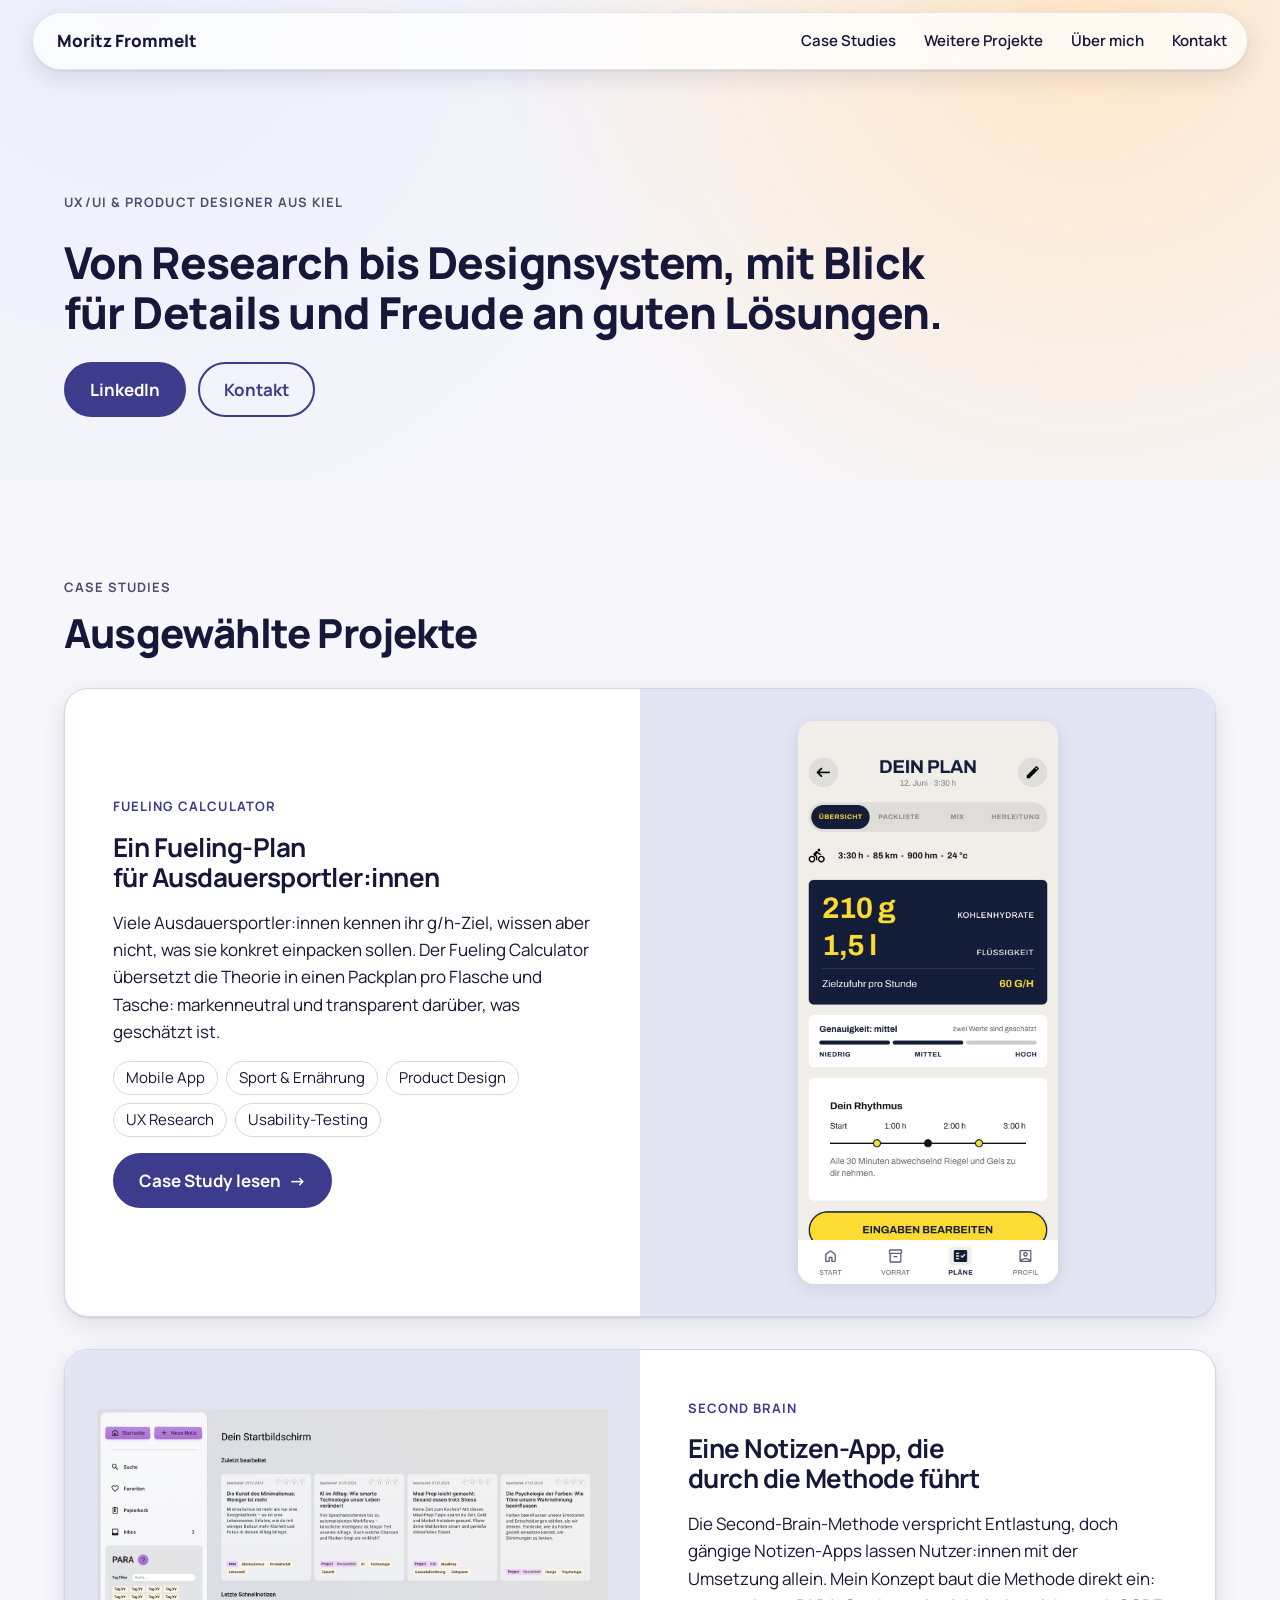
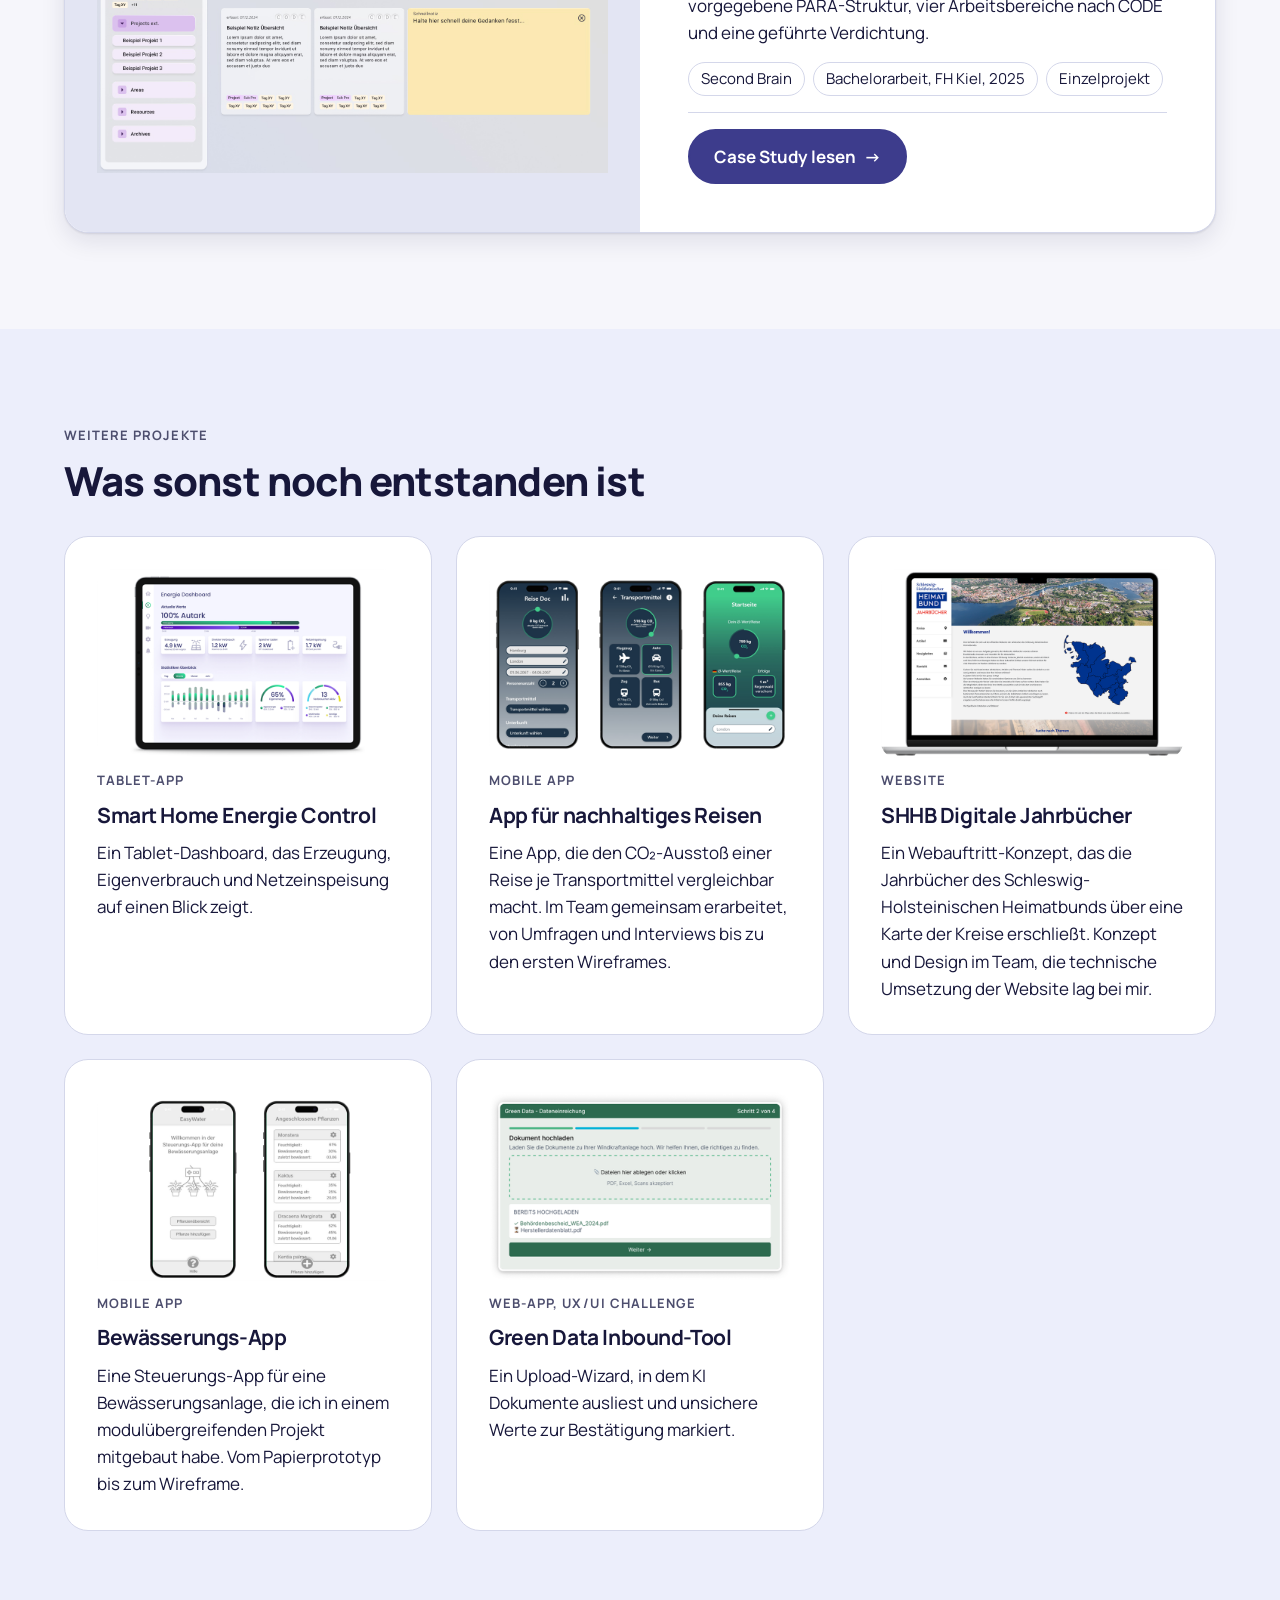
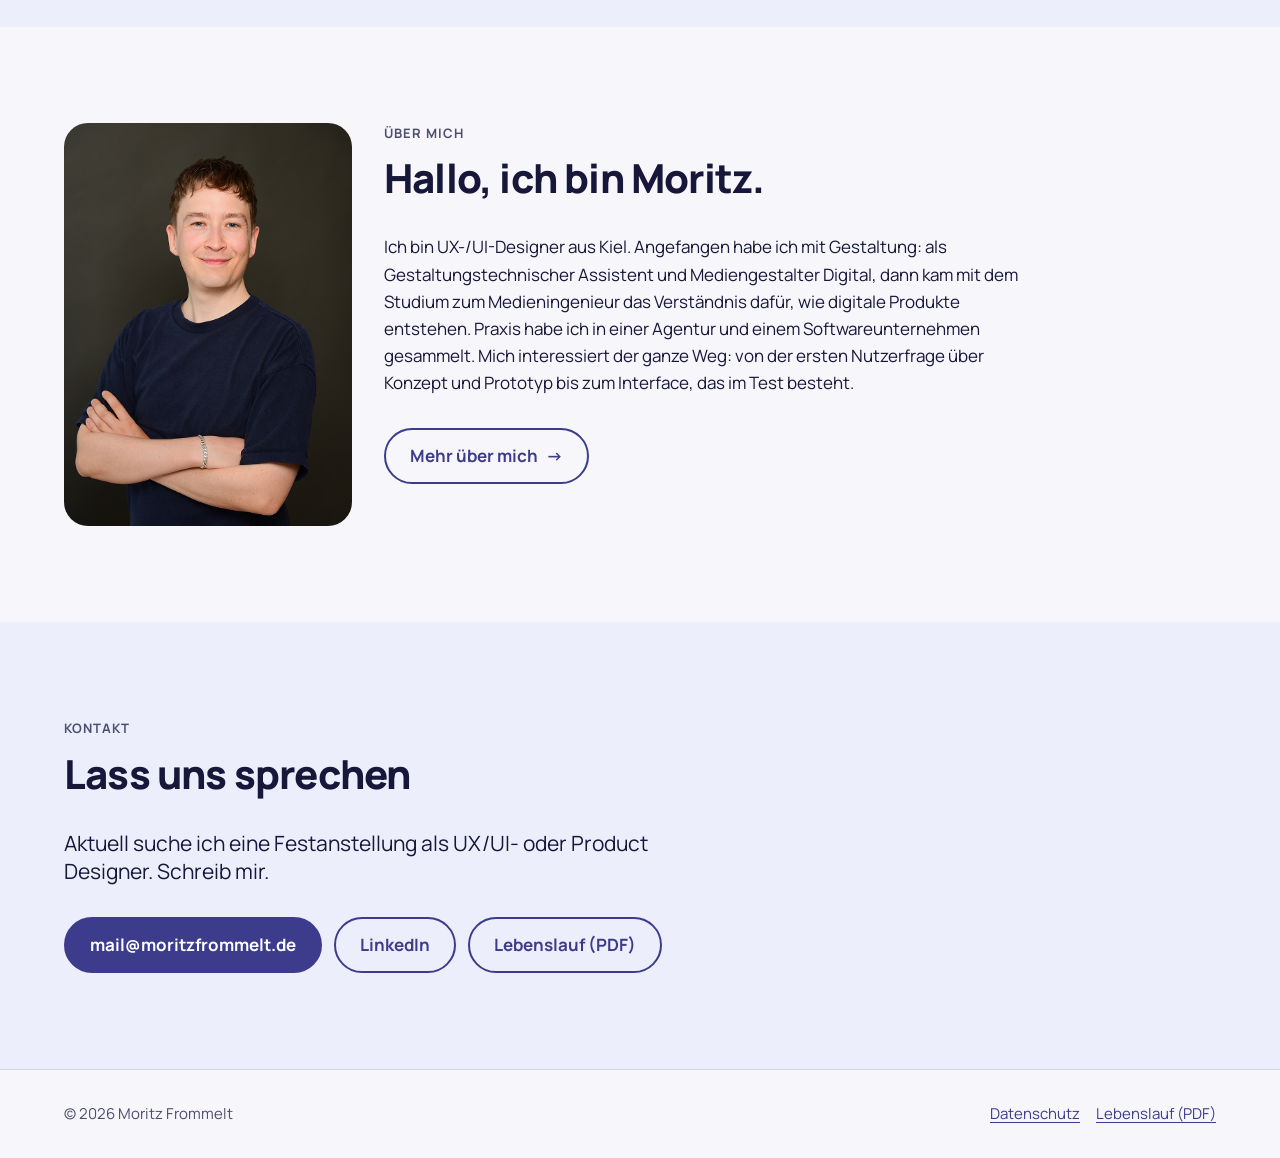
<file: index.html>
<!doctype html>
<html lang="de">
<head>
  <meta charset="utf-8">
  <meta name="viewport" content="width=device-width, initial-scale=1">
  <meta name="robots" content="noindex, nofollow">
  <title>UX/UI & Product Designer aus Kiel</title>
  <meta name="description" content="Portfolio von Moritz Frommelt, UX/UI- und Product Designer aus Kiel: Case Study Fueling Calculator, Bachelorarbeit Second Brain und weitere Arbeiten.">
  <link rel="stylesheet" href="style.css">
</head>
<body>
  <a class="skip-link" href="#inhalt">Zum Inhalt springen</a>

  <!-- S1 · Kopfzeile -->
  <div class="hero-zone">
  <header class="site-header">
    <div class="site-header__bar">
      <a class="site-header__name" href="index.html">Moritz Frommelt</a>
      <nav class="site-nav" aria-label="Hauptnavigation">
        <ul>
          <li><a href="#cases">Case Studies</a></li>
          <li><a href="#weitere-projekte">Weitere Projekte</a></li>
          <li><a href="ueber-mich.html">Über mich</a></li>
          <li><a href="#kontakt">Kontakt</a></li>
        </ul>
      </nav>
    </div>
  </header>

    <!-- S2 · Einstieg -->
    <section class="hero" aria-labelledby="hero-titel">
      <div class="container hero__inner">
        <span class="eyebrow">UX/UI &amp; Product Designer aus Kiel</span>
        <h1 id="hero-titel">Von Research bis Designsystem, mit Blick für Details und Freude an guten Lösungen.</h1>
        <div class="hero__actions">
          <a class="button button--primary" href="https://www.linkedin.com/in/moritzfrommelt" target="_blank" rel="noopener">LinkedIn</a>
          <a class="button button--secondary" href="#kontakt">Kontakt</a>
        </div>
      </div>
    </section>
  </div>

  <main id="inhalt">

    <!-- S3 · Case Studies -->
    <section class="section" id="cases" aria-labelledby="cases-titel">
      <div class="container">
        <div class="section__head">
          <span class="eyebrow">Case Studies</span>
          <h2 id="cases-titel">Ausgewählte Projekte</h2>
        </div>

        <div class="stack-lg">
          <article class="case-card">
            <div class="case-card__content">
              <span class="eyebrow eyebrow--accent">Fueling Calculator</span>
              <h3><a href="case-fueling-calculator.html">Ein Fueling-Plan für Ausdauersportler:innen</a></h3>
              <p>Viele Ausdauersportler:innen kennen ihr g/h-Ziel, wissen aber nicht, was
sie konkret einpacken sollen. Der Fueling Calculator übersetzt die Theorie
in einen Packplan pro Flasche und Tasche: markenneutral und transparent
darüber, was geschätzt ist.</p>
              <ul class="inline-list" aria-label="Merkmale">
                <li>Mobile App</li>
                <li>Sport &amp; Ernährung</li>
                <li>Product Design</li>
                <li>UX Research</li>
                <li>Usability-Testing</li>      
                
              </ul>
              <p><a class="button button--primary" href="case-fueling-calculator.html">Case Study lesen <span aria-hidden="true">→</span></a></p>
            </div>
            <div class="case-card__media">
              <img class="screen" src="media/aktuelle%20Screens/MF2%20–%20Plan%20–%20Übersicht.jpg" width="390" height="844" loading="lazy" decoding="async"
                   alt="Plan-Übersicht der App: 210 g Kohlenhydrate und 1,5 l Flüssigkeit für eine Tour von 3:30 Stunden und 85 km, Genauigkeit mittel">
            </div>
          </article>

          <article class="case-card case-card--reverse">
            <div class="case-card__content">
              <span class="eyebrow eyebrow--accent">Second Brain</span>
              <h3><a href="case-second-brain.html">Eine Notizen-App, die durch die Methode führt</a></h3>
              <p>Die Second-Brain-Methode verspricht Entlastung, doch gängige Notizen-Apps lassen Nutzer:innen mit der Umsetzung allein. Mein Konzept baut die Methode direkt ein: vorgegebene PARA-Struktur, vier Arbeitsbereiche nach CODE und eine geführte Verdichtung.</p>
              <ul class="inline-list" aria-label="Merkmale">
                <li>Second Brain</li>
                <li>Bachelorarbeit, FH Kiel, 2025</li>
                <li>Einzelprojekt</li>
              </ul>
              <hr class="case-card__divider">
              <p><a class="button button--primary" href="case-second-brain.html">Case Study lesen <span aria-hidden="true">→</span></a></p>
            </div>
            <div class="case-card__media">
              <img src="media/second-brain/startseite.jpg" width="1440" height="1024" loading="lazy" decoding="async"
                   alt="Startbildschirm der Notizen-App mit PARA-Seitenleiste, zuletzt bearbeiteten Notizen und einem Feld für Schnellnotizen">
            </div>
          </article>
        </div>
      </div>
    </section>

    <!-- S4 · Weitere Projekte -->
    <section class="section section--tint" id="weitere-projekte" aria-labelledby="arbeiten-titel">
      <div class="container">
        <div class="section__head">
          <span class="eyebrow">Weitere Projekte</span>
          <h2 id="arbeiten-titel">Was sonst noch entstanden ist</h2>
        </div>

        <div class="grid grid--3">
          <article class="card work-tile">
            <img src="media/tile-smart-home-energie.png" width="800" height="500" loading="lazy" decoding="async"
                 alt="Tablet-Dashboard „Energie Dashboard“: 100 % autark, mit Kacheln zu Erzeugung, Verbrauch, Speicher und Netzeinspeisung sowie einer Wochenstatistik">
            <span class="eyebrow">Tablet-App</span>
            <h3>Smart Home Energie Control</h3>
            <p>Ein Tablet-Dashboard, das Erzeugung, Eigenverbrauch und Netzeinspeisung auf einen Blick zeigt.</p>
          </article>

          <article class="card work-tile">
            <img src="media/tile-reise-app.png" width="800" height="500" loading="lazy" decoding="async"
                 alt="Drei Screens der Reise-App: CO₂-Rechner „Reise Doc“, Auswahl des Transportmittels und Startseite mit Reiseübersicht">
            <span class="eyebrow">Mobile App</span>
            <h3>App für nachhaltiges Reisen</h3>
            <p>Eine App, die den CO₂-Ausstoß einer Reise je Transportmittel vergleichbar macht. Im Team gemeinsam erarbeitet, von Umfragen und Interviews bis zu den ersten Wireframes.</p>
          </article>

          <article class="card work-tile">
            <img src="media/tile-shhb-jahrbuecher.png" width="800" height="500" loading="lazy" decoding="async"
                 alt="Startseite der SHHB-Jahrbücher-Website mit Luftbildbanner und einer klickbaren Karte der Kreise Schleswig-Holsteins">
            <span class="eyebrow">Website</span>
            <h3>SHHB Digitale Jahrbücher</h3>
            <p>Ein Webauftritt-Konzept, das die Jahrbücher des Schleswig-Holsteinischen Heimatbunds über eine Karte der Kreise erschließt. Konzept und Design im Team, die technische Umsetzung der Website lag bei mir.</p>
          </article>

          <article class="card work-tile">
            <img src="media/tile-bewaesserung-app.png" width="800" height="500" loading="lazy" decoding="async"
                 alt="Zwei Wireframe-Screens der App EasyWater: Startseite der Steuerungs-App und Liste der angeschlossenen Pflanzen mit Feuchtigkeitswerten">
            <span class="eyebrow">Mobile App</span>
            <h3>Bewässerungs-App</h3>
            <p>Eine Steuerungs-App für eine Bewässerungsanlage, die ich in einem modulübergreifenden Projekt mitgebaut habe. Vom Papierprototyp bis zum Wireframe.</p>
          </article>

          <article class="card work-tile">
            <img src="media/tile-green-data.png" width="800" height="500" loading="lazy" decoding="async"
                 alt="Upload-Wizard von Green Data, Schritt 2 von 4: Dokumente zur Windkraftanlage hochladen, zwei Dateien sind bereits hinterlegt">
            <span class="eyebrow">Web-App, UX/UI Challenge</span>
            <h3>Green Data Inbound-Tool</h3>
            <p>Ein Upload-Wizard, in dem KI Dokumente ausliest und unsichere Werte zur Bestätigung markiert.</p>
          </article>
        </div>
      </div>
    </section>

    <!-- S5 · Über mich -->
    <section class="section" id="ueber-mich" aria-labelledby="ueber-titel">
      <div class="container about">
        <img class="about__portrait" src="media/profil/pb_komprimiert_v3.jpg" width="412" height="577" loading="lazy" decoding="async"
             alt="Moritz Frommelt, lächelnd, mit verschränkten Armen vor dunklem Hintergrund">
        <div class="stack-lg">
          <div class="section__head">
            <span class="eyebrow">Über mich</span>
            <h2 id="ueber-titel">Hallo, ich bin Moritz.</h2>
          </div>
          <p>Ich bin UX-/UI-Designer aus Kiel. Angefangen habe ich mit Gestaltung: als Gestaltungstechnischer Assistent und Mediengestalter Digital, dann kam mit dem Studium zum Medieningenieur das Verständnis dafür, wie digitale Produkte entstehen. Praxis habe ich in einer Agentur und einem Softwareunternehmen gesammelt. Mich interessiert der ganze Weg: von der ersten Nutzerfrage über Konzept und Prototyp bis zum Interface, das im Test besteht.</p>
          <p><a class="button button--secondary" href="ueber-mich.html">Mehr über mich <span aria-hidden="true">→</span></a></p>
        </div>
      </div>
    </section>

    <!-- S7 · Kontakt -->
    <section class="section section--tint" id="kontakt" aria-labelledby="kontakt-titel">
      <div class="container contact stack-lg">
        <div class="section__head">
          <span class="eyebrow">Kontakt</span>
          <h2 id="kontakt-titel">Lass uns sprechen</h2>
        </div>
        <p class="lead">Aktuell suche ich eine Festanstellung als UX/UI- oder Product Designer. Schreib mir.</p>
        <div class="contact__links">
          <a class="button button--primary" href="mailto:mail@moritzfrommelt.de">mail@moritzfrommelt.de</a>
          <a class="button button--secondary" href="https://www.linkedin.com/in/moritzfrommelt" target="_blank" rel="noopener">LinkedIn</a>
          <a class="button button--secondary" href="unterlagen/Lebenslauf_Moritz-Frommelt_final.pdf">Lebenslauf (PDF)</a>
        </div>
      </div>
    </section>
  </main>

  <!-- S8 · Fußzeile -->
  <footer class="site-footer">
    <div class="container site-footer__inner">
      <p>© 2026 Moritz Frommelt</p>
      <ul>
        <!-- <li><a href="impressum.html">Impressum</a></li> -->
        <li><a href="datenschutz.html">Datenschutz</a></li>
        <li><a href="unterlagen/Lebenslauf_Moritz-Frommelt_final.pdf">Lebenslauf (PDF)</a></li>
      </ul>
    </div>
  </footer>

</body>
</html>
</file>
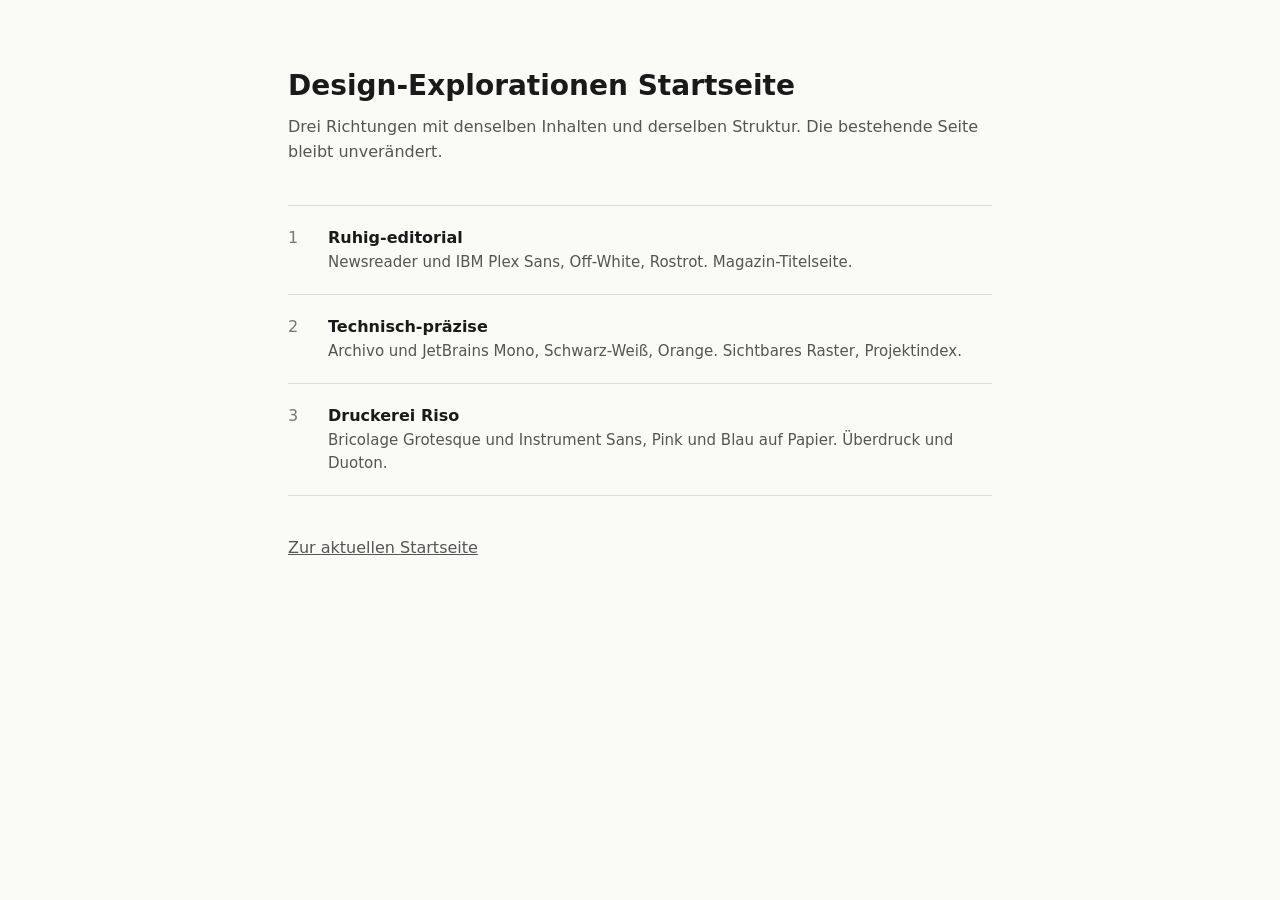
<file: design-explorations/index.html>
<!doctype html>
<html lang="de">
<head>
  <meta charset="utf-8">
  <meta name="viewport" content="width=device-width, initial-scale=1">
  <meta name="robots" content="noindex, nofollow">
  <title>Design-Explorationen</title>
  <style>
    body { margin: 0; background: #FAFAF7; color: #1A1A1A; font: 400 1rem/1.55 system-ui, sans-serif; }
    main { max-width: 44rem; margin: 0 auto; padding: 4rem 1rem; }
    h1 { font-size: 1.75rem; margin: 0 0 .5rem; }
    p { color: #555; margin: 0 0 2.5rem; }
    ol { list-style: none; margin: 0; padding: 0; border-top: 1px solid #DDD; }
    li a { display: grid; grid-template-columns: 2.5rem 1fr; padding: 1.25rem 0; border-bottom: 1px solid #DDD; text-decoration: none; color: inherit; }
    li a:hover strong { text-decoration: underline; }
    li span { color: #777; font-variant-numeric: tabular-nums; }
    li small { grid-column: 2; color: #555; font-size: .9375rem; }
    a:focus-visible { outline: 2px solid #1A1A1A; outline-offset: 4px; }
  </style>
</head>
<body>
  <main>
    <h1>Design-Explorationen Startseite</h1>
    <p>Drei Richtungen mit denselben Inhalten und derselben Struktur. Die bestehende Seite bleibt unverändert.</p>
    <ol>
      <li><a href="style-1-editorial.html"><span>1</span><strong>Ruhig-editorial</strong><small>Newsreader und IBM Plex Sans, Off-White, Rostrot. Magazin-Titelseite.</small></a></li>
      <li><a href="style-2-technisch.html"><span>2</span><strong>Technisch-präzise</strong><small>Archivo und JetBrains Mono, Schwarz-Weiß, Orange. Sichtbares Raster, Projektindex.</small></a></li>
      <li><a href="style-3-riso.html"><span>3</span><strong>Druckerei Riso</strong><small>Bricolage Grotesque und Instrument Sans, Pink und Blau auf Papier. Überdruck und Duoton.</small></a></li>
    </ol>
    <p style="margin-top:2.5rem"><a href="../index.html" style="color:inherit">Zur aktuellen Startseite</a></p>
  </main>
</body>
</html>
</file>
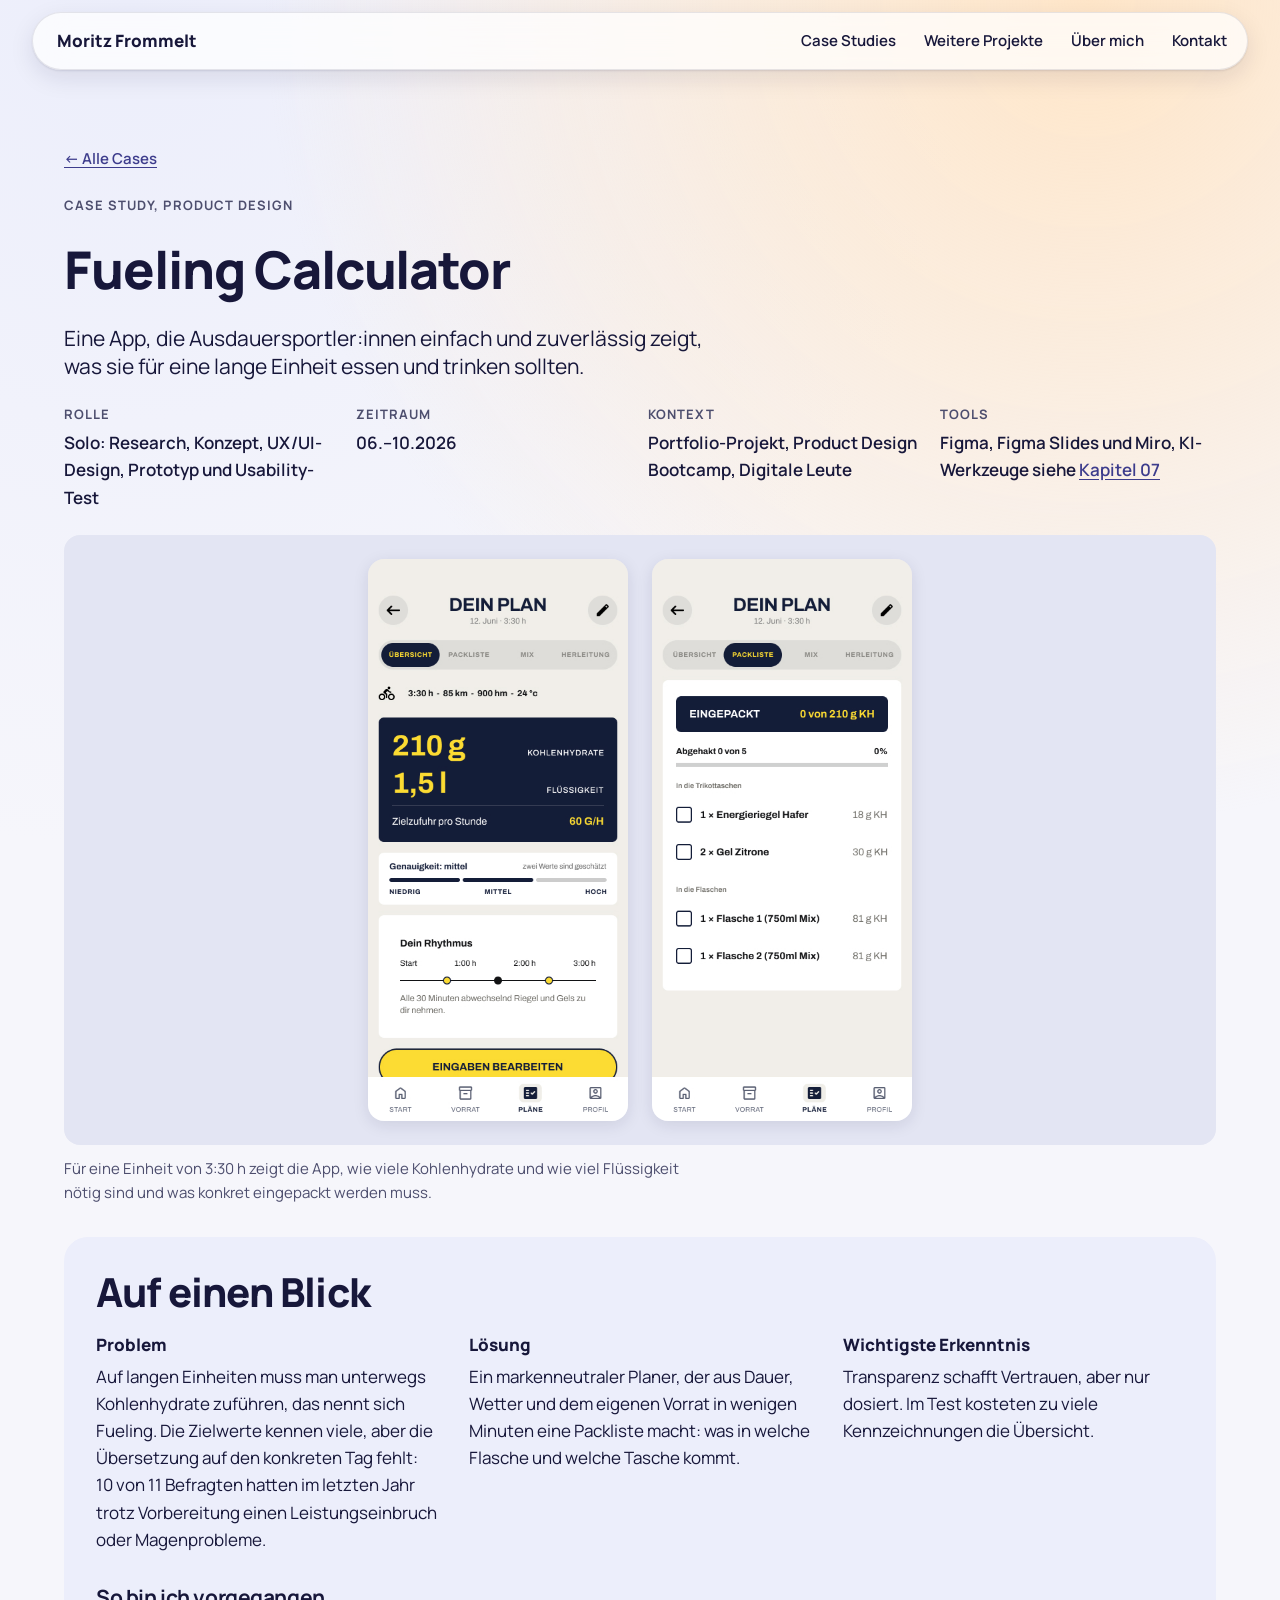
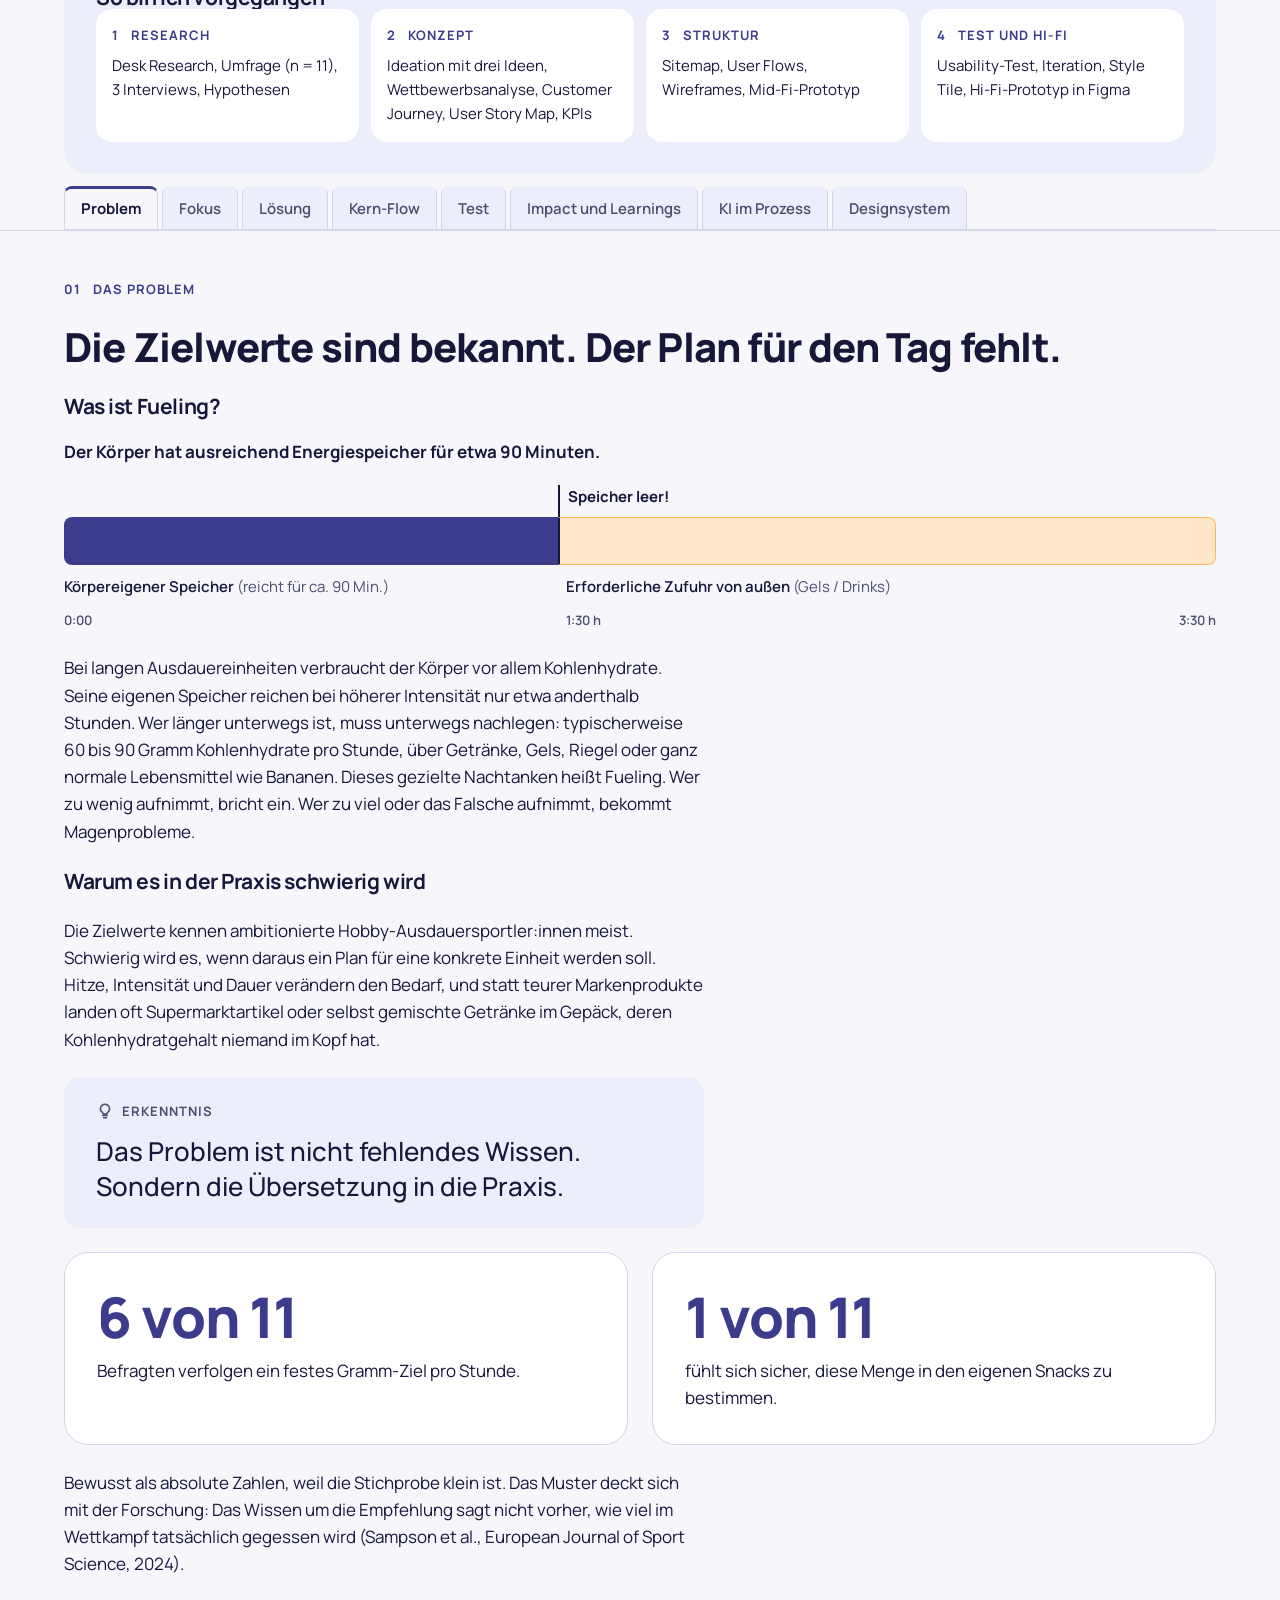
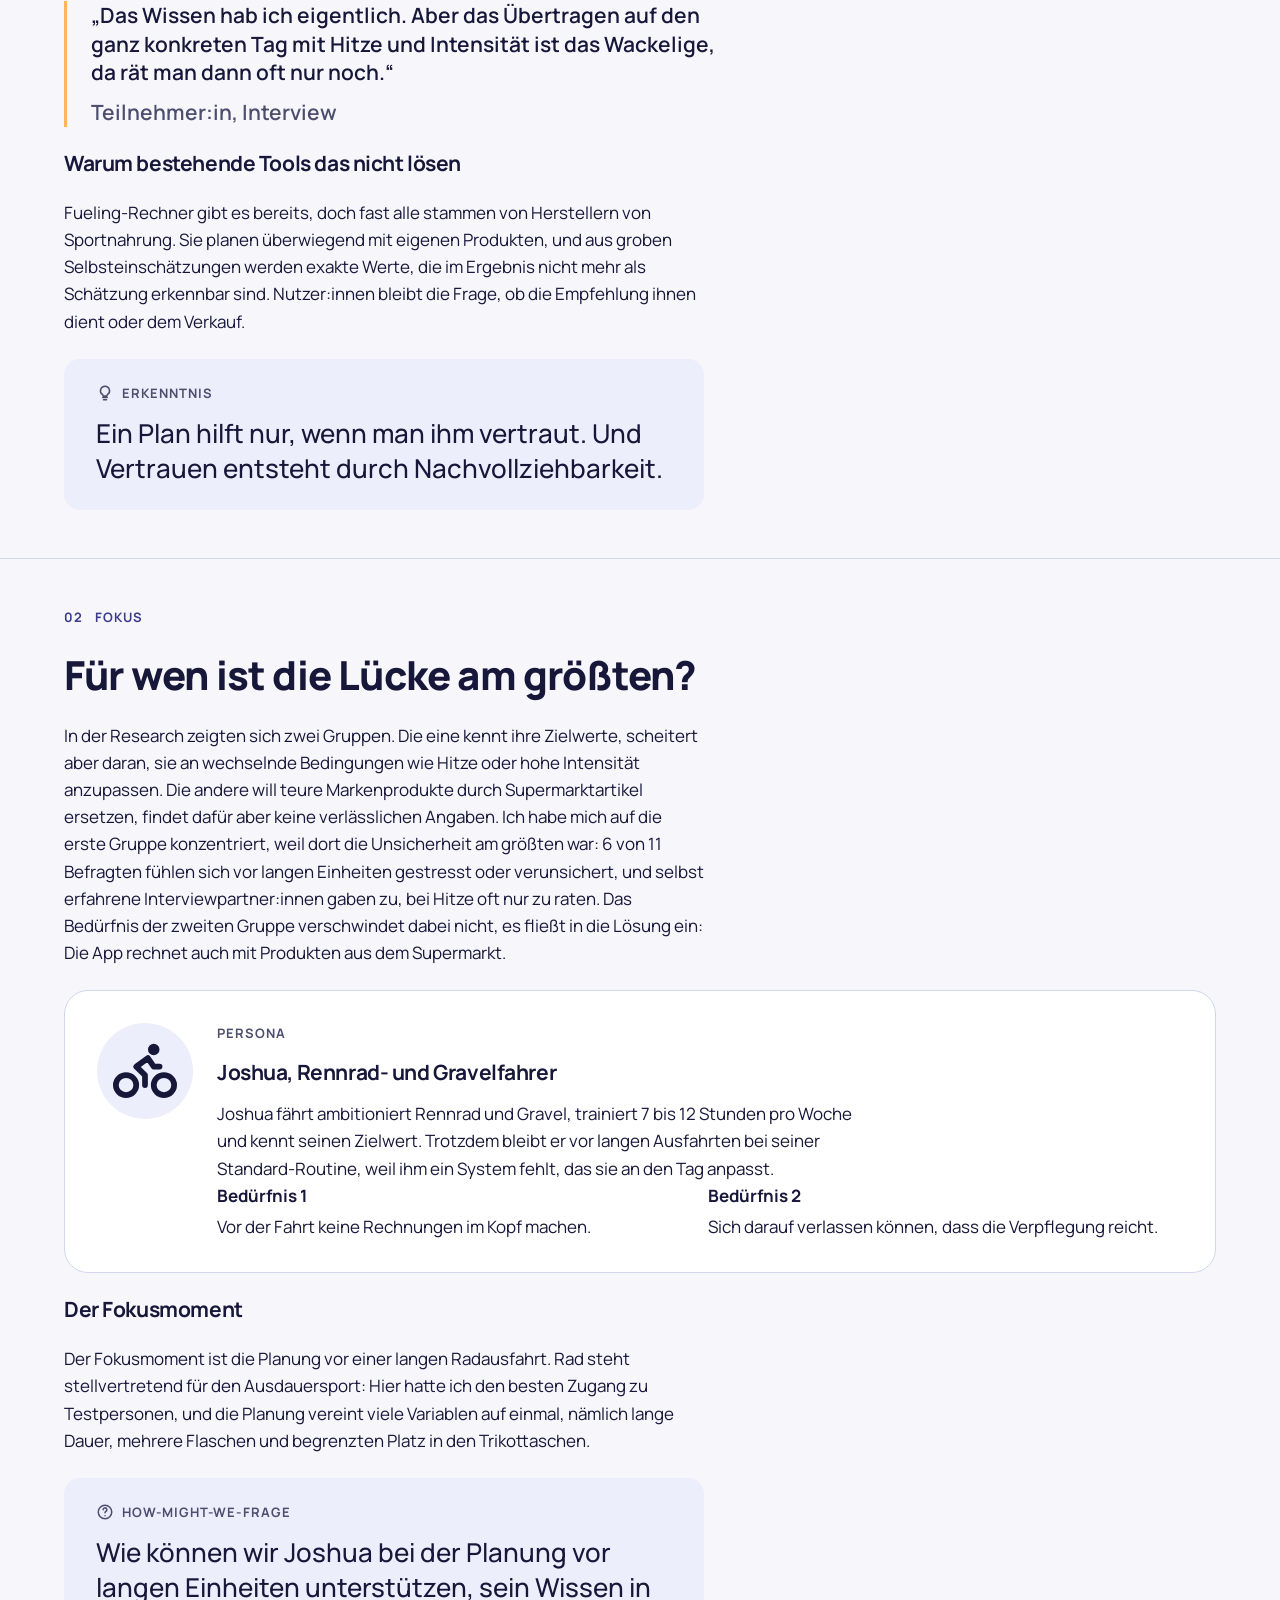
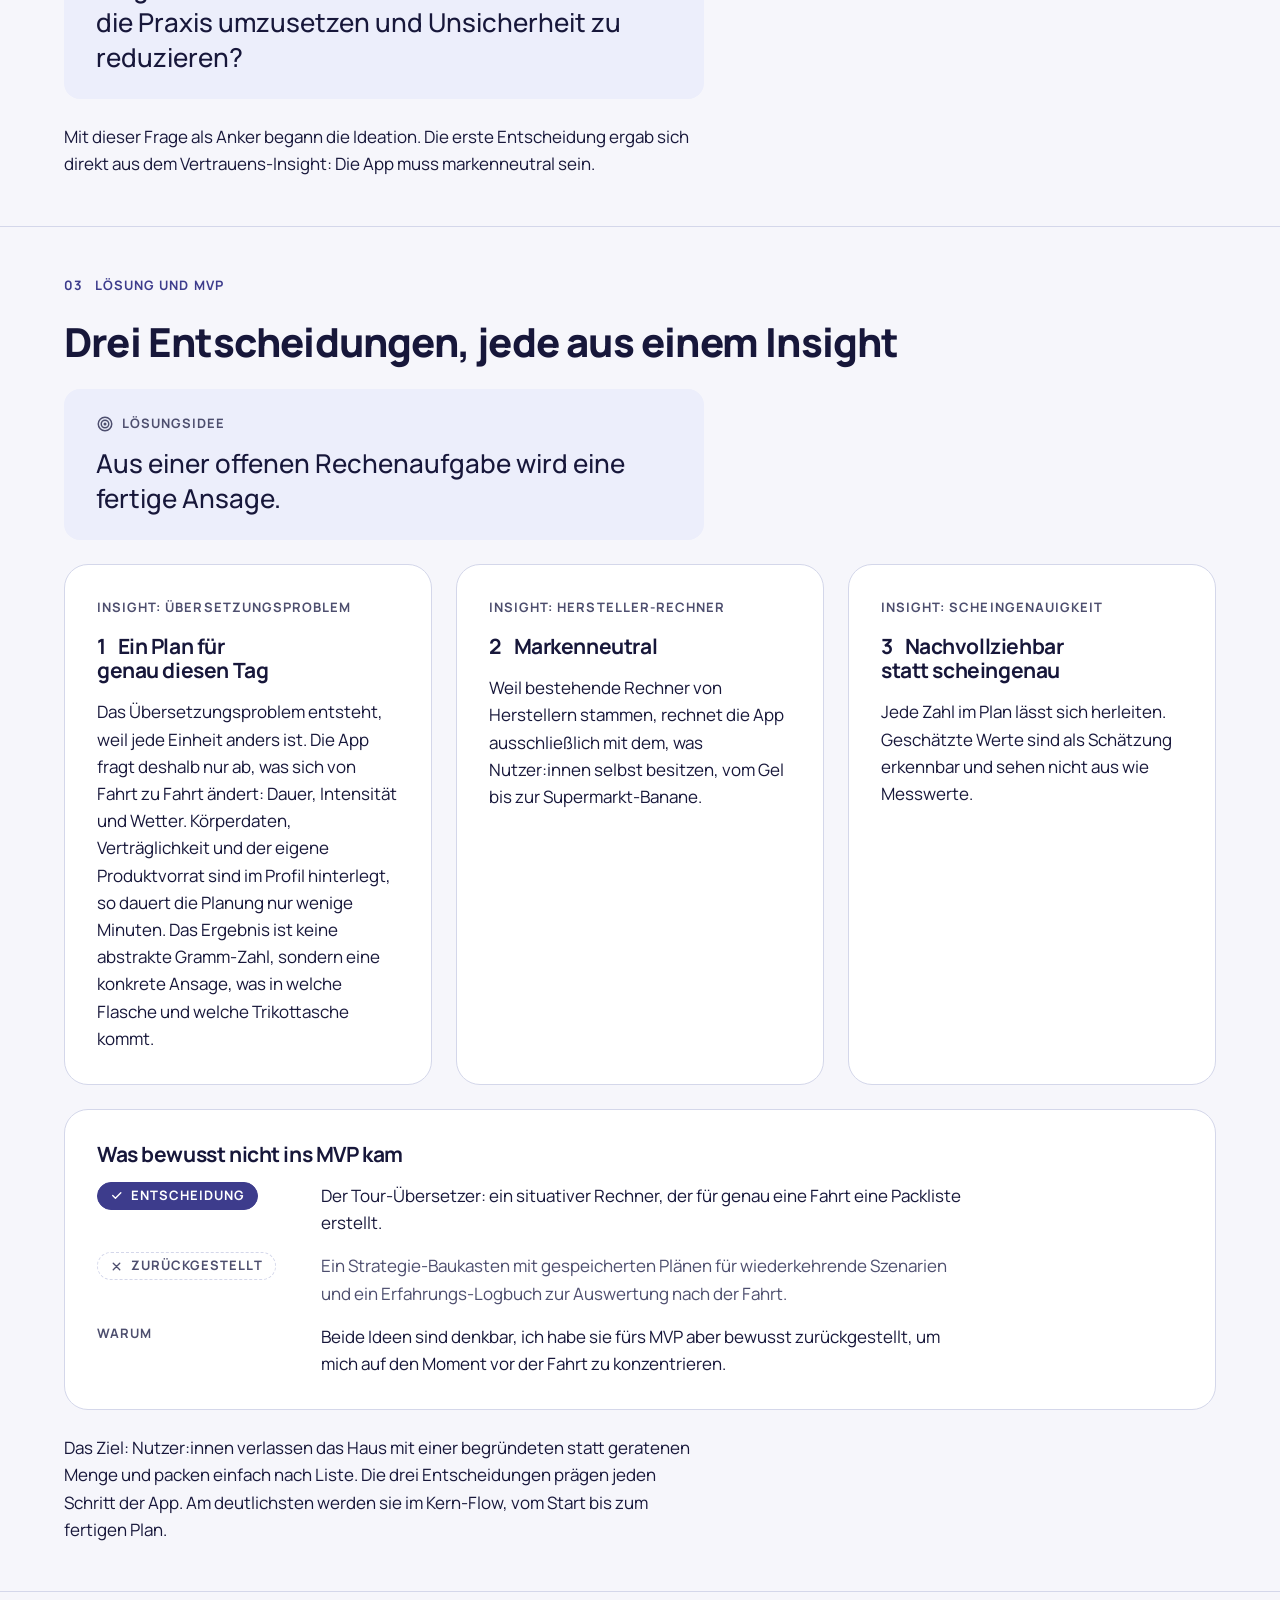
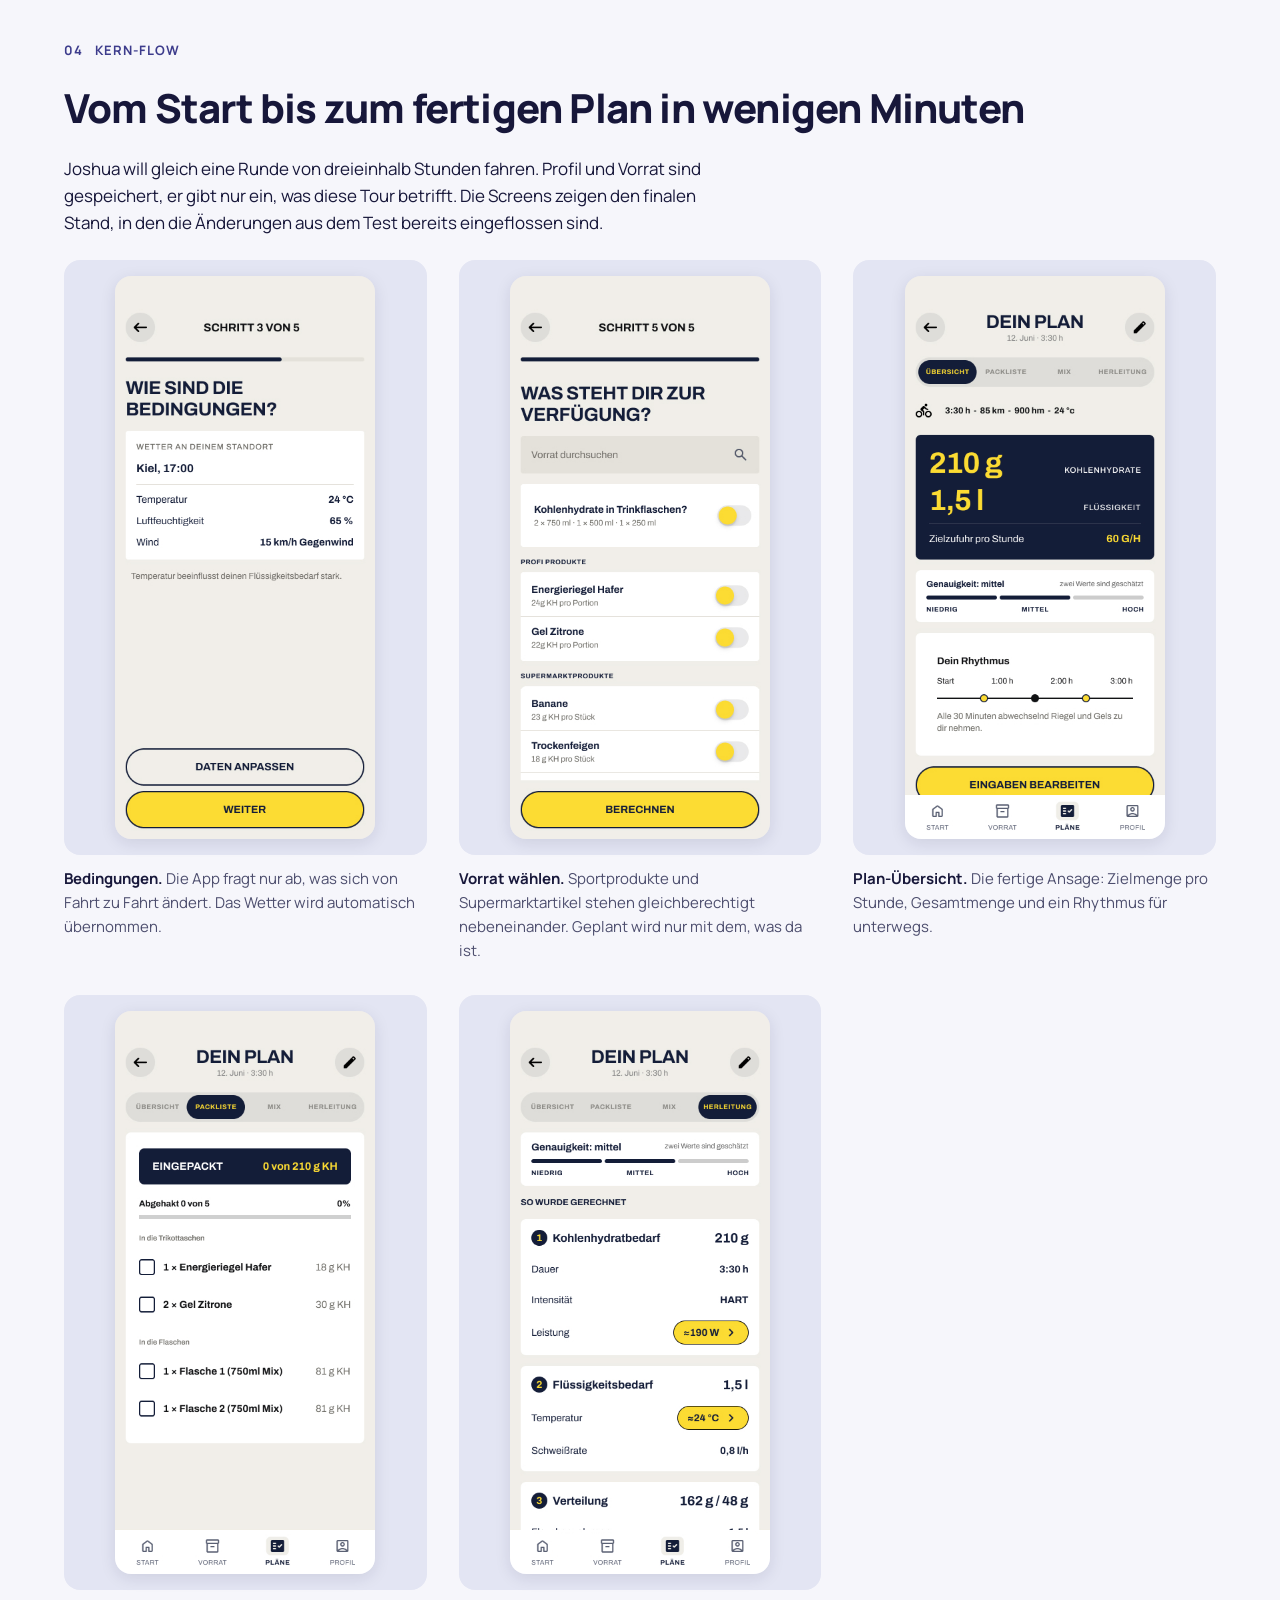
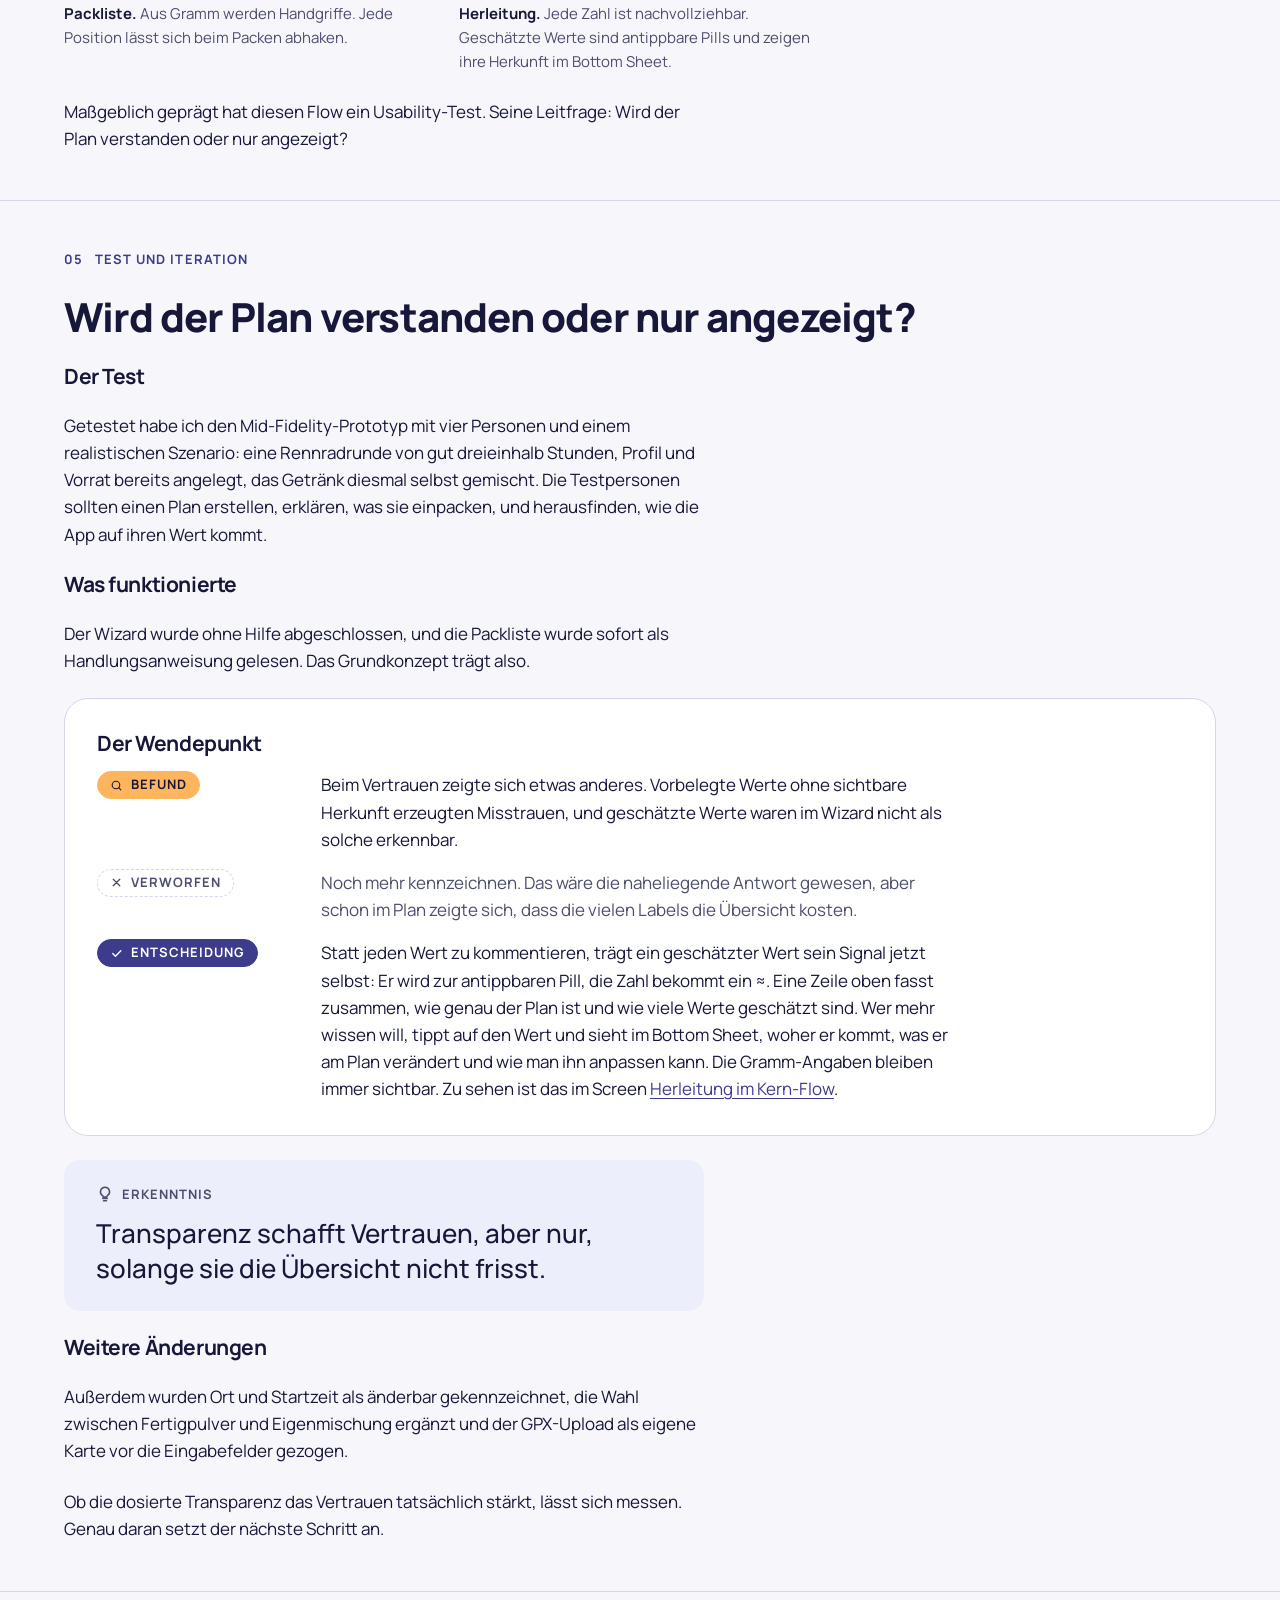
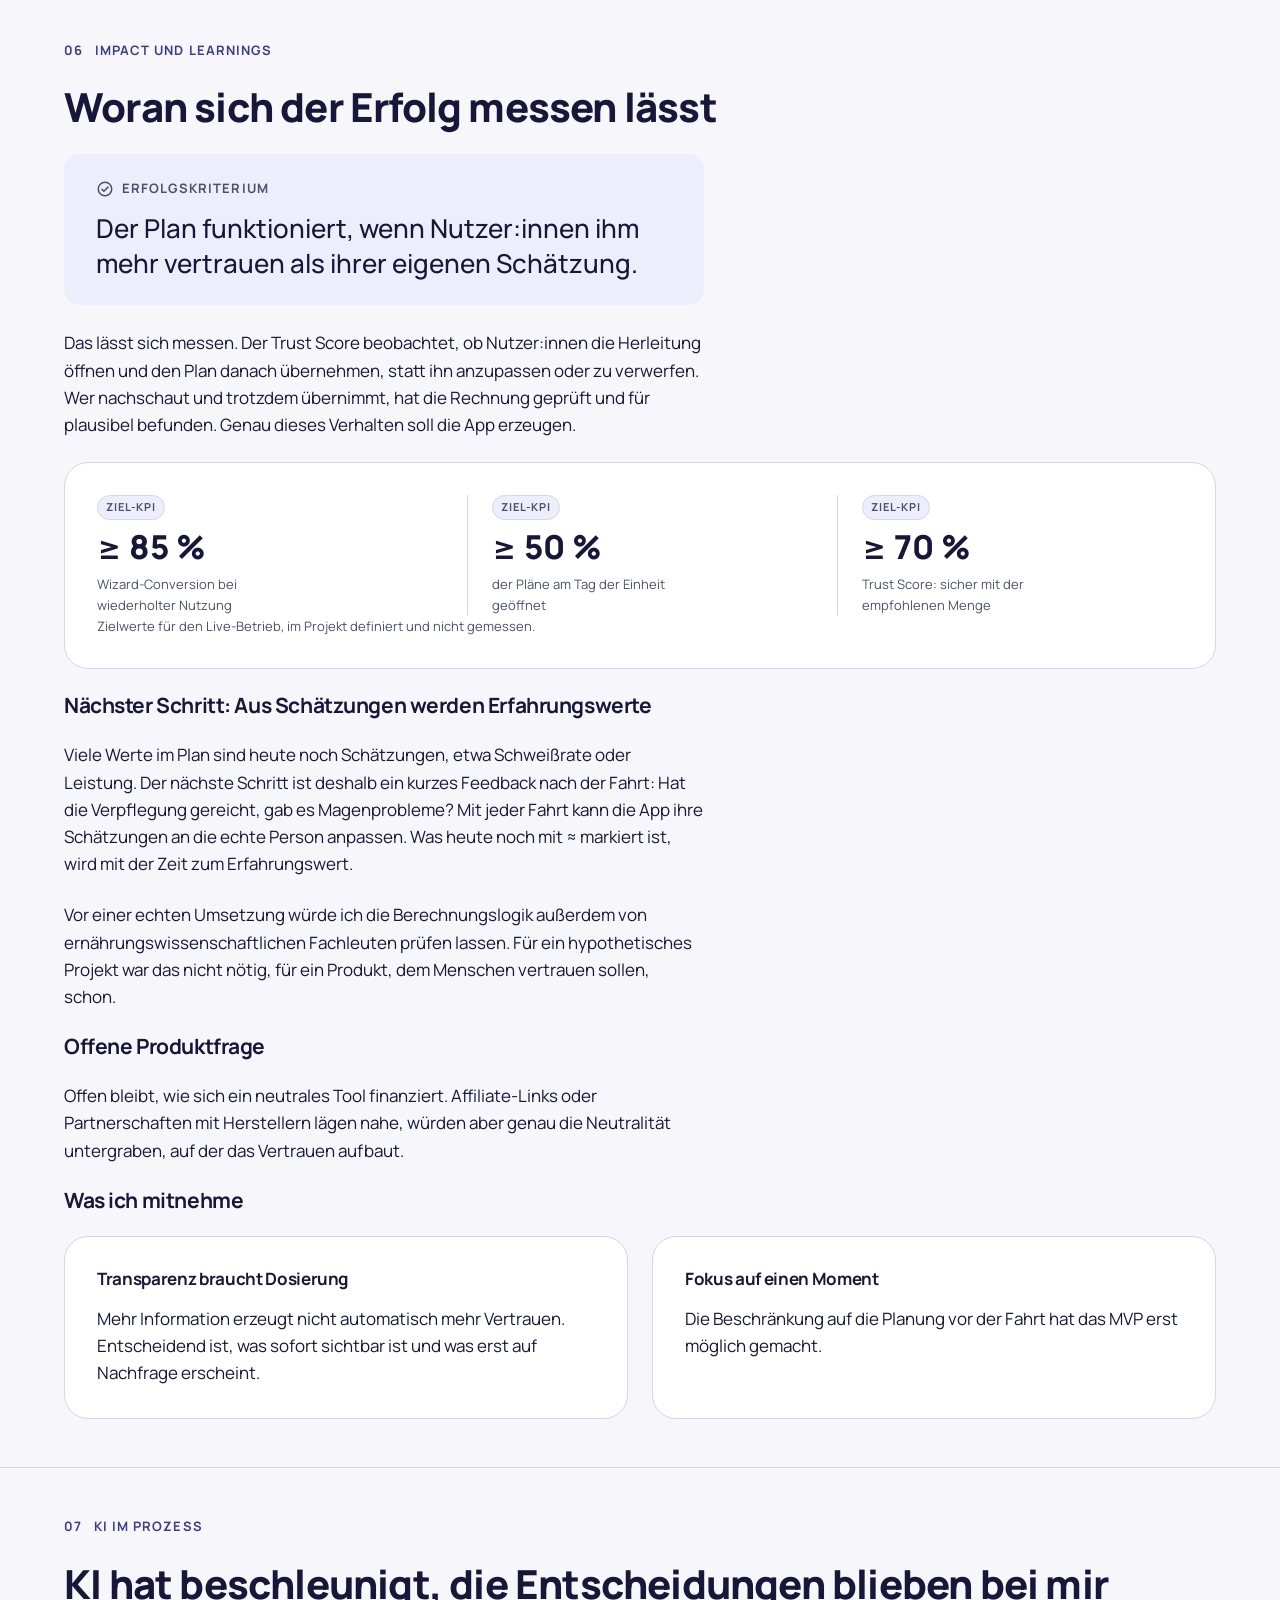
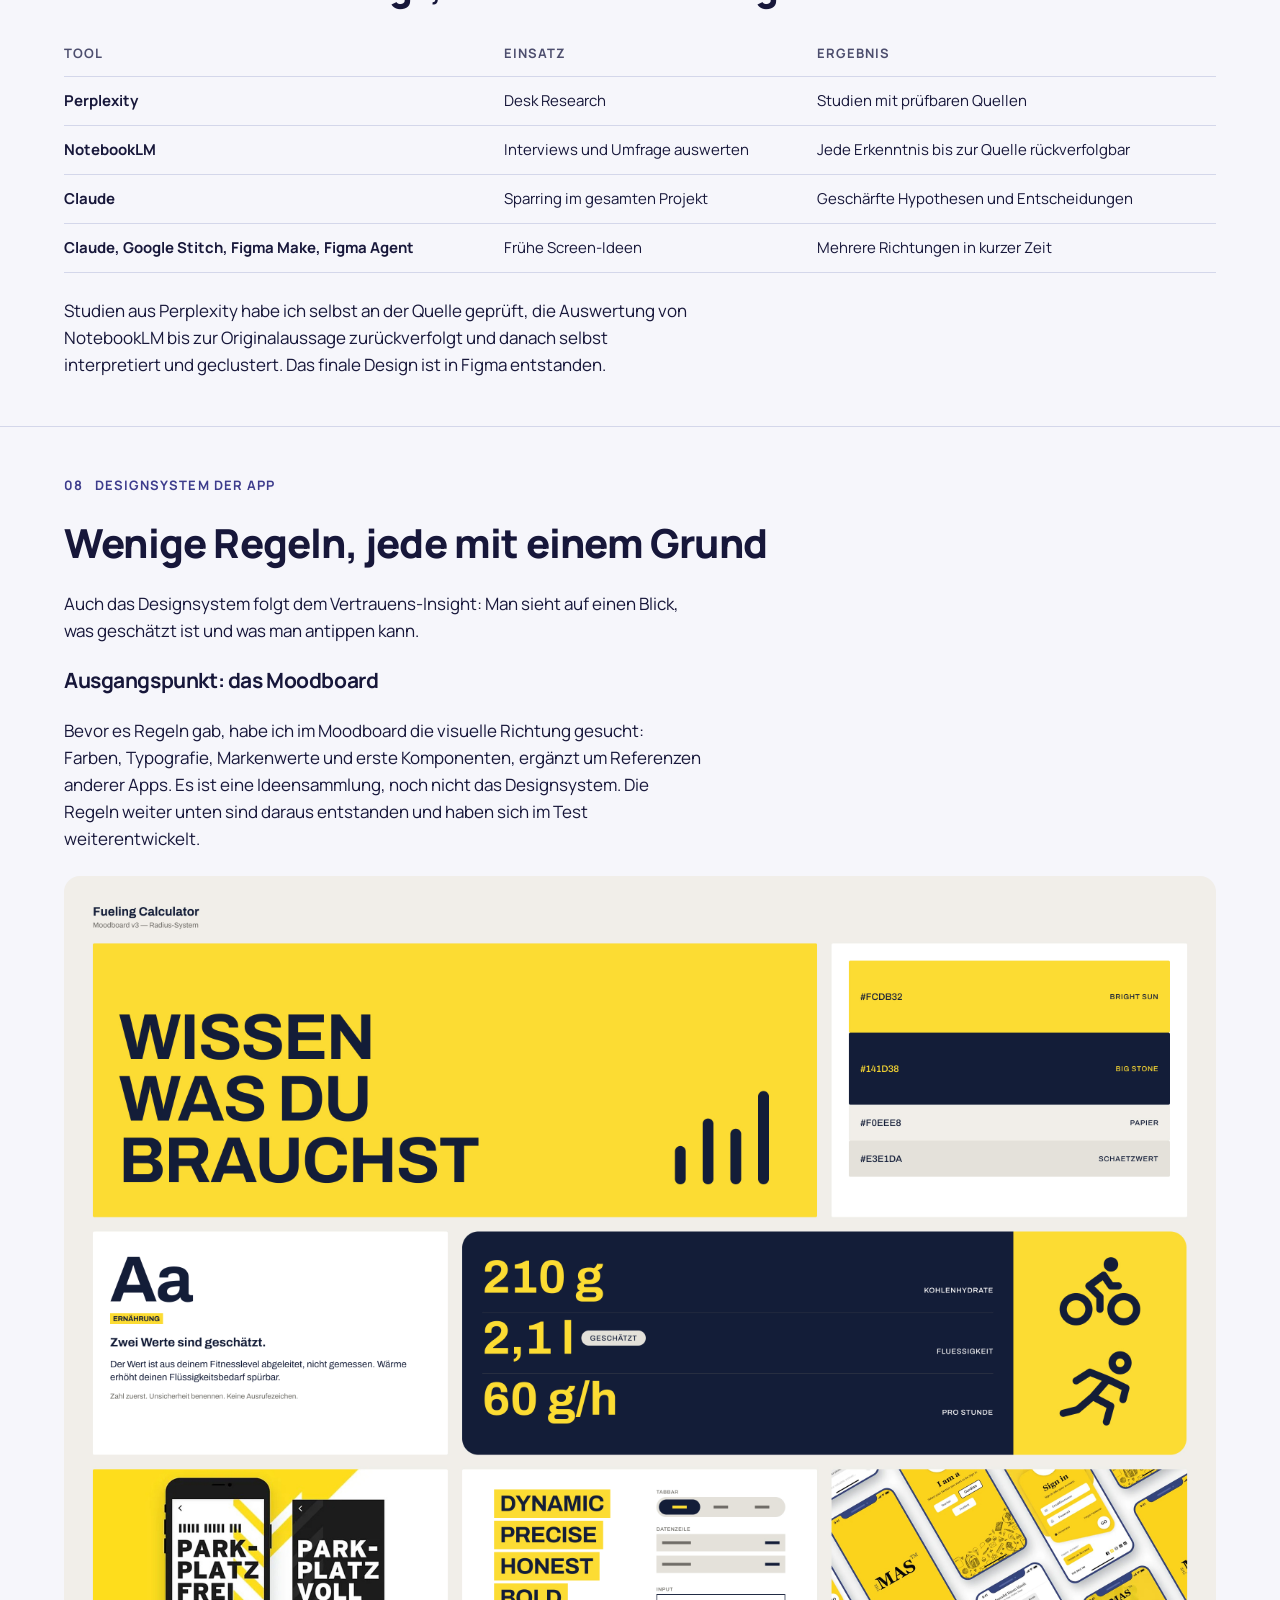
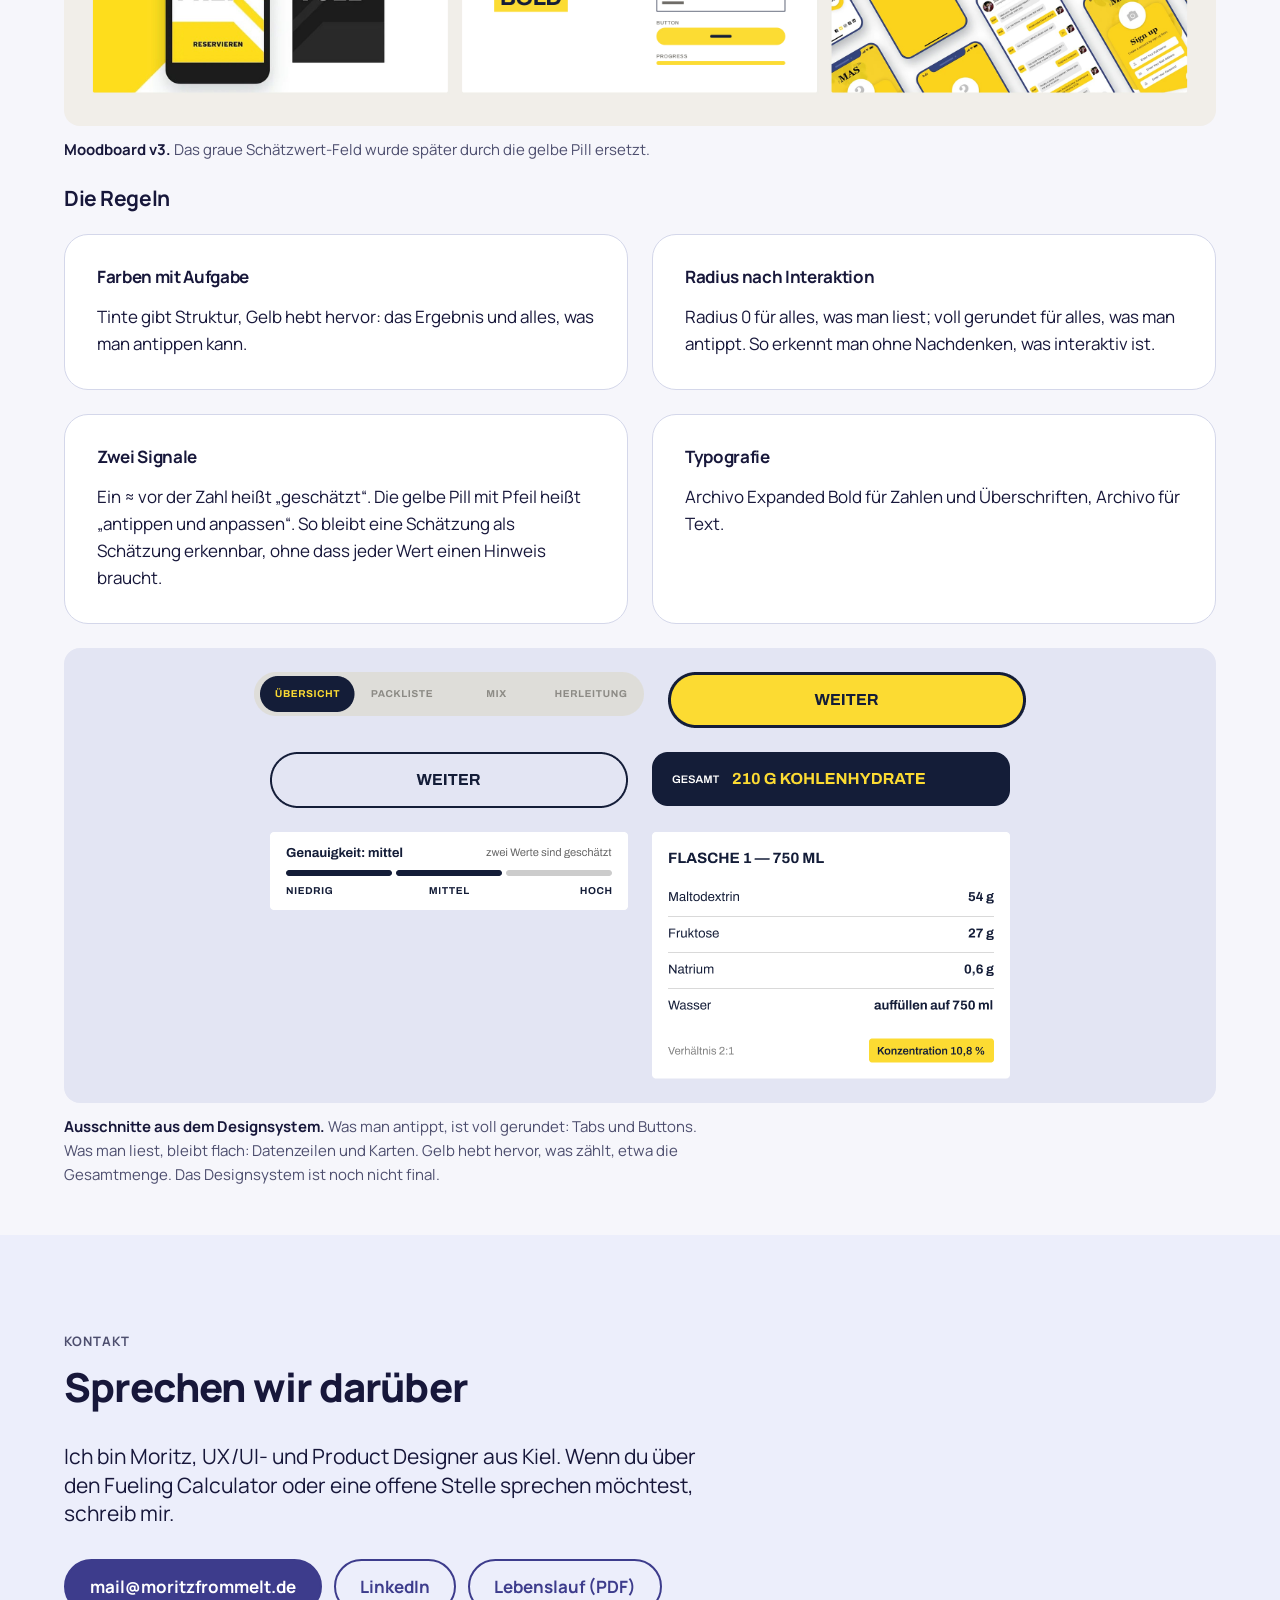
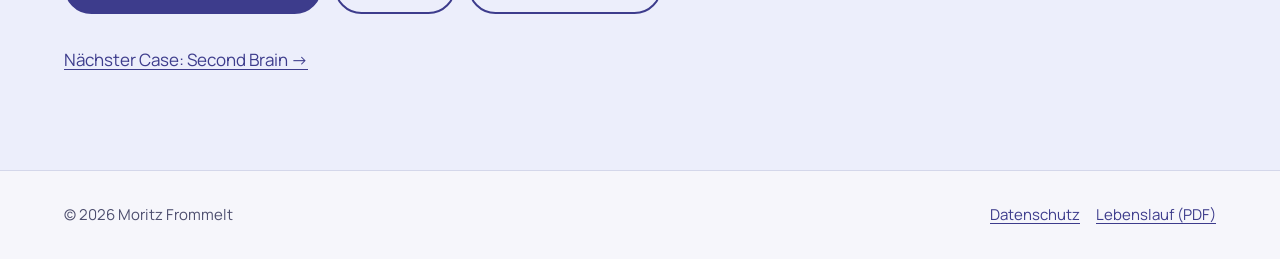
<file: case-fueling-calculator.html>
<!doctype html>
<html lang="de">
<head>
  <meta charset="utf-8">
  <meta name="viewport" content="width=device-width, initial-scale=1">
  <meta name="robots" content="noindex, nofollow">
  <title>Fueling Calculator: Case Study von Moritz Frommelt</title>
  <meta name="description" content="Case Study: eine markenneutrale App, die für lange Ausdauereinheiten plant, was in welche Flasche und Tasche kommt. Research, Konzept, UI und Test.">
  <link rel="stylesheet" href="style.css">
</head>
<body>
  <a class="skip-link" href="#inhalt">Zum Inhalt springen</a>

  <div class="hero-zone">
  <header class="site-header">
    <div class="site-header__bar">
      <a class="site-header__name" href="index.html">Moritz Frommelt</a>
      <nav class="site-nav" aria-label="Hauptnavigation">
        <ul>
          <li><a href="index.html#cases">Case Studies</a></li>
          <li><a href="index.html#weitere-projekte">Weitere Projekte</a></li>
          <li><a href="ueber-mich.html">Über mich</a></li>
          <li><a href="#kontakt">Kontakt</a></li>
        </ul>
      </nav>
    </div>
  </header>

    <!-- C1 · Hero -->
    <section class="case-hero hero" aria-labelledby="case-titel">
      <div class="container case-hero__inner">
        <a class="breadcrumb" href="index.html#cases"><span aria-hidden="true">←</span> Alle Cases</a>
        <span class="eyebrow">Case Study, Product Design</span>
        <h1 id="case-titel">Fueling Calculator</h1>
        <p class="lead">Eine App, die Ausdauersportler:innen einfach und zuverlässig zeigt, was sie für eine lange Einheit essen und trinken sollten.</p>
        <dl class="meta">
          <div><dt>Rolle</dt><dd>Solo: Research, Konzept, UX/UI-Design, Prototyp und Usability-Test</dd></div>
          <div><dt>Zeitraum</dt><dd>06.–10.2026</dd></div>
          <div><dt>Kontext</dt><dd>Portfolio-Projekt, Product Design Bootcamp, Digitale Leute</dd></div>
          <div><dt>Tools</dt><dd>Figma, Figma Slides und Miro, KI-Werkzeuge siehe <a href="#ki">Kapitel 07</a></dd></div>
        </dl>
        <figure class="figure">
          <div class="stage">
            <img class="screen" src="media/aktuelle%20Screens/MF2%20–%20Plan%20–%20Übersicht.jpg" width="390" height="844"
                 alt="Plan-Übersicht für 3:30 h, 85 km und 24 °C: 210 g Kohlenhydrate, 1,5 l Flüssigkeit, 60 g pro Stunde, Genauigkeit mittel, darunter der Rhythmus der Einnahme">
            <img class="screen" src="media/aktuelle%20Screens/MF2%20–%20Plan%20–%20Packliste.jpg" width="390" height="844"
                 alt="Packliste: ein Energieriegel und zwei Gels für die Trikottaschen, zwei Flaschen mit Mix, oben der Stand 0 von 210 g Kohlenhydraten eingepackt">
          </div>
          <figcaption class="figure__caption">Für eine Einheit von 3:30&nbsp;h zeigt die App, wie viele Kohlenhydrate und wie viel Flüssigkeit nötig sind und was konkret eingepackt werden muss.</figcaption>
        </figure>
      </div>
    </section>
  </div>

  <main id="inhalt">

    <!-- C1b · Auf einen Blick -->
    <section class="container stack-lg" aria-labelledby="blick-titel">
      <div class="glance stack-lg">
        <div>
          <h2 id="blick-titel">Auf einen Blick</h2>
          <dl>
            <div>
              <dt>Problem</dt>
              <dd>Auf langen Einheiten muss man unterwegs Kohlenhydrate zuführen, das nennt sich Fueling. Die Zielwerte kennen viele, aber die Übersetzung auf den konkreten Tag fehlt: 10 von 11 Befragten hatten im letzten Jahr trotz Vorbereitung einen Leistungseinbruch oder Magenprobleme.</dd>
            </div>
            <div>
              <dt>Lösung</dt>
              <dd>Ein markenneutraler Planer, der aus Dauer, Wetter und dem eigenen Vorrat in wenigen Minuten eine Packliste macht: was in welche Flasche und welche Tasche kommt.</dd>
            </div>
            <div>
              <dt>Wichtigste Erkenntnis</dt>
              <dd>Transparenz schafft Vertrauen, aber nur dosiert. Im Test kosteten zu viele Kennzeichnungen die Übersicht.</dd>
            </div>
          </dl>
        </div>

        <div class="stack">
          <h3>So bin ich vorgegangen</h3>
          <ol class="steps">
            <li class="steps__item">
              <span class="eyebrow eyebrow--accent"><span class="label-num">1</span>Research</span>
              <p>Desk Research, Umfrage (n = 11), 3 Interviews, Hypothesen</p>
            </li>
            <li class="steps__item">
              <span class="eyebrow eyebrow--accent"><span class="label-num">2</span>Konzept</span>
              <p>Ideation mit drei Ideen, Wettbewerbsanalyse, Customer Journey, User Story Map, KPIs</p>
            </li>
            <li class="steps__item">
              <span class="eyebrow eyebrow--accent"><span class="label-num">3</span>Struktur</span>
              <p>Sitemap, User Flows, Wireframes, Mid-Fi-Prototyp</p>
            </li>
            <li class="steps__item">
              <span class="eyebrow eyebrow--accent"><span class="label-num">4</span>Test und Hi-Fi</span>
              <p>Usability-Test, Iteration, Style Tile, Hi-Fi-Prototyp in Figma</p>
            </li>
          </ol>
        </div>
      </div>

    </section>

    <!-- Kapitel-Tabs: kleben unter der Kopfzeile, aktiver Tab per Skript am Seitenende -->
    <nav class="chapter-tabs" aria-label="Kapitel">
      <div class="container">
        <ol class="chapter-tabs__list">
          <li><a href="#problem">Problem</a></li>
          <li><a href="#fokus">Fokus</a></li>
          <li><a href="#loesung">Lösung</a></li>
          <li><a href="#kern-flow">Kern-Flow</a></li>
          <li><a href="#test">Test</a></li>
          <li><a href="#impact">Impact und Learnings</a></li>
          <li><a href="#ki">KI im Prozess</a></li>
          <li><a href="#designsystem">Designsystem</a></li>
        </ol>
      </div>
    </nav>

    <!-- C2 · Das Problem -->
    <section class="chapter" id="problem" aria-labelledby="problem-titel">
      <div class="container">
        <span class="eyebrow chapter__number"><span class="label-num">01</span>Das Problem</span>
        <h2 id="problem-titel">Die Zielwerte sind bekannt. Der Plan für den Tag fehlt.</h2>

        <h3>Was ist Fueling?</h3>
        <!-- Speicher-Grafik nach Moritz' Vorgabe (14.11.2026): Zeitstrahl 0–3:30 h, Zäsur bei 90 Min, Erklärung steht im Fließtext darunter. Spalten 3fr/4fr = 90/120 Minuten -->
        <figure class="figure">
          <div class="fuel">
            <p class="fuel__title">Der Körper hat ausreichend Energiespeicher für etwa 90&nbsp;Minuten.</p>
            <div class="fuel__timeline">
              <span class="fuel__cut">Speicher leer!</span>
              <div class="fuel__seg fuel__seg--store" aria-hidden="true"></div>
              <div class="fuel__seg fuel__seg--intake" aria-hidden="true"></div>
              <p class="fuel__seg-label">Körpereigener Speicher <span class="muted">(reicht für ca. 90&nbsp;Min.)</span></p>
              <p class="fuel__seg-label fuel__seg-label--intake">Erforderliche Zufuhr von außen <span class="muted">(Gels / Drinks)</span></p>
              <span class="fuel__time">0:00</span>
              <span class="fuel__time fuel__time--cut">1:30&nbsp;h</span>
              <span class="fuel__time fuel__time--end">3:30&nbsp;h</span>
            </div>
          </div>
        </figure>
        <p>Bei langen Ausdauereinheiten verbraucht der Körper vor allem Kohlenhydrate. Seine eigenen Speicher reichen bei höherer Intensität nur etwa anderthalb Stunden. Wer länger unterwegs ist, muss unterwegs nachlegen: typischerweise 60 bis 90 Gramm Kohlenhydrate pro Stunde, über Getränke, Gels, Riegel oder ganz normale Lebensmittel wie Bananen. Dieses gezielte Nachtanken heißt Fueling. Wer zu wenig aufnimmt, bricht ein. Wer zu viel oder das Falsche aufnimmt, bekommt Magenprobleme.</p>

        <h3>Warum es in der Praxis schwierig wird</h3>
        <p>Die Zielwerte kennen ambitionierte Hobby-Ausdauersportler:innen meist. Schwierig wird es, wenn daraus ein Plan für eine konkrete Einheit werden soll. Hitze, Intensität und Dauer verändern den Bedarf, und statt teurer Markenprodukte landen oft Supermarktartikel oder selbst gemischte Getränke im Gepäck, deren Kohlenhydratgehalt niemand im Kopf hat.</p>

        <div class="statement">
          <span class="statement__label"><svg viewBox="0 0 24 24" fill="none" stroke="currentColor" stroke-width="2" stroke-linecap="round" stroke-linejoin="round" aria-hidden="true"><path d="M9 18h6M10 21h4M12 3a6 6 0 0 0-3.5 10.9c.6.5 1 1.3 1 2.1h5c0-.8.4-1.6 1-2.1A6 6 0 0 0 12 3z"/></svg>Erkenntnis</span>
          <p>Das Problem ist nicht fehlendes Wissen. Sondern die Übersetzung in die Praxis.</p>
        </div>

        <div class="grid grid--2">
          <div class="card">
            <span class="stat__value">6 von 11</span>
            <span class="stat__label">Befragten verfolgen ein festes Gramm-Ziel pro Stunde.</span>
          </div>
          <div class="card">
            <span class="stat__value">1 von 11</span>
            <span class="stat__label">fühlt sich sicher, diese Menge in den eigenen Snacks zu bestimmen.</span>
          </div>
        </div>
        <p>Bewusst als absolute Zahlen, weil die Stichprobe klein ist. Das Muster deckt sich mit der Forschung: Das Wissen um die Empfehlung sagt nicht vorher, wie viel im Wettkampf tatsächlich gegessen wird (Sampson et al., European Journal of Sport Science, 2024).</p>
        <blockquote class="quote">
          <p>„Das Wissen hab ich eigentlich. Aber das Übertragen auf den ganz konkreten Tag mit Hitze und Intensität ist das Wackelige, da rät man dann oft nur noch.“</p>
          <footer class="muted">Teilnehmer:in, Interview</footer>
        </blockquote>

        <h3>Warum bestehende Tools das nicht lösen</h3>
        <p>Fueling-Rechner gibt es bereits, doch fast alle stammen von Herstellern von Sportnahrung. Sie planen überwiegend mit eigenen Produkten, und aus groben Selbsteinschätzungen werden exakte Werte, die im Ergebnis nicht mehr als Schätzung erkennbar sind. Nutzer:innen bleibt die Frage, ob die Empfehlung ihnen dient oder dem Verkauf.</p>

        <div class="statement">
          <span class="statement__label"><svg viewBox="0 0 24 24" fill="none" stroke="currentColor" stroke-width="2" stroke-linecap="round" stroke-linejoin="round" aria-hidden="true"><path d="M9 18h6M10 21h4M12 3a6 6 0 0 0-3.5 10.9c.6.5 1 1.3 1 2.1h5c0-.8.4-1.6 1-2.1A6 6 0 0 0 12 3z"/></svg>Erkenntnis</span>
          <p>Ein Plan hilft nur, wenn man ihm vertraut. Und Vertrauen entsteht durch Nachvollziehbarkeit.</p>
        </div>
      </div>
    </section>

    <!-- C3 · Fokus -->
    <section class="chapter" id="fokus" aria-labelledby="fokus-titel">
      <div class="container">
        <span class="eyebrow chapter__number"><span class="label-num">02</span>Fokus</span>
        <h2 id="fokus-titel">Für wen ist die Lücke am größten?</h2>
        <p>In der Research zeigten sich zwei Gruppen. Die eine kennt ihre Zielwerte, scheitert aber daran, sie an wechselnde Bedingungen wie Hitze oder hohe Intensität anzupassen. Die andere will teure Markenprodukte durch Supermarktartikel ersetzen, findet dafür aber keine verlässlichen Angaben. Ich habe mich auf die erste Gruppe konzentriert, weil dort die Unsicherheit am größten war: 6 von 11 Befragten fühlen sich vor langen Einheiten gestresst oder verunsichert, und selbst erfahrene Interviewpartner:innen gaben zu, bei Hitze oft nur zu raten. Das Bedürfnis der zweiten Gruppe verschwindet dabei nicht, es fließt in die Lösung ein: Die App rechnet auch mit Produkten aus dem Supermarkt.</p>

        <!-- Persona: bewusst Illustration statt Foto (keine Bildrechte) -->
        <article class="card persona">
          <div class="persona__avatar">
            <svg viewBox="0 0 224 190" fill="none" aria-hidden="true"><path d="M112 144.376V109.538L81.4 79.6765L122.2 49.8151L142.6 79.6765H163M214 144.376C214 163.617 198.017 179.214 178.3 179.214C158.583 179.214 142.6 163.617 142.6 144.376C142.6 125.135 158.583 109.538 178.3 109.538C198.017 109.538 214 125.135 214 144.376ZM81.4 144.376C81.4 163.617 65.4166 179.214 45.7 179.214C25.9834 179.214 10 163.617 10 144.376C10 125.135 25.9834 109.538 45.7 109.538C65.4166 109.538 81.4 125.135 81.4 144.376ZM152.8 19.9538C152.8 25.4511 148.233 29.9076 142.6 29.9076C136.967 29.9076 132.4 25.4511 132.4 19.9538C132.4 14.4565 136.967 10 142.6 10C148.233 10 152.8 14.4565 152.8 19.9538Z" stroke="currentColor" stroke-width="20" stroke-linecap="round" stroke-linejoin="round"/></svg>
          </div>
          <div class="stack">
            <span class="eyebrow">Persona</span>
            <h3>Joshua, Rennrad- und Gravelfahrer</h3>
            <p>Joshua fährt ambitioniert Rennrad und Gravel, trainiert 7 bis 12 Stunden pro Woche und kennt seinen Zielwert. Trotzdem bleibt er vor langen Ausfahrten bei seiner Standard-Routine, weil ihm ein System fehlt, das sie an den Tag anpasst.</p>
            <dl>
              <div><dt>Bedürfnis 1</dt><dd>Vor der Fahrt keine Rechnungen im Kopf machen.</dd></div>
              <div><dt>Bedürfnis 2</dt><dd>Sich darauf verlassen können, dass die Verpflegung reicht.</dd></div>
            </dl>
          </div>
        </article>

        <h3>Der Fokusmoment</h3>
        <p>Der Fokusmoment ist die Planung vor einer langen Radausfahrt. Rad steht stellvertretend für den Ausdauersport: Hier hatte ich den besten Zugang zu Testpersonen, und die Planung vereint viele Variablen auf einmal, nämlich lange Dauer, mehrere Flaschen und begrenzten Platz in den Trikottaschen.</p>

        <div class="statement">
          <span class="statement__label"><svg viewBox="0 0 24 24" fill="none" stroke="currentColor" stroke-width="2" stroke-linecap="round" stroke-linejoin="round" aria-hidden="true"><circle cx="12" cy="12" r="9"/><path d="M9.5 9a2.5 2.5 0 1 1 3.5 2.3c-.6.3-1 .9-1 1.7M12 17h.01"/></svg>How-might-we-Frage</span>
          <p>Wie können wir Joshua bei der Planung vor langen Einheiten unterstützen, sein Wissen in die Praxis umzusetzen und Unsicherheit zu reduzieren?</p>
        </div>

        <p>Mit dieser Frage als Anker begann die Ideation. Die erste Entscheidung ergab sich direkt aus dem Vertrauens-Insight: Die App muss markenneutral sein.</p>
      </div>
    </section>

    <!-- C4 · Lösung & MVP -->
    <section class="chapter" id="loesung" aria-labelledby="loesung-titel">
      <div class="container">
        <span class="eyebrow chapter__number"><span class="label-num">03</span>Lösung und MVP</span>
        <h2 id="loesung-titel">Drei Entscheidungen, jede aus einem Insight</h2>

        <div class="statement">
          <span class="statement__label"><svg viewBox="0 0 24 24" fill="none" stroke="currentColor" stroke-width="2" stroke-linecap="round" stroke-linejoin="round" aria-hidden="true"><circle cx="12" cy="12" r="9"/><circle cx="12" cy="12" r="5"/><circle cx="12" cy="12" r="1"/></svg>Lösungsidee</span>
          <p>Aus einer offenen Rechenaufgabe wird eine fertige Ansage.</p>
        </div>

        <div class="grid grid--3">
          <article class="card stack">
            <span class="eyebrow">Insight: Übersetzungsproblem</span>
            <h3><span class="label-num">1</span>Ein Plan für genau diesen Tag</h3>
            <p>Das Übersetzungsproblem entsteht, weil jede Einheit anders ist. Die App fragt deshalb nur ab, was sich von Fahrt zu Fahrt ändert: Dauer, Intensität und Wetter. Körperdaten, Verträglichkeit und der eigene Produktvorrat sind im Profil hinterlegt, so dauert die Planung nur wenige Minuten. Das Ergebnis ist keine abstrakte Gramm-Zahl, sondern eine konkrete Ansage, was in welche Flasche und welche Trikottasche kommt.</p>
          </article>
          <article class="card stack">
            <span class="eyebrow">Insight: Hersteller-Rechner</span>
            <h3><span class="label-num">2</span>Markenneutral</h3>
            <p>Weil bestehende Rechner von Herstellern stammen, rechnet die App ausschließlich mit dem, was Nutzer:innen selbst besitzen, vom Gel bis zur Supermarkt-Banane.</p>
          </article>
          <article class="card stack">
            <span class="eyebrow">Insight: Scheingenauigkeit</span>
            <h3><span class="label-num">3</span>Nachvollziehbar statt scheingenau</h3>
            <p>Jede Zahl im Plan lässt sich herleiten. Geschätzte Werte sind als Schätzung erkennbar und sehen nicht aus wie Messwerte.</p>
          </article>
        </div>

        <!-- Ideenwahl aus Modul 2 (Quelle: case-study-fueling-calculator.md) -->
        <article class="turn">
          <h3>Was bewusst nicht ins MVP kam</h3>
          <div class="turn__row">
            <span><span class="tag tag--decision"><svg viewBox="0 0 24 24" fill="none" stroke="currentColor" stroke-width="2.5" stroke-linecap="round" stroke-linejoin="round" aria-hidden="true"><path d="M5 12l5 5L20 7"/></svg>Entscheidung</span></span>
            <p>Der Tour-Übersetzer: ein situativer Rechner, der für genau eine Fahrt eine Packliste erstellt.</p>
          </div>
          <div class="turn__row turn__rejected">
            <span><span class="tag tag--rejected"><svg viewBox="0 0 24 24" fill="none" stroke="currentColor" stroke-width="2.5" stroke-linecap="round" aria-hidden="true"><path d="M6 6l12 12M18 6L6 18"/></svg>Zurückgestellt</span></span>
            <p>Ein Strategie-Baukasten mit gespeicherten Plänen für wiederkehrende Szenarien und ein Erfahrungs-Logbuch zur Auswertung nach der Fahrt.</p>
          </div>
          <div class="turn__row">
            <span class="eyebrow">Warum</span>
            <p>Beide Ideen sind denkbar, ich habe sie fürs MVP aber bewusst zurückgestellt, um mich auf den Moment vor der Fahrt zu konzentrieren.</p>
          </div>
        </article>

        <p>Das Ziel: Nutzer:innen verlassen das Haus mit einer begründeten statt geratenen Menge und packen einfach nach Liste. Die drei Entscheidungen prägen jeden Schritt der App. Am deutlichsten werden sie im Kern-Flow, vom Start bis zum fertigen Plan.</p>
      </div>
    </section>

    <!-- C5 · Kern-Flow -->
    <section class="chapter" id="kern-flow" aria-labelledby="flow-titel">
      <div class="container">
        <span class="eyebrow chapter__number"><span class="label-num">04</span>Kern-Flow</span>
        <h2 id="flow-titel">Vom Start bis zum fertigen Plan in wenigen Minuten</h2>
        <p>Joshua will gleich eine Runde von dreieinhalb Stunden fahren. Profil und Vorrat sind gespeichert, er gibt nur ein, was diese Tour betrifft. Die Screens zeigen den finalen Stand, in den die Änderungen aus dem Test bereits eingeflossen sind.</p>

        <div class="screens">
          <figure class="figure">
            <div class="stage"><img class="screen" src="media/aktuelle%20Screens/MF2%20–%20Wizard%20–%20Bedingungen.jpg" width="390" height="844" loading="lazy" decoding="async"
                 alt="Wizard Schritt 3 von 5, Bedingungen: Wetter am Standort Kiel um 17 Uhr mit 24 °C, 15 km/h Gegenwind und 65 % Luftfeuchtigkeit, darunter Daten anpassen"></div>
            <figcaption class="figure__caption"><strong>Bedingungen.</strong> Die App fragt nur ab, was sich von Fahrt zu Fahrt ändert. Das Wetter wird automatisch übernommen.</figcaption>
          </figure>
          <figure class="figure">
            <div class="stage"><img class="screen" src="media/aktuelle%20Screens/MF2%20–%20Wizard%20–%20Produkte%20wählen.jpg" width="390" height="844" loading="lazy" decoding="async"
                 alt="Wizard Schritt 5 von 5: Vorrat durchsuchen, Kohlenhydrate in Trinkflaschen, darunter Profi-Produkte wie Energieriegel und Gel und Supermarktprodukte wie Banane und Trockenfeigen"></div>
            <figcaption class="figure__caption"><strong>Vorrat wählen.</strong> Sportprodukte und Supermarktartikel stehen gleichberechtigt nebeneinander. Geplant wird nur mit dem, was da ist.</figcaption>
          </figure>
          <figure class="figure">
            <div class="stage"><img class="screen" src="media/aktuelle%20Screens/MF2%20–%20Plan%20–%20Übersicht.jpg" width="390" height="844" loading="lazy" decoding="async"
                 alt="Plan-Übersicht für 3:30 h, 85 km und 24 °C: 210 g Kohlenhydrate, 1,5 l Flüssigkeit, 60 g pro Stunde, Genauigkeit mittel, darunter der Rhythmus der Einnahme"></div>
            <figcaption class="figure__caption"><strong>Plan-Übersicht.</strong> Die fertige Ansage: Zielmenge pro Stunde, Gesamtmenge und ein Rhythmus für unterwegs.</figcaption>
          </figure>
          <figure class="figure">
            <div class="stage"><img class="screen" src="media/aktuelle%20Screens/MF2%20–%20Plan%20–%20Packliste.jpg" width="390" height="844" loading="lazy" decoding="async"
                 alt="Packliste: ein Energieriegel und zwei Gels für die Trikottaschen, zwei Flaschen mit Mix, jede Position mit Kästchen zum Abhaken"></div>
            <figcaption class="figure__caption"><strong>Packliste.</strong> Aus Gramm werden Handgriffe. Jede Position lässt sich beim Packen abhaken.</figcaption>
          </figure>
          <figure class="figure">
            <div class="stage"><img class="screen" src="media/aktuelle%20Screens/MF2%20–%20Plan%20–%20Herleitung.jpg" width="390" height="844" loading="lazy" decoding="async"
                 alt="Tab Herleitung: Rechenweg für 210 g Kohlenhydrate und 1,5 l Flüssigkeit, die geschätzten Werte Leistung (≈ 190 W) und Temperatur (24 °C) sind antippbare Pills"></div>
            <figcaption class="figure__caption"><strong>Herleitung.</strong> Jede Zahl ist nachvollziehbar. Geschätzte Werte sind antippbare Pills und zeigen ihre Herkunft im Bottom Sheet.</figcaption>
          </figure>
        </div>

        <p>Maßgeblich geprägt hat diesen Flow ein Usability-Test. Seine Leitfrage: Wird der Plan verstanden oder nur angezeigt?</p>
      </div>
    </section>

    <!-- C6 · Testing & Iteration -->
    <section class="chapter" id="test" aria-labelledby="test-titel">
      <div class="container">
        <span class="eyebrow chapter__number"><span class="label-num">05</span>Test und Iteration</span>
        <h2 id="test-titel">Wird der Plan verstanden oder nur angezeigt?</h2>

        <h3>Der Test</h3>
        <p>Getestet habe ich den Mid-Fidelity-Prototyp mit vier Personen und einem realistischen Szenario: eine Rennradrunde von gut dreieinhalb Stunden, Profil und Vorrat bereits angelegt, das Getränk diesmal selbst gemischt. Die Testpersonen sollten einen Plan erstellen, erklären, was sie einpacken, und herausfinden, wie die App auf ihren Wert kommt.</p>

        <h3>Was funktionierte</h3>
        <p>Der Wizard wurde ohne Hilfe abgeschlossen, und die Packliste wurde sofort als Handlungsanweisung gelesen. Das Grundkonzept trägt also.</p>

        <article class="turn">
          <h3>Der Wendepunkt</h3>
          <div class="turn__row">
            <span><span class="tag tag--finding"><svg viewBox="0 0 24 24" fill="none" stroke="currentColor" stroke-width="2" stroke-linecap="round" aria-hidden="true"><circle cx="11" cy="11" r="7"/><path d="M20 20l-4-4"/></svg>Befund</span></span>
            <p>Beim Vertrauen zeigte sich etwas anderes. Vorbelegte Werte ohne sichtbare Herkunft erzeugten Misstrauen, und geschätzte Werte waren im Wizard nicht als solche erkennbar.</p>
          </div>
          <div class="turn__row turn__rejected">
            <span><span class="tag tag--rejected"><svg viewBox="0 0 24 24" fill="none" stroke="currentColor" stroke-width="2.5" stroke-linecap="round" aria-hidden="true"><path d="M6 6l12 12M18 6L6 18"/></svg>Verworfen</span></span>
            <p>Noch mehr kennzeichnen. Das wäre die naheliegende Antwort gewesen, aber schon im Plan zeigte sich, dass die vielen Labels die Übersicht kosten.</p>
          </div>
          <div class="turn__row">
            <span><span class="tag tag--decision"><svg viewBox="0 0 24 24" fill="none" stroke="currentColor" stroke-width="2.5" stroke-linecap="round" stroke-linejoin="round" aria-hidden="true"><path d="M5 12l5 5L20 7"/></svg>Entscheidung</span></span>
            <p>Statt jeden Wert zu kommentieren, trägt ein geschätzter Wert sein Signal jetzt selbst: Er wird zur antippbaren Pill, die Zahl bekommt ein ≈. Eine Zeile oben fasst zusammen, wie genau der Plan ist und wie viele Werte geschätzt sind. Wer mehr wissen will, tippt auf den Wert und sieht im Bottom Sheet, woher er kommt, was er am Plan verändert und wie man ihn anpassen kann. Die Gramm-Angaben bleiben immer sichtbar. Zu sehen ist das im Screen <a href="#kern-flow">Herleitung im Kern-Flow</a>.</p>
          </div>
        </article>

        <div class="statement">
          <span class="statement__label"><svg viewBox="0 0 24 24" fill="none" stroke="currentColor" stroke-width="2" stroke-linecap="round" stroke-linejoin="round" aria-hidden="true"><path d="M9 18h6M10 21h4M12 3a6 6 0 0 0-3.5 10.9c.6.5 1 1.3 1 2.1h5c0-.8.4-1.6 1-2.1A6 6 0 0 0 12 3z"/></svg>Erkenntnis</span>
          <p>Transparenz schafft Vertrauen, aber nur, solange sie die Übersicht nicht frisst.</p>
        </div>

        <!-- AUSGEBLENDET (hidden) auf Wunsch, bis passende Vorher/Nachher-Screens ausgewählt sind. Zum Einblenden "hidden" entfernen. -->
        <figure class="figure" hidden>
          <div class="stage">
            <img class="screen" src="media/MF2%20–%20Plan%20–%20Herleitung.jpg" width="451" height="848" loading="lazy" decoding="async"
                 alt="Vorher: Tab Herleitung im getesteten Stand, Leistung, Temperatur und Schweißrate tragen jeweils ein Label „GESCHÄTZT“">
            <img class="screen" src="media/aktuelle%20Screens/MF2%20–%20Plan%20–%20Herleitung.jpg" width="390" height="844" loading="lazy" decoding="async"
                 alt="Nachher: Tab Herleitung, die geschätzten Werte Leistung und Temperatur sind antippbare Pills">
            <img class="screen" src="media/aktuelle%20Screens/Sheet.png" width="390" height="651" loading="lazy" decoding="async"
                 alt="Bottom Sheet zum Wert Temperatur 24 °C: Woher der Wert kommt, Einfluss auf deinen Plan mit 1,2 l bei 18 °C bis 2 l bei 30 °C, Buttons Wert anpassen und Schließen">
          </div>
          <figcaption class="figure__caption"><strong>Vorher und nachher.</strong> Links der getestete Stand mit einem Label an jedem geschätzten Wert. In der Mitte trägt der Wert sein Signal selbst als antippbare Pill. Rechts das Bottom Sheet: woher der Wert kommt, was er am Plan verändert und wie man ihn anpasst.</figcaption>
        </figure>

        <h3>Weitere Änderungen</h3>
        <p>Außerdem wurden Ort und Startzeit als änderbar gekennzeichnet, die Wahl zwischen Fertigpulver und Eigenmischung ergänzt und der GPX-Upload als eigene Karte vor die Eingabefelder gezogen.</p>

        <p>Ob die dosierte Transparenz das Vertrauen tatsächlich stärkt, lässt sich messen. Genau daran setzt der nächste Schritt an.</p>
      </div>
    </section>

    <!-- C7 · Impact, Next Step & Learnings -->
    <section class="chapter" id="impact" aria-labelledby="impact-titel">
      <div class="container">
        <span class="eyebrow chapter__number"><span class="label-num">06</span>Impact und Learnings</span>
        <h2 id="impact-titel">Woran sich der Erfolg messen lässt</h2>

        <div class="statement">
          <span class="statement__label"><svg viewBox="0 0 24 24" fill="none" stroke="currentColor" stroke-width="2" stroke-linecap="round" stroke-linejoin="round" aria-hidden="true"><circle cx="12" cy="12" r="9"/><path d="M8 12.5l2.5 2.5L16 9.5"/></svg>Erfolgskriterium</span>
          <p>Der Plan funktioniert, wenn Nutzer:innen ihm mehr vertrauen als ihrer eigenen Schätzung.</p>
        </div>
        <p>Das lässt sich messen. Der Trust Score beobachtet, ob Nutzer:innen die Herleitung öffnen und den Plan danach übernehmen, statt ihn anzupassen oder zu verwerfen. Wer nachschaut und trotzdem übernimmt, hat die Rechnung geprüft und für plausibel befunden. Genau dieses Verhalten soll die App erzeugen.</p>

        <div class="card stack">
          <dl class="case-stats">
            <div class="case-stats__item">
              <span class="tag tag--kpi">Ziel-KPI</span>
              <dt>≥&nbsp;85&nbsp;%</dt>
              <dd>Wizard-Conversion bei wiederholter Nutzung</dd>
            </div>
            <div class="case-stats__item">
              <span class="tag tag--kpi">Ziel-KPI</span>
              <dt>≥&nbsp;50&nbsp;%</dt>
              <dd>der Pläne am Tag der Einheit geöffnet</dd>
            </div>
            <div class="case-stats__item">
              <span class="tag tag--kpi">Ziel-KPI</span>
              <dt>≥&nbsp;70&nbsp;%</dt>
              <dd>Trust Score: sicher mit der empfohlenen Menge</dd>
            </div>
          </dl>
          <p class="case-stats__note">Zielwerte für den Live-Betrieb, im Projekt definiert und nicht gemessen.</p>
        </div>

        <h3>Nächster Schritt: Aus Schätzungen werden Erfahrungswerte</h3>
        <p>Viele Werte im Plan sind heute noch Schätzungen, etwa Schweißrate oder Leistung. Der nächste Schritt ist deshalb ein kurzes Feedback nach der Fahrt: Hat die Verpflegung gereicht, gab es Magenprobleme? Mit jeder Fahrt kann die App ihre Schätzungen an die echte Person anpassen. Was heute noch mit ≈ markiert ist, wird mit der Zeit zum Erfahrungswert.</p>
        <p>Vor einer echten Umsetzung würde ich die Berechnungslogik außerdem von ernährungswissenschaftlichen Fachleuten prüfen lassen. Für ein hypothetisches Projekt war das nicht nötig, für ein Produkt, dem Menschen vertrauen sollen, schon.</p>

        <h3>Offene Produktfrage</h3>
        <p>Offen bleibt, wie sich ein neutrales Tool finanziert. Affiliate-Links oder Partnerschaften mit Herstellern lägen nahe, würden aber genau die Neutralität untergraben, auf der das Vertrauen aufbaut.</p>

        <h3>Was ich mitnehme</h3>
        <div class="grid grid--2">
          <div class="card stack">
            <h4>Transparenz braucht Dosierung</h4>
            <p>Mehr Information erzeugt nicht automatisch mehr Vertrauen. Entscheidend ist, was sofort sichtbar ist und was erst auf Nachfrage erscheint.</p>
          </div>
          <div class="card stack">
            <h4>Fokus auf einen Moment</h4>
            <p>Die Beschränkung auf die Planung vor der Fahrt hat das MVP erst möglich gemacht.</p>
          </div>
        </div>

      </div>
    </section>

    <!-- C8 · KI im Prozess -->
    <section class="chapter" id="ki" aria-labelledby="ki-titel">
      <div class="container">
        <span class="eyebrow chapter__number"><span class="label-num">07</span>KI im Prozess</span>
        <h2 id="ki-titel">KI hat beschleunigt, die Entscheidungen blieben bei mir</h2>
        <div class="table-scroll">
          <table class="data-table">
            <thead>
              <tr><th scope="col">Tool</th><th scope="col">Einsatz</th><th scope="col">Ergebnis</th></tr>
            </thead>
            <tbody>
              <tr><th scope="row">Perplexity</th><td>Desk Research</td><td>Studien mit prüfbaren Quellen</td></tr>
              <tr><th scope="row">NotebookLM</th><td>Interviews und Umfrage auswerten</td><td>Jede Erkenntnis bis zur Quelle rückverfolgbar</td></tr>
              <tr><th scope="row">Claude</th><td>Sparring im gesamten Projekt</td><td>Geschärfte Hypothesen und Entscheidungen</td></tr>
              <tr><th scope="row">Claude, Google Stitch, Figma Make, Figma Agent</th><td>Frühe Screen-Ideen</td><td>Mehrere Richtungen in kurzer Zeit</td></tr>
            </tbody>
          </table>
        </div>
        <p>Studien aus Perplexity habe ich selbst an der Quelle geprüft, die Auswertung von NotebookLM bis zur Originalaussage zurückverfolgt und danach selbst interpretiert und geclustert. Das finale Design ist in Figma entstanden.</p>
      </div>
    </section>

    <!-- C9 · Designsystem (nur Webseite, Quelle: case-study-fueling-calculator.md) -->
    <section class="chapter" id="designsystem" aria-labelledby="ds-titel">
      <div class="container">
        <span class="eyebrow chapter__number"><span class="label-num">08</span>Designsystem der App</span>
        <h2 id="ds-titel">Wenige Regeln, jede mit einem Grund</h2>
        <p>Auch das Designsystem folgt dem Vertrauens-Insight: Man sieht auf einen Blick, was geschätzt ist und was man antippen kann.</p>
        <h3>Ausgangspunkt: das Moodboard</h3>
        <p>Bevor es Regeln gab, habe ich im Moodboard die visuelle Richtung gesucht: Farben, Typografie, Markenwerte und erste Komponenten, ergänzt um Referenzen anderer Apps. Es ist eine Ideensammlung, noch nicht das Designsystem. Die Regeln weiter unten sind daraus entstanden und haben sich im Test weiterentwickelt.</p>
        <!-- Moodboard enthält unten zwei fremde Arbeiten; auf Wunsch so eingebunden, Nutzungsrecht vor Veröffentlichung klären (offene-punkte A20) -->
        <figure class="figure">
          <img src="media/Moodboard.jpg" width="3200" height="2360" loading="lazy" decoding="async"
               alt="Moodboard v3 zum Radius-System: Claim „Wissen was du brauchst“ auf Gelb, Farbpalette mit Bright Sun, Big Stone, Papier und Schätzwert-Grau, Typografie-Beispiel, Ergebnis-Karte mit 210 g, 2,1 l und 60 g/h, Markenwerte Dynamic, Precise, Honest, Bold, Komponenten wie Tabbar, Datenzeilen, Eingabefeld, Button und Fortschrittsbalken sowie zwei Referenzbilder anderer Apps">
          <figcaption class="figure__caption"><strong>Moodboard v3.</strong> Das graue Schätzwert-Feld wurde später durch die gelbe Pill ersetzt.</figcaption>
        </figure>

        <h3>Die Regeln</h3>
        <div class="grid grid--2">
          <div class="card stack"><h4>Farben mit Aufgabe</h4><p>Tinte gibt Struktur, Gelb hebt hervor: das Ergebnis und alles, was man antippen kann.</p></div>
          <div class="card stack"><h4>Radius nach Interaktion</h4><p>Radius 0 für alles, was man liest; voll gerundet für alles, was man antippt. So erkennt man ohne Nachdenken, was interaktiv ist.</p></div>
          <div class="card stack"><h4>Zwei Signale</h4><p>Ein ≈ vor der Zahl heißt „geschätzt“. Die gelbe Pill mit Pfeil heißt „antippen und anpassen“. So bleibt eine Schätzung als Schätzung erkennbar, ohne dass jeder Wert einen Hinweis braucht.</p></div>
          <div class="card stack"><h4>Typografie</h4><p>Archivo Expanded Bold für Zahlen und Überschriften, Archivo für Text.</p></div>
        </div>
        <!-- Ausschnitte aus Figma, Seite „Designsystem“ (noch nicht final). TODO: Pill-Komponente ergänzen, sobald sie im Designsystem liegt -->
        <figure class="figure">
          <div class="stage stage--light">
            <img class="component-shot" src="media/designsystem/segmented-control.png" width="390" height="44" loading="lazy" decoding="async"
                 alt="Tab-Leiste als Pill mit Übersicht aktiv, daneben Packliste, Mix und Herleitung">
            <img class="component-shot" src="media/designsystem/button-primaer.png" width="358" height="56" loading="lazy" decoding="async"
                 alt="Primärer Button „Weiter“, gelb und voll gerundet">
            <img class="component-shot" src="media/designsystem/button-sekundaer.png" width="358" height="56" loading="lazy" decoding="async"
                 alt="Sekundärer Button „Weiter“ mit Rahmen, voll gerundet">
            <img class="component-shot" src="media/designsystem/summary-bar.png" width="358" height="54" loading="lazy" decoding="async"
                 alt="Zusammenfassung: Gesamt 210 g Kohlenhydrate in Gelb auf dunklem Grund">
            <img class="component-shot" src="media/designsystem/genauigkeits-meter.png" width="358" height="78" loading="lazy" decoding="async"
                 alt="Genauigkeits-Anzeige: Genauigkeit mittel, zwei Werte sind geschätzt, Skala niedrig, mittel, hoch">
            <img class="component-shot" src="media/designsystem/flasche-card.png" width="358" height="247" loading="lazy" decoding="async"
                 alt="Karte Flasche 1 mit 750 ml: Datenzeilen für Maltodextrin, Fruktose, Natrium und Wasser, unten Konzentration 10,8 Prozent">
          </div>
          <figcaption class="figure__caption"><strong>Ausschnitte aus dem Designsystem.</strong> Was man antippt, ist voll gerundet: Tabs und Buttons. Was man liest, bleibt flach: Datenzeilen und Karten. Gelb hebt hervor, was zählt, etwa die Gesamtmenge. Das Designsystem ist noch nicht final.</figcaption>
        </figure>
      </div>
    </section>

    <!-- C10 · Abschluss -->
    <section class="section section--tint" id="kontakt" aria-labelledby="abschluss-titel">
      <div class="container stack-lg">
        <div class="section__head">
          <span class="eyebrow">Kontakt</span>
          <h2 id="abschluss-titel">Sprechen wir darüber</h2>
        </div>
        <p class="lead">Ich bin Moritz, UX/UI- und Product Designer aus Kiel. Wenn du über den Fueling Calculator oder eine offene Stelle sprechen möchtest, schreib mir.</p>
        <div class="contact__links">
          <a class="button button--primary" href="mailto:mail@moritzfrommelt.de">mail@moritzfrommelt.de</a>
          <a class="button button--secondary" href="https://www.linkedin.com/in/moritzfrommelt" target="_blank" rel="noopener">LinkedIn</a>
          <a class="button button--secondary" href="unterlagen/Lebenslauf_Moritz-Frommelt_final.pdf">Lebenslauf (PDF)</a>
        </div>
        <p><a href="case-second-brain.html">Nächster Case: Second Brain <span aria-hidden="true">→</span></a></p>
      </div>
    </section>
  </main>

  <footer class="site-footer">
    <div class="container site-footer__inner">
      <p>© 2026 Moritz Frommelt</p>
      <ul>
        <!-- <li><a href="impressum.html">Impressum</a></li> -->
        <li><a href="datenschutz.html">Datenschutz</a></li>
        <li><a href="unterlagen/Lebenslauf_Moritz-Frommelt_final.pdf">Lebenslauf (PDF)</a></li>
      </ul>
    </div>
  </footer>

  <script>
    // Kapitel-Tabs: markiert beim Scrollen das Kapitel, in dem man gerade liest
    (function () {
      var nav = document.querySelector('.chapter-tabs');
      if (!nav) return;
      var list = nav.querySelector('.chapter-tabs__list');
      var links = Array.prototype.slice.call(nav.querySelectorAll('a'));
      var sections = links.map(function (a) { return document.querySelector(a.getAttribute('href')); });
      var current = null;
      function update() {
        var line = nav.getBoundingClientRect().bottom + 32; // Toleranz, damit ein angesprungenes Kapitel sicher aktiv ist
        var active = null;
        sections.forEach(function (section, i) {
          if (section && section.getBoundingClientRect().top <= line) active = links[i];
        });
        if (active === current) return;
        if (current) current.removeAttribute('aria-current');
        current = active;
        if (!current) return;
        current.setAttribute('aria-current', 'location');
        var left = current.offsetLeft - list.offsetLeft;
        if (left < list.scrollLeft || left + current.offsetWidth > list.scrollLeft + list.clientWidth) {
          list.scrollLeft = left - (list.clientWidth - current.offsetWidth) / 2;
        }
      }
      var ticking = false;
      window.addEventListener('scroll', function () {
        if (ticking) return;
        ticking = true;
        window.requestAnimationFrame(function () { update(); ticking = false; });
      }, { passive: true });
      window.addEventListener('resize', update);
      update();
    })();
  </script>
</body>
</html>
</file>
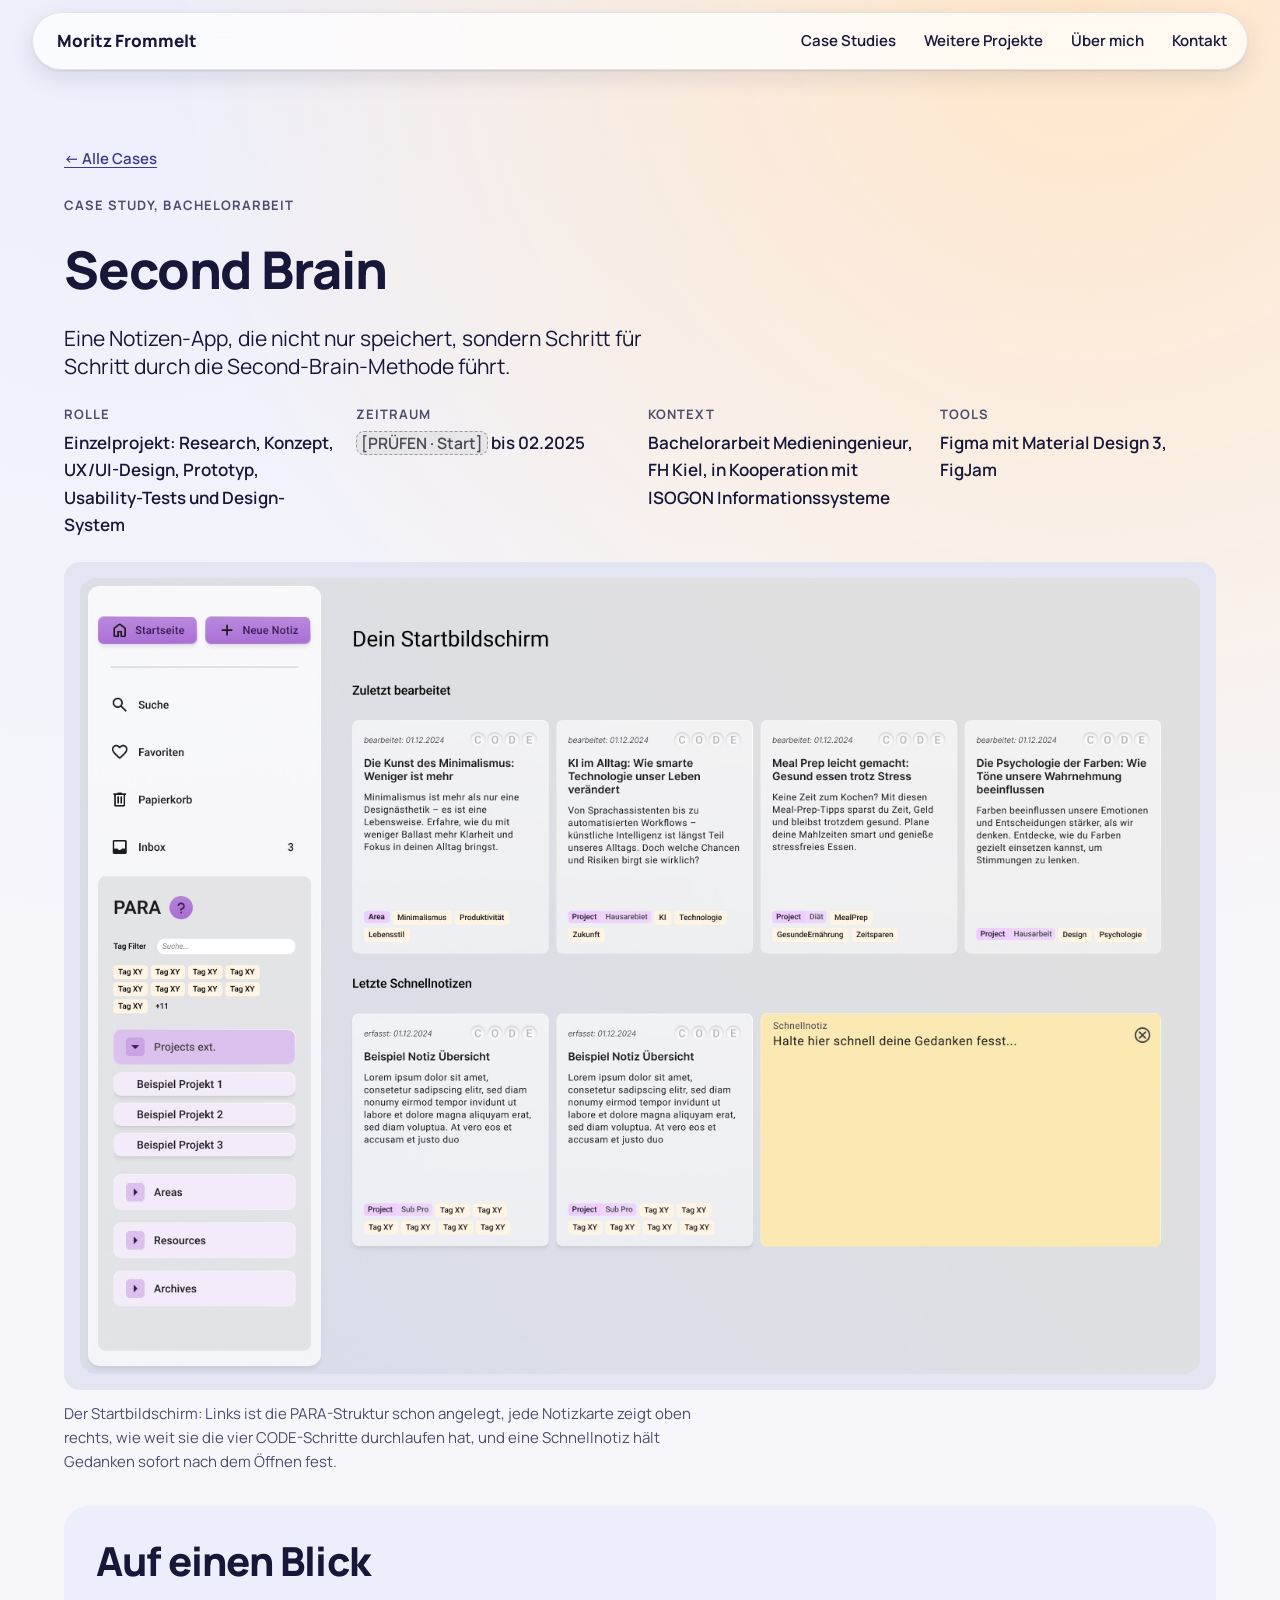
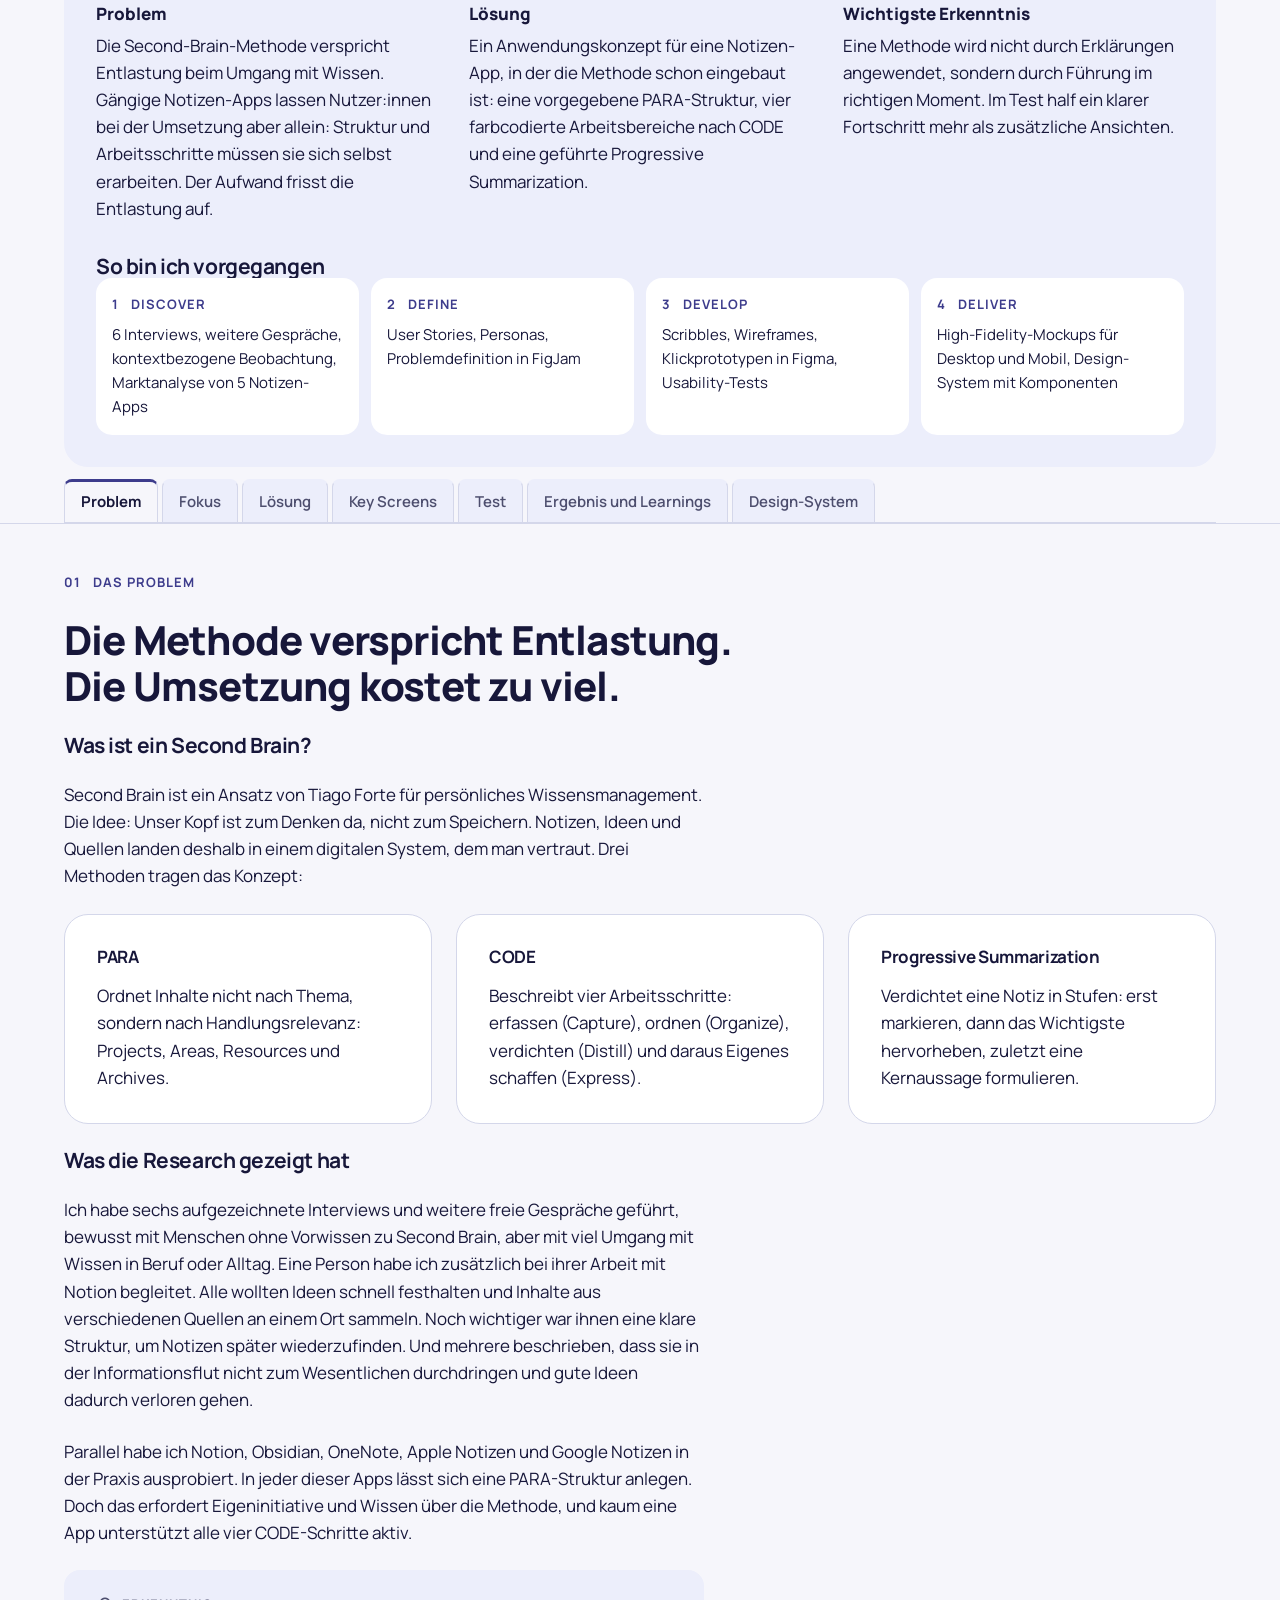
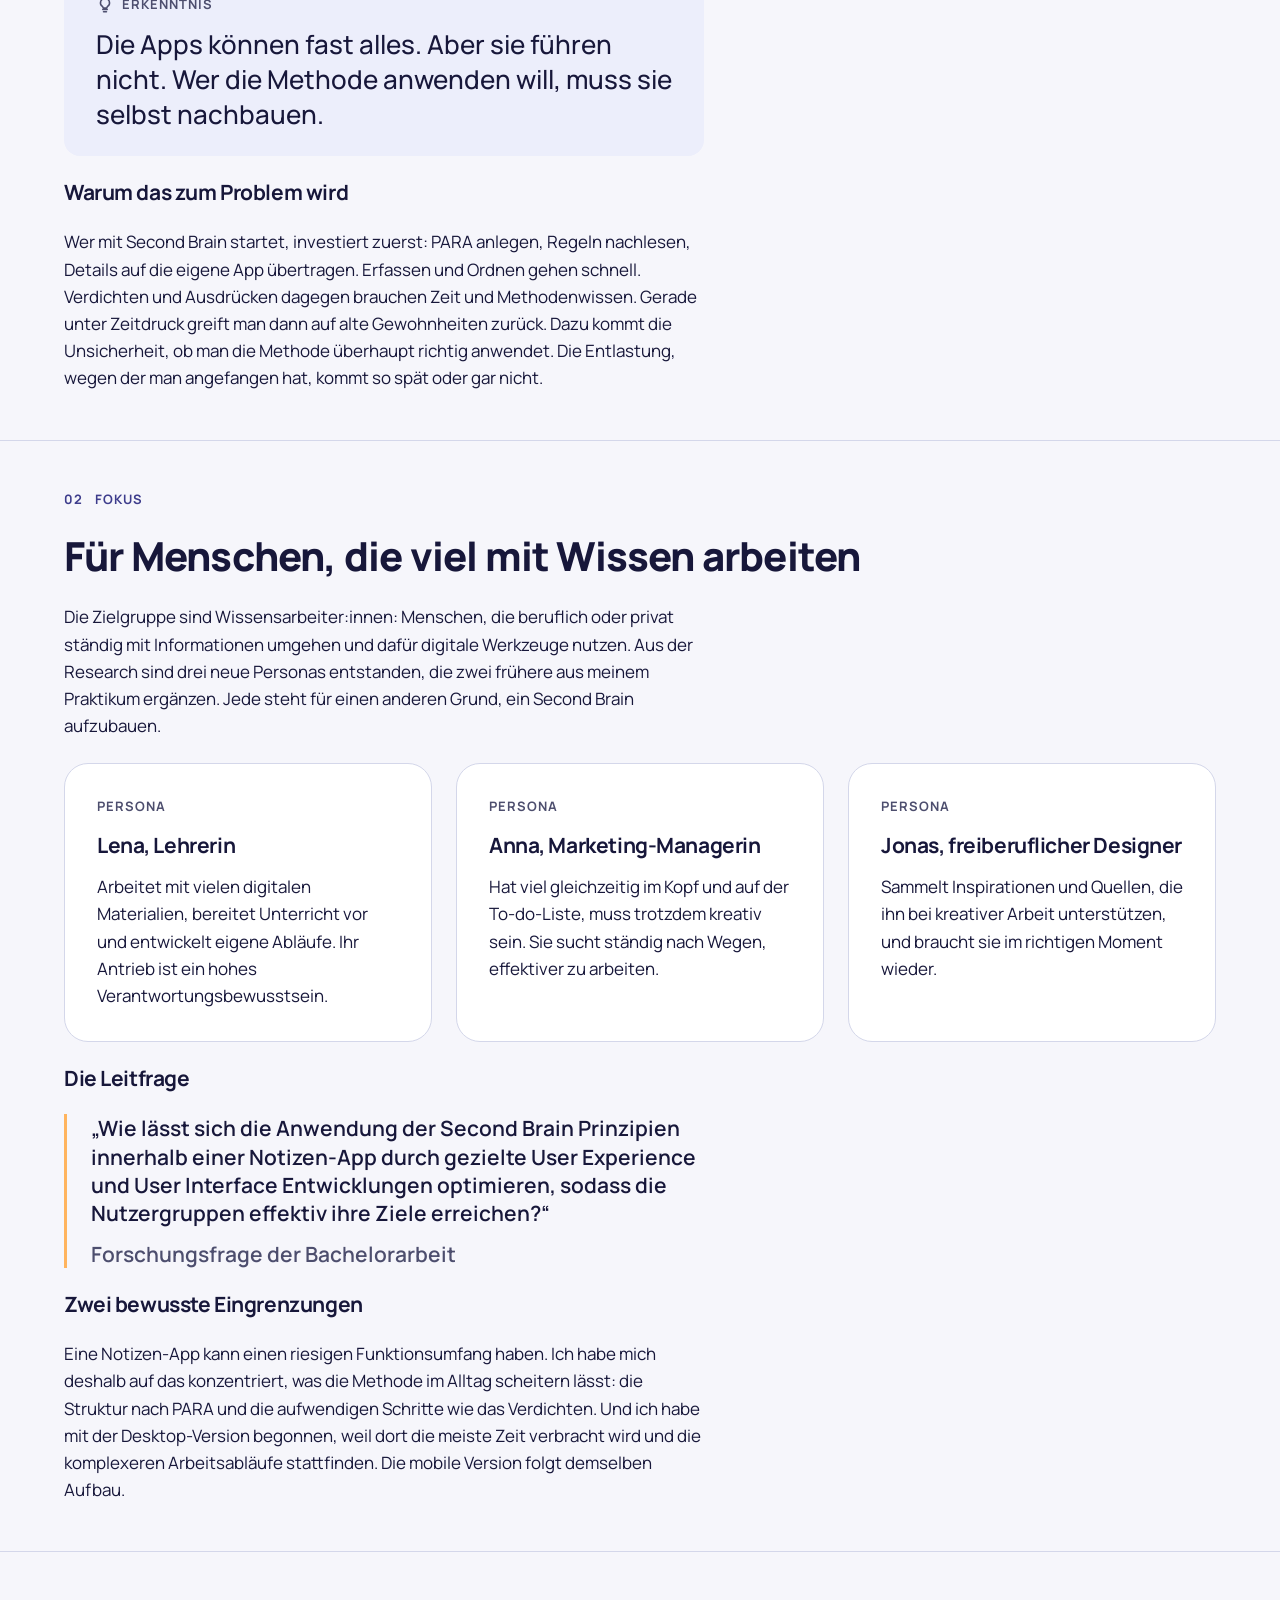
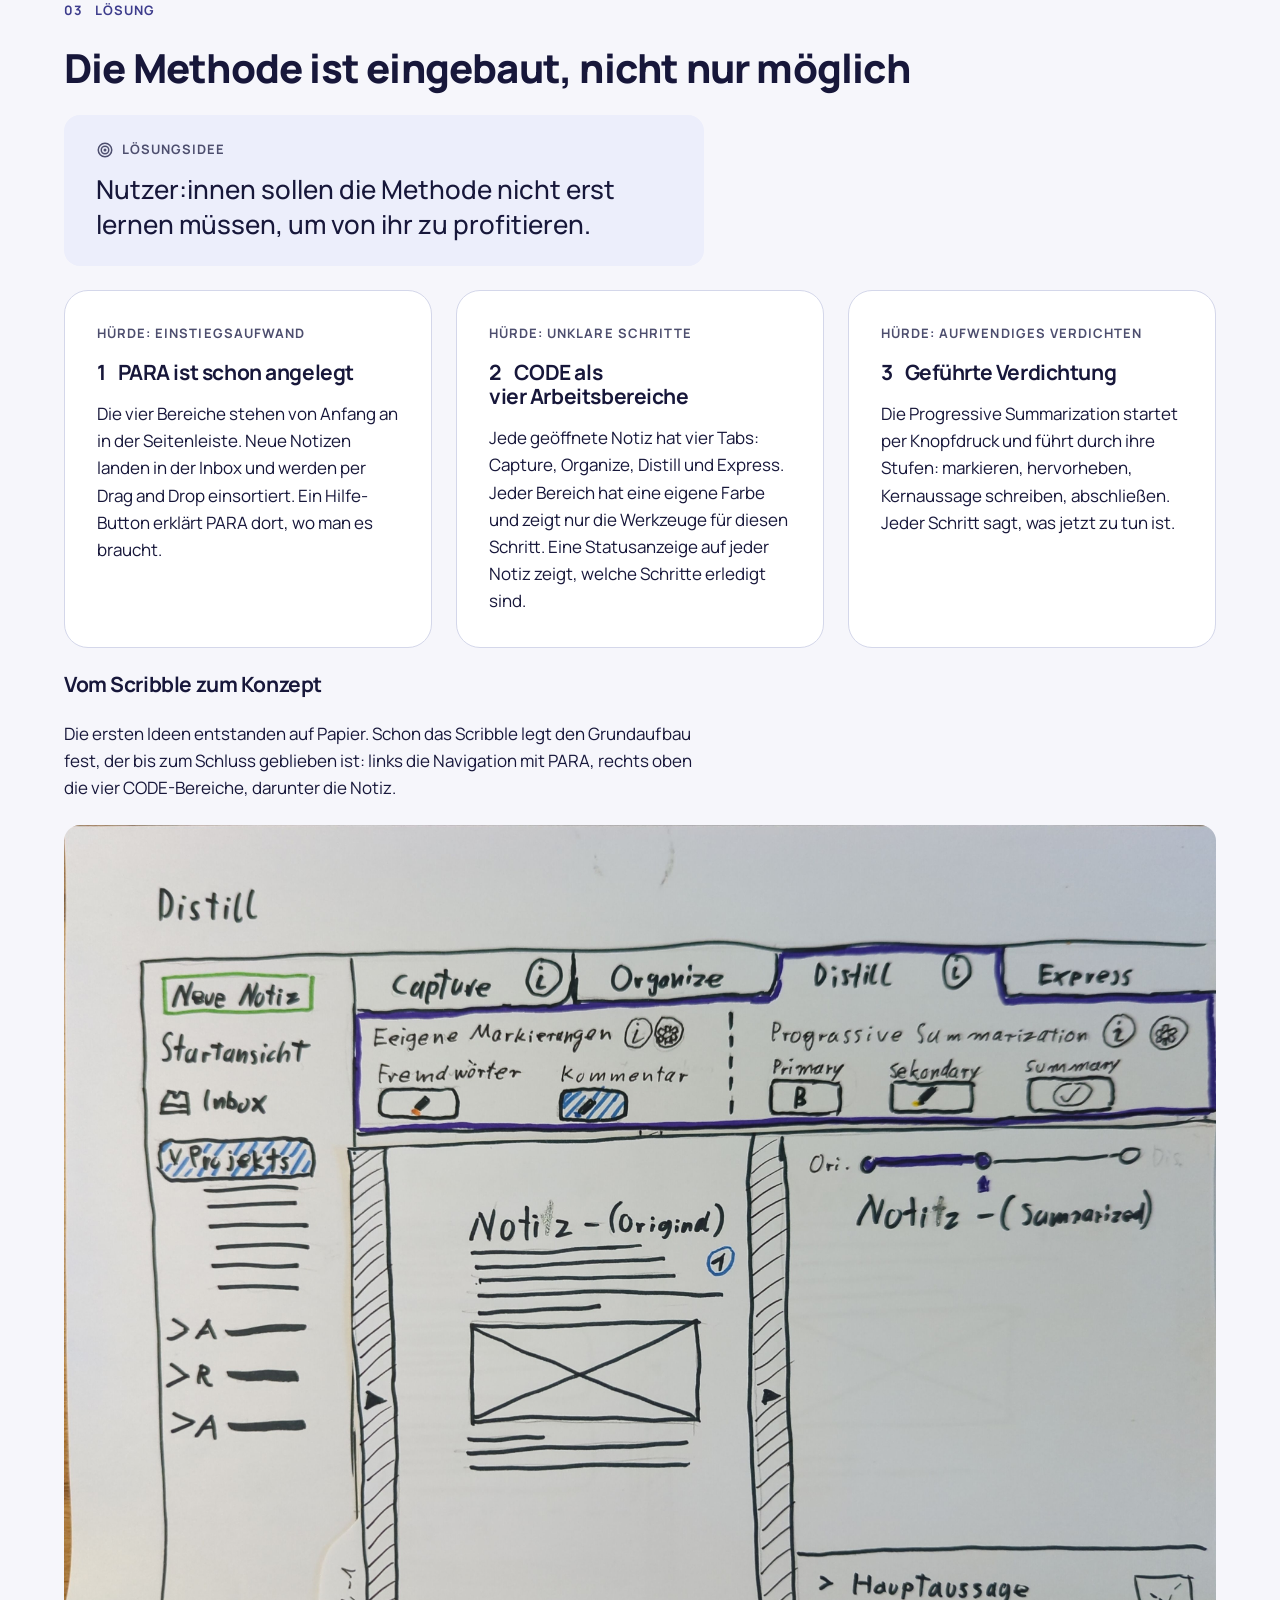
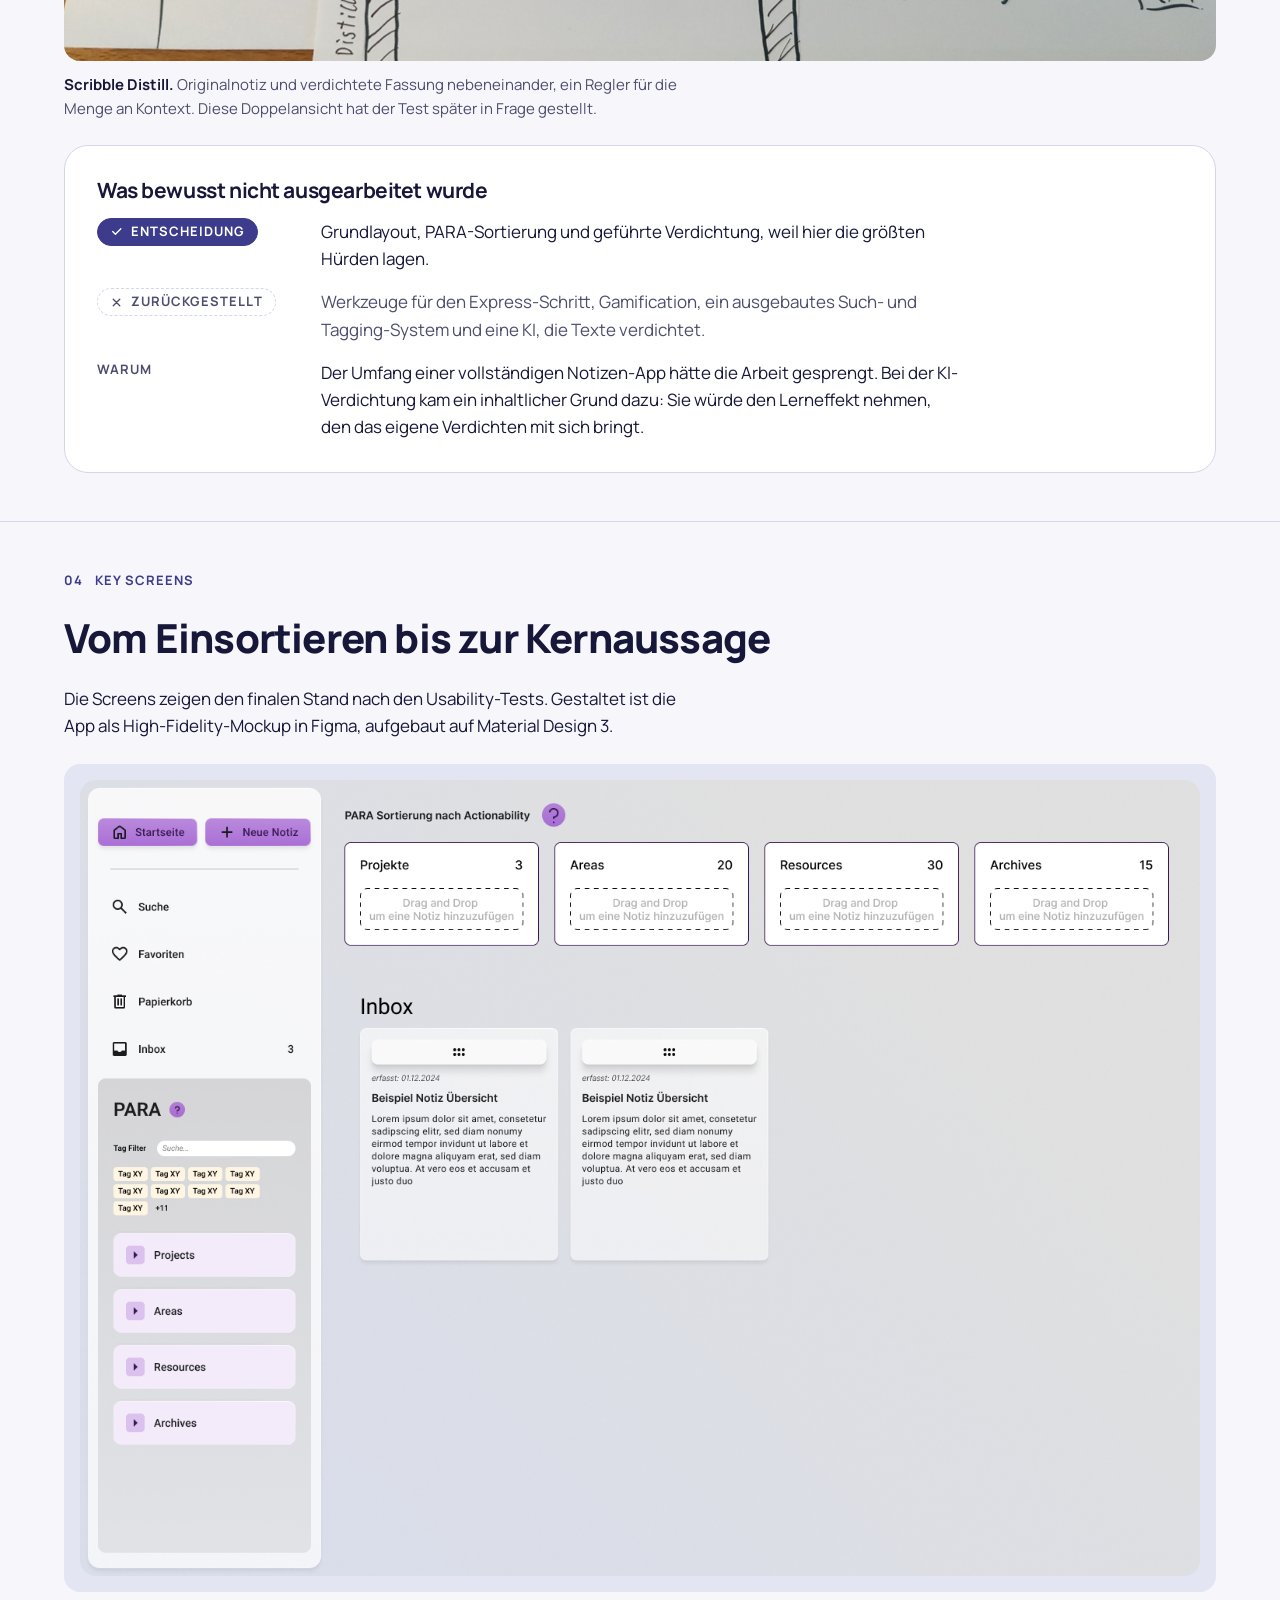
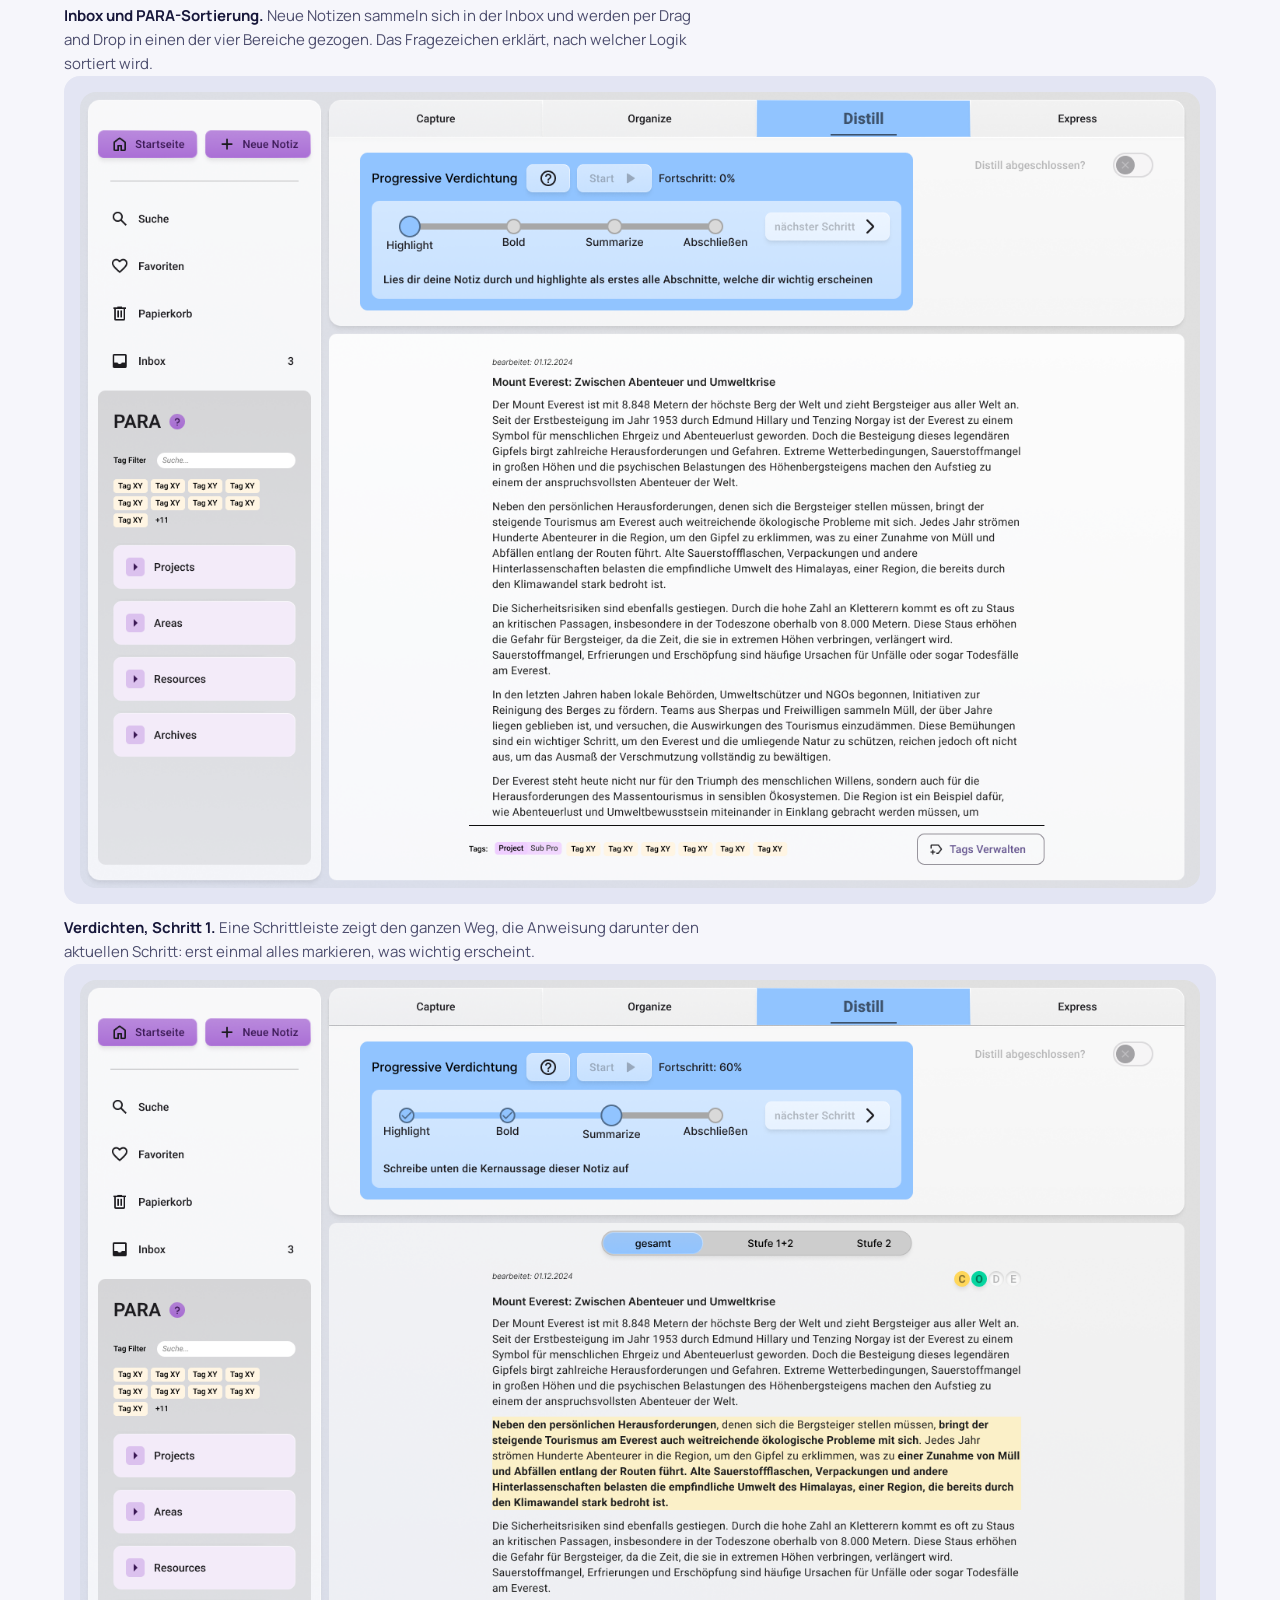
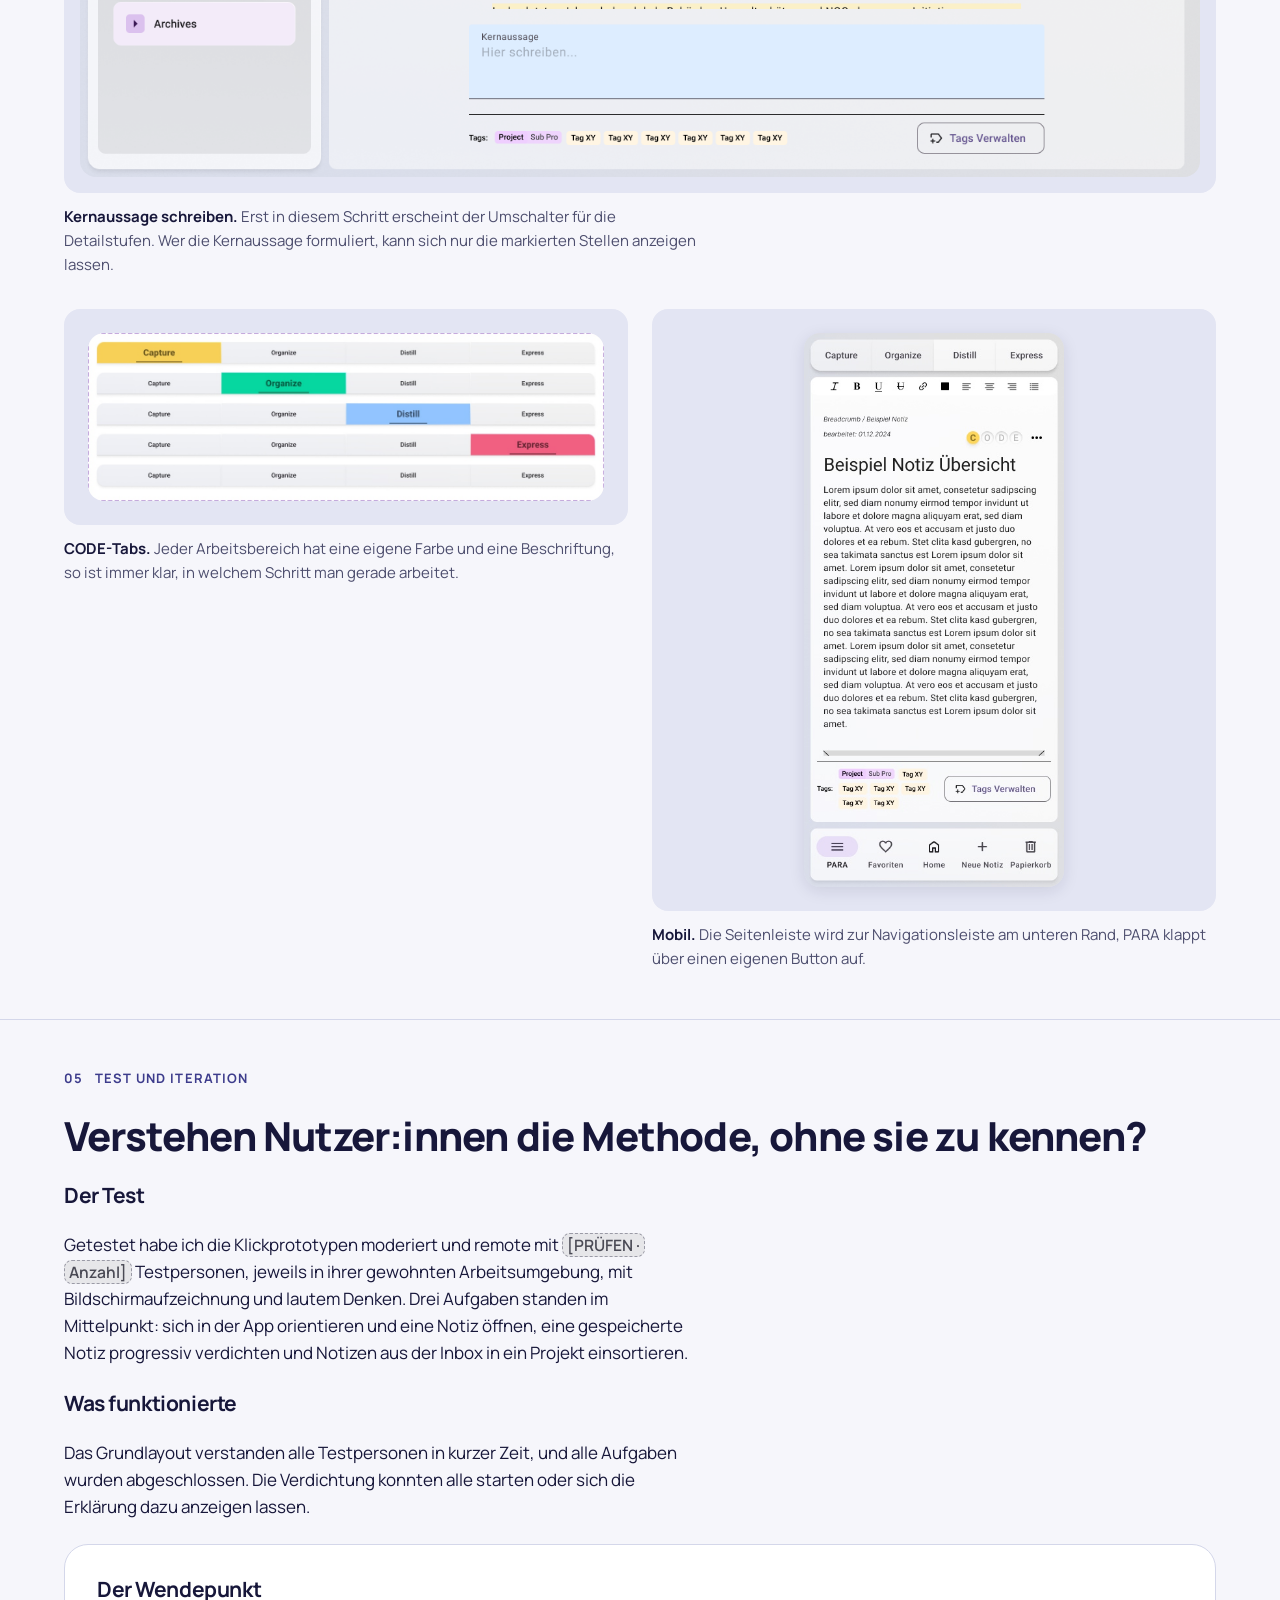
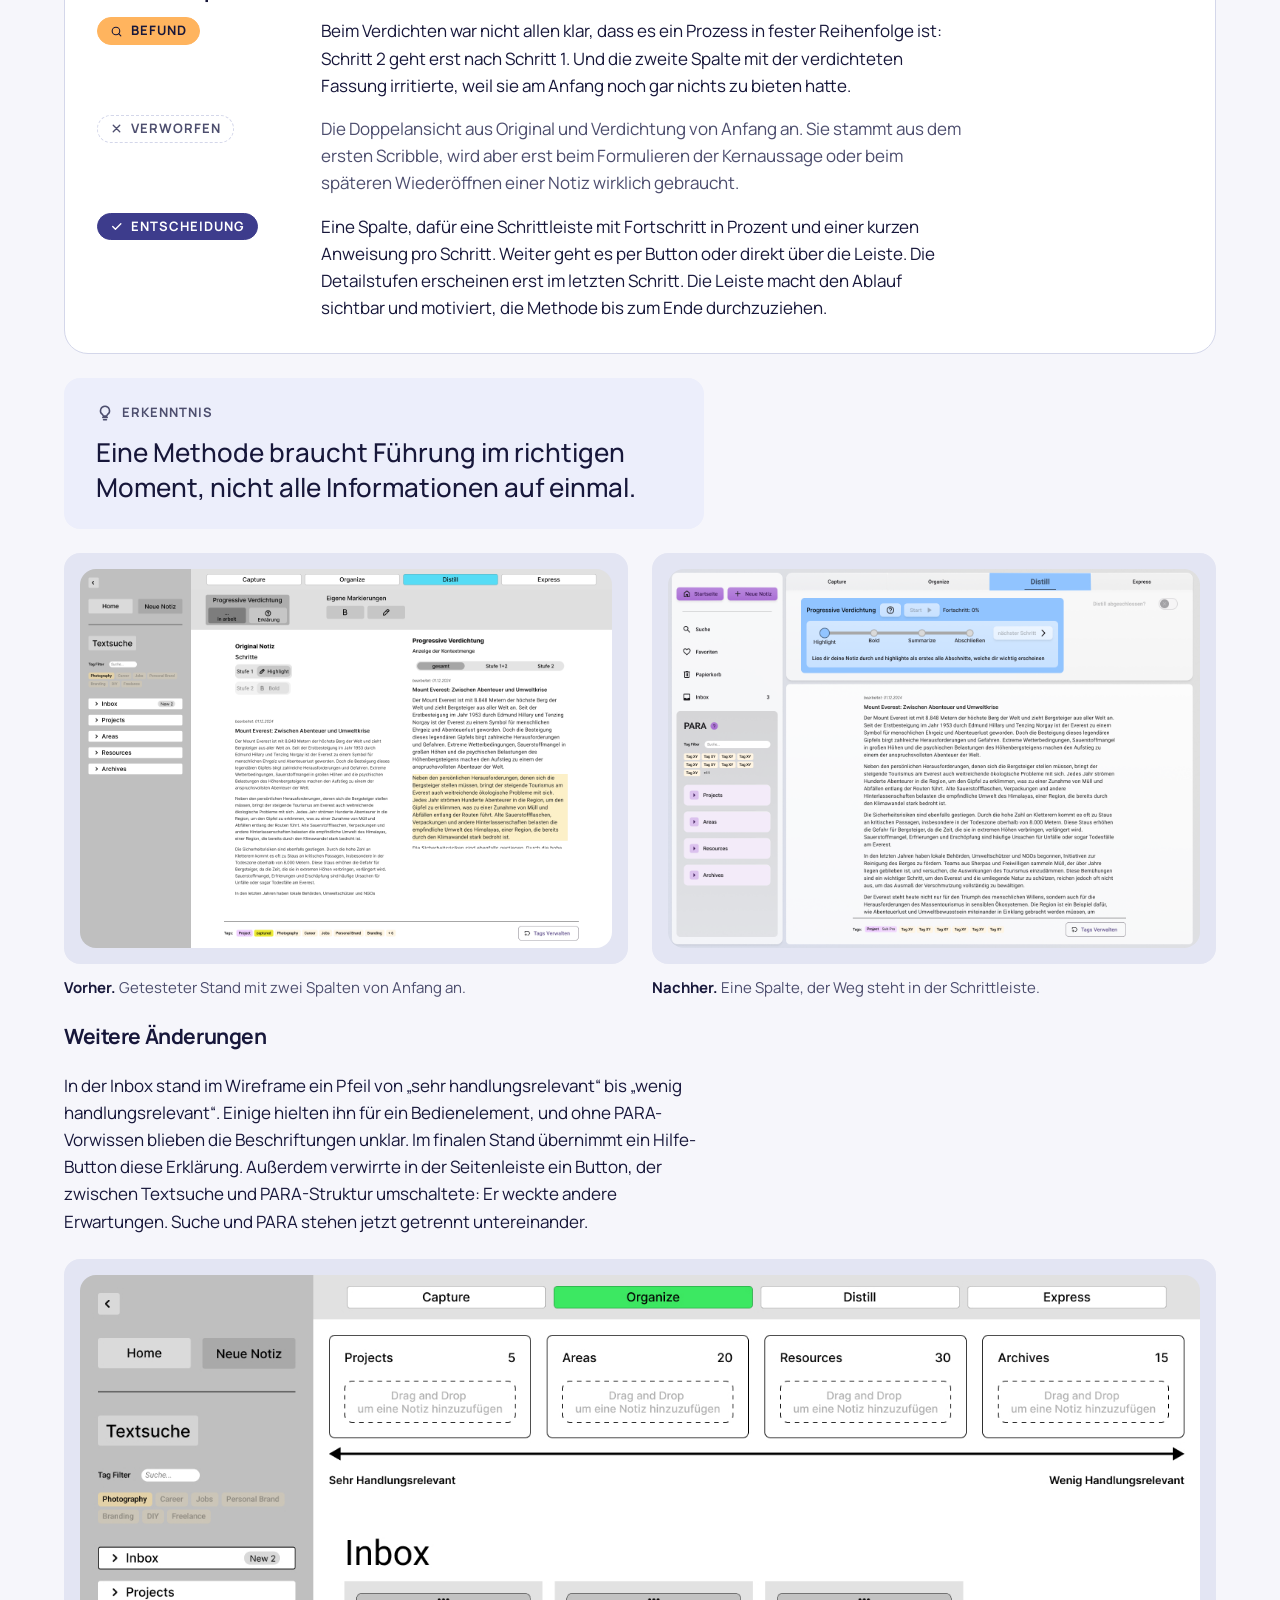
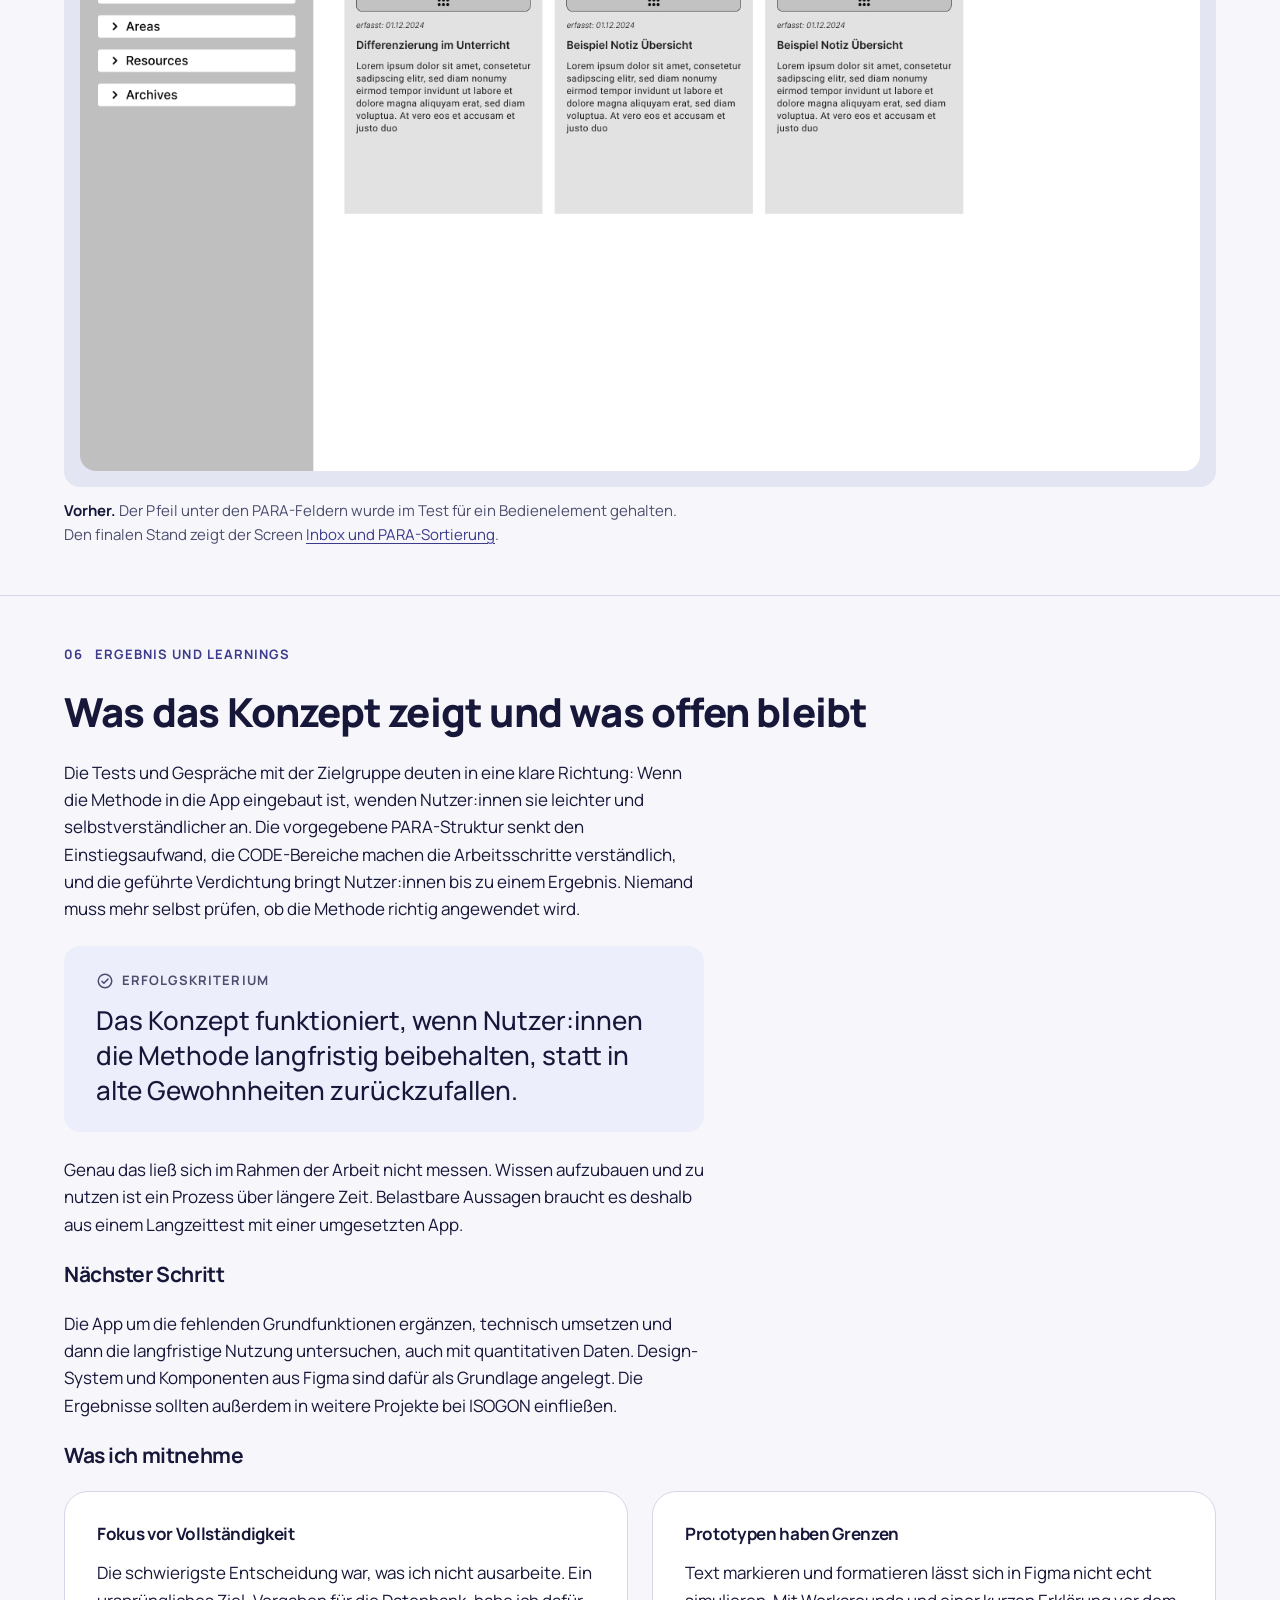
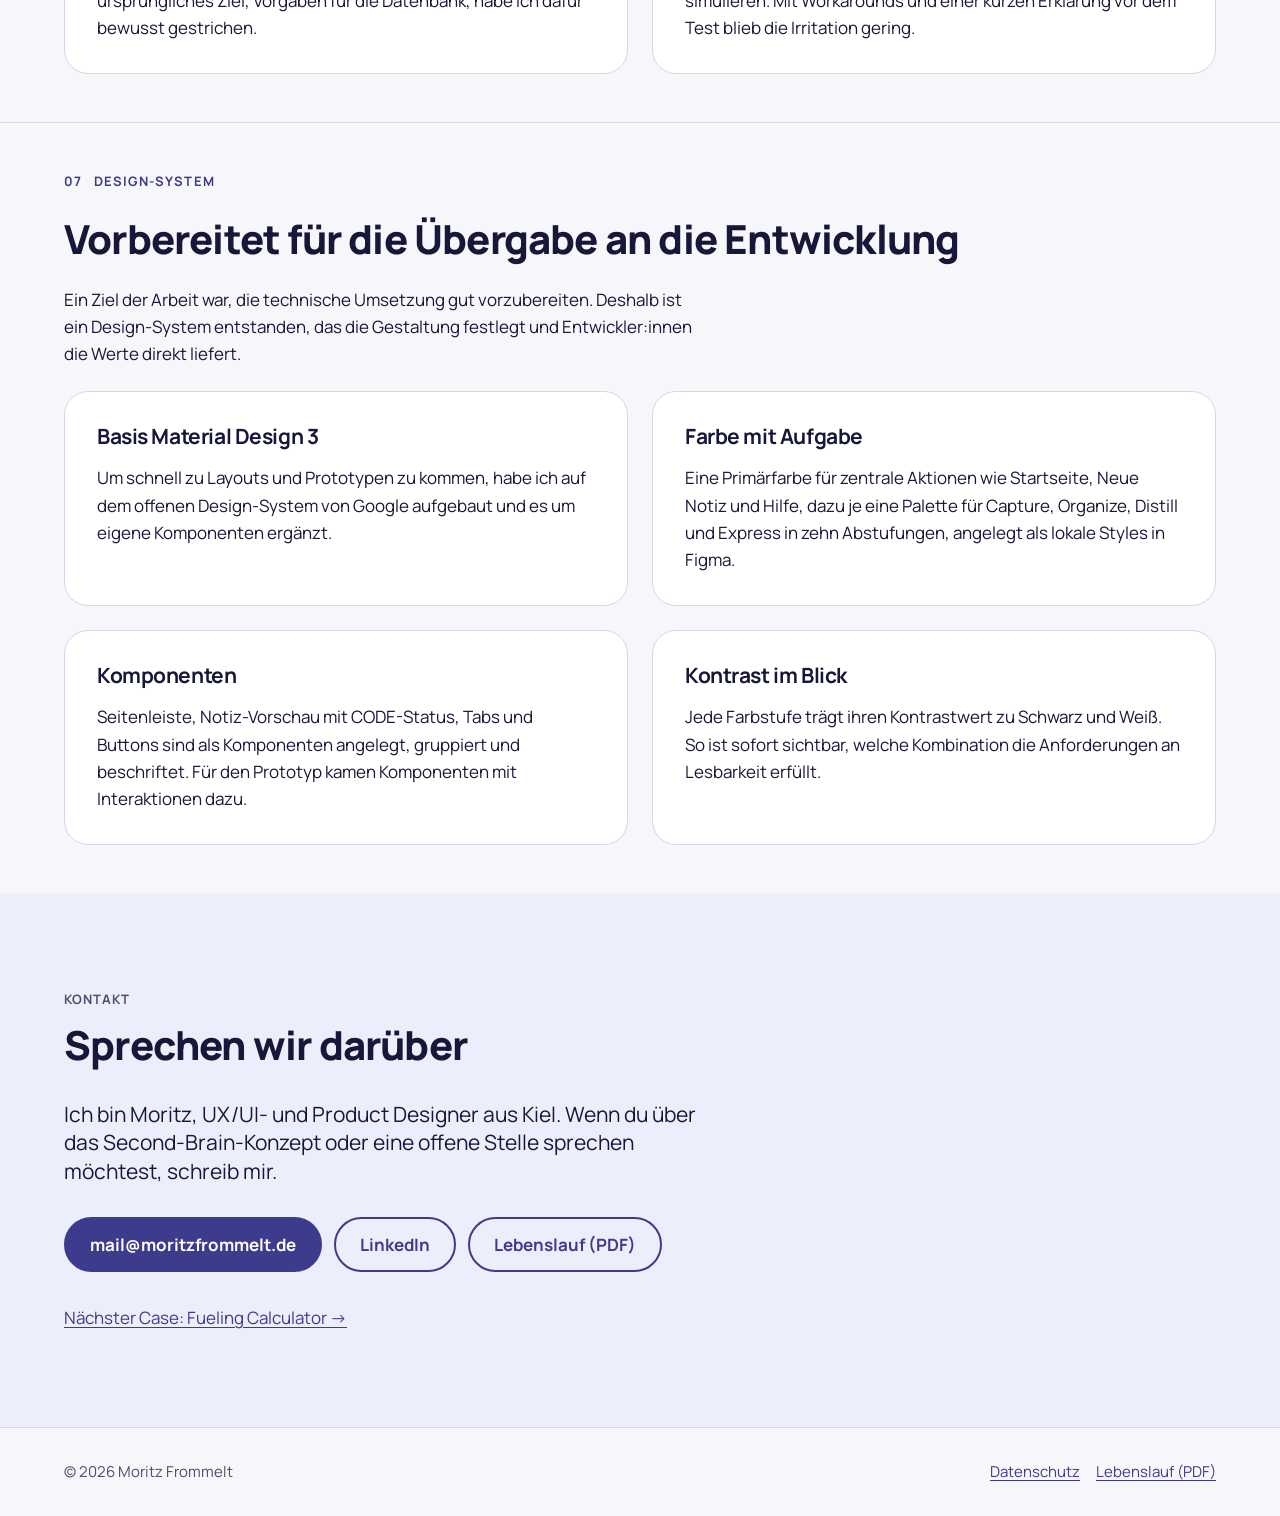
<file: case-second-brain.html>
<!doctype html>
<html lang="de">
<head>
  <meta charset="utf-8">
  <meta name="viewport" content="width=device-width, initial-scale=1">
  <meta name="robots" content="noindex, nofollow">
  <title>Second Brain: Case Study von Moritz Frommelt</title>
  <meta name="description" content="Case Study zur Bachelorarbeit: eine Notizen-App, die durch die Second-Brain-Methode führt. Research, Konzept, Prototyp, Usability-Tests und Design-System.">
  <link rel="stylesheet" href="style.css">
</head>
<body>
  <a class="skip-link" href="#inhalt">Zum Inhalt springen</a>

  <!-- Quelle aller Inhalte: Bachelorarbeit (F:\SB-Projekt\Bachelorarbeit_Moritz_Frommelt_24022025.pdf), Bilder aus F:\SB-Projekt\Anhang. Erste Fassung 16.11.2026, von Moritz noch nicht bestätigt -->
  <div class="hero-zone">
  <header class="site-header">
    <div class="site-header__bar">
      <a class="site-header__name" href="index.html">Moritz Frommelt</a>
      <nav class="site-nav" aria-label="Hauptnavigation">
        <ul>
          <li><a href="index.html#cases">Case Studies</a></li>
          <li><a href="index.html#weitere-projekte">Weitere Projekte</a></li>
          <li><a href="ueber-mich.html">Über mich</a></li>
          <li><a href="#kontakt">Kontakt</a></li>
        </ul>
      </nav>
    </div>
  </header>

    <!-- Hero -->
    <section class="case-hero hero" aria-labelledby="case-titel">
      <div class="container case-hero__inner">
        <a class="breadcrumb" href="index.html#cases"><span aria-hidden="true">←</span> Alle Cases</a>
        <span class="eyebrow">Case Study, Bachelorarbeit</span>
        <h1 id="case-titel">Second Brain</h1>
        <p class="lead">Eine Notizen-App, die nicht nur speichert, sondern Schritt für Schritt durch die Second-Brain-Methode führt.</p>
        <dl class="meta">
          <div><dt>Rolle</dt><dd>Einzelprojekt: Research, Konzept, UX/UI-Design, Prototyp, Usability-Tests und Design-System</dd></div>
          <!-- TODO: Startmonat der Arbeit von Moritz bestätigen lassen (offene-punkte) -->
          <div><dt>Zeitraum</dt><dd><span class="ph">[PRÜFEN · Start]</span> bis 02.2025</dd></div>
          <div><dt>Kontext</dt><dd>Bachelorarbeit Medieningenieur, FH Kiel, in Kooperation mit ISOGON Informationssysteme</dd></div>
          <div><dt>Tools</dt><dd>Figma mit Material Design 3, FigJam</dd></div>
        </dl>
        <figure class="figure">
          <div class="stage stage--wide">
            <img src="media/second-brain/startseite.jpg" width="1440" height="1024"
                 alt="Startbildschirm der Desktop-App: links die Seitenleiste mit Startseite, Neue Notiz, Suche, Favoriten, Papierkorb, Inbox mit drei Notizen und dem PARA-Bereich mit Projects, Areas, Resources und Archives; rechts zuletzt bearbeitete Notizen als Karten mit CODE-Status und Tags sowie ein gelbes Feld für eine Schnellnotiz">
          </div>
          <figcaption class="figure__caption">Der Startbildschirm: Links ist die PARA-Struktur schon angelegt, jede Notizkarte zeigt oben rechts, wie weit sie die vier CODE-Schritte durchlaufen hat, und eine Schnellnotiz hält Gedanken sofort nach dem Öffnen fest.</figcaption>
        </figure>
      </div>
    </section>
  </div>

  <main id="inhalt">

    <!-- Auf einen Blick -->
    <section class="container stack-lg" aria-labelledby="blick-titel">
      <div class="glance stack-lg">
        <div>
          <h2 id="blick-titel">Auf einen Blick</h2>
          <dl>
            <div>
              <dt>Problem</dt>
              <dd>Die Second-Brain-Methode verspricht Entlastung beim Umgang mit Wissen. Gängige Notizen-Apps lassen Nutzer:innen bei der Umsetzung aber allein: Struktur und Arbeitsschritte müssen sie sich selbst erarbeiten. Der Aufwand frisst die Entlastung auf.</dd>
            </div>
            <div>
              <dt>Lösung</dt>
              <dd>Ein Anwendungskonzept für eine Notizen-App, in der die Methode schon eingebaut ist: eine vorgegebene PARA-Struktur, vier farbcodierte Arbeitsbereiche nach CODE und eine geführte Progressive Summarization.</dd>
            </div>
            <div>
              <dt>Wichtigste Erkenntnis</dt>
              <dd>Eine Methode wird nicht durch Erklärungen angewendet, sondern durch Führung im richtigen Moment. Im Test half ein klarer Fortschritt mehr als zusätzliche Ansichten.</dd>
            </div>
          </dl>
        </div>

        <div class="stack">
          <h3>So bin ich vorgegangen</h3>
          <ol class="steps">
            <li class="steps__item">
              <span class="eyebrow eyebrow--accent"><span class="label-num">1</span>Discover</span>
              <p>6 Interviews, weitere Gespräche, kontextbezogene Beobachtung, Marktanalyse von 5 Notizen-Apps</p>
            </li>
            <li class="steps__item">
              <span class="eyebrow eyebrow--accent"><span class="label-num">2</span>Define</span>
              <p>User Stories, Personas, Problemdefinition in FigJam</p>
            </li>
            <li class="steps__item">
              <span class="eyebrow eyebrow--accent"><span class="label-num">3</span>Develop</span>
              <p>Scribbles, Wireframes, Klickprototypen in Figma, Usability-Tests</p>
            </li>
            <li class="steps__item">
              <span class="eyebrow eyebrow--accent"><span class="label-num">4</span>Deliver</span>
              <p>High-Fidelity-Mockups für Desktop und Mobil, Design-System mit Komponenten</p>
            </li>
          </ol>
        </div>
      </div>
    </section>

    <!-- Kapitel-Tabs: kleben unter der Kopfzeile, aktiver Tab per Skript am Seitenende -->
    <nav class="chapter-tabs" aria-label="Kapitel">
      <div class="container">
        <ol class="chapter-tabs__list">
          <li><a href="#problem">Problem</a></li>
          <li><a href="#fokus">Fokus</a></li>
          <li><a href="#loesung">Lösung</a></li>
          <li><a href="#screens">Key Screens</a></li>
          <li><a href="#test">Test</a></li>
          <li><a href="#ergebnis">Ergebnis und Learnings</a></li>
          <li><a href="#designsystem">Design-System</a></li>
        </ol>
      </div>
    </nav>

    <!-- 01 · Problem -->
    <section class="chapter" id="problem" aria-labelledby="problem-titel">
      <div class="container">
        <span class="eyebrow chapter__number"><span class="label-num">01</span>Das Problem</span>
        <h2 id="problem-titel">Die Methode verspricht Entlastung. Die Umsetzung kostet zu viel.</h2>

        <h3>Was ist ein Second Brain?</h3>
        <p>Second Brain ist ein Ansatz von Tiago Forte für persönliches Wissensmanagement. Die Idee: Unser Kopf ist zum Denken da, nicht zum Speichern. Notizen, Ideen und Quellen landen deshalb in einem digitalen System, dem man vertraut. Drei Methoden tragen das Konzept:</p>
        <div class="grid grid--3">
          <div class="card stack">
            <h4>PARA</h4>
            <p>Ordnet Inhalte nicht nach Thema, sondern nach Handlungsrelevanz: Projects, Areas, Resources und Archives.</p>
          </div>
          <div class="card stack">
            <h4>CODE</h4>
            <p>Beschreibt vier Arbeitsschritte: erfassen (Capture), ordnen (Organize), verdichten (Distill) und daraus Eigenes schaffen (Express).</p>
          </div>
          <div class="card stack">
            <h4>Progressive Summarization</h4>
            <p>Verdichtet eine Notiz in Stufen: erst markieren, dann das Wichtigste hervorheben, zuletzt eine Kernaussage formulieren.</p>
          </div>
        </div>

        <h3>Was die Research gezeigt hat</h3>
        <p>Ich habe sechs aufgezeichnete Interviews und weitere freie Gespräche geführt, bewusst mit Menschen ohne Vorwissen zu Second Brain, aber mit viel Umgang mit Wissen in Beruf oder Alltag. Eine Person habe ich zusätzlich bei ihrer Arbeit mit Notion begleitet. Alle wollten Ideen schnell festhalten und Inhalte aus verschiedenen Quellen an einem Ort sammeln. Noch wichtiger war ihnen eine klare Struktur, um Notizen später wiederzufinden. Und mehrere beschrieben, dass sie in der Informationsflut nicht zum Wesentlichen durchdringen und gute Ideen dadurch verloren gehen.</p>
        <p>Parallel habe ich Notion, Obsidian, OneNote, Apple Notizen und Google Notizen in der Praxis ausprobiert. In jeder dieser Apps lässt sich eine PARA-Struktur anlegen. Doch das erfordert Eigeninitiative und Wissen über die Methode, und kaum eine App unterstützt alle vier CODE-Schritte aktiv.</p>

        <div class="statement">
          <span class="statement__label"><svg viewBox="0 0 24 24" fill="none" stroke="currentColor" stroke-width="2" stroke-linecap="round" stroke-linejoin="round" aria-hidden="true"><path d="M9 18h6M10 21h4M12 3a6 6 0 0 0-3.5 10.9c.6.5 1 1.3 1 2.1h5c0-.8.4-1.6 1-2.1A6 6 0 0 0 12 3z"/></svg>Erkenntnis</span>
          <p>Die Apps können fast alles. Aber sie führen nicht. Wer die Methode anwenden will, muss sie selbst nachbauen.</p>
        </div>

        <h3>Warum das zum Problem wird</h3>
        <p>Wer mit Second Brain startet, investiert zuerst: PARA anlegen, Regeln nachlesen, Details auf die eigene App übertragen. Erfassen und Ordnen gehen schnell. Verdichten und Ausdrücken dagegen brauchen Zeit und Methodenwissen. Gerade unter Zeitdruck greift man dann auf alte Gewohnheiten zurück. Dazu kommt die Unsicherheit, ob man die Methode überhaupt richtig anwendet. Die Entlastung, wegen der man angefangen hat, kommt so spät oder gar nicht.</p>
      </div>
    </section>

    <!-- 02 · Fokus -->
    <section class="chapter" id="fokus" aria-labelledby="fokus-titel">
      <div class="container">
        <span class="eyebrow chapter__number"><span class="label-num">02</span>Fokus</span>
        <h2 id="fokus-titel">Für Menschen, die viel mit Wissen arbeiten</h2>
        <p>Die Zielgruppe sind Wissensarbeiter:innen: Menschen, die beruflich oder privat ständig mit Informationen umgehen und dafür digitale Werkzeuge nutzen. Aus der Research sind drei neue Personas entstanden, die zwei frühere aus meinem Praktikum ergänzen. Jede steht für einen anderen Grund, ein Second Brain aufzubauen.</p>

        <!-- Personas ohne Fotos: Die Persona-Grafiken im Anhang enthalten Bilder ohne geklärtes Nutzungsrecht -->
        <div class="grid grid--3">
          <article class="card stack">
            <span class="eyebrow">Persona</span>
            <h3>Lena, Lehrerin</h3>
            <p>Arbeitet mit vielen digitalen Materialien, bereitet Unterricht vor und entwickelt eigene Abläufe. Ihr Antrieb ist ein hohes Verantwortungsbewusstsein.</p>
          </article>
          <article class="card stack">
            <span class="eyebrow">Persona</span>
            <h3>Anna, Marketing-Managerin</h3>
            <p>Hat viel gleichzeitig im Kopf und auf der To-do-Liste, muss trotzdem kreativ sein. Sie sucht ständig nach Wegen, effektiver zu arbeiten.</p>
          </article>
          <article class="card stack">
            <span class="eyebrow">Persona</span>
            <h3>Jonas, freiberuflicher Designer</h3>
            <p>Sammelt Inspirationen und Quellen, die ihn bei kreativer Arbeit unterstützen, und braucht sie im richtigen Moment wieder.</p>
          </article>
        </div>

        <h3>Die Leitfrage</h3>
        <blockquote class="quote">
          <p>„Wie lässt sich die Anwendung der Second Brain Prinzipien innerhalb einer Notizen-App durch gezielte User Experience und User Interface Entwicklungen optimieren, sodass die Nutzergruppen effektiv ihre Ziele erreichen?“</p>
          <footer class="muted">Forschungsfrage der Bachelorarbeit</footer>
        </blockquote>

        <h3>Zwei bewusste Eingrenzungen</h3>
        <p>Eine Notizen-App kann einen riesigen Funktionsumfang haben. Ich habe mich deshalb auf das konzentriert, was die Methode im Alltag scheitern lässt: die Struktur nach PARA und die aufwendigen Schritte wie das Verdichten. Und ich habe mit der Desktop-Version begonnen, weil dort die meiste Zeit verbracht wird und die komplexeren Arbeitsabläufe stattfinden. Die mobile Version folgt demselben Aufbau.</p>
      </div>
    </section>

    <!-- 03 · Lösung -->
    <section class="chapter" id="loesung" aria-labelledby="loesung-titel">
      <div class="container">
        <span class="eyebrow chapter__number"><span class="label-num">03</span>Lösung</span>
        <h2 id="loesung-titel">Die Methode ist eingebaut, nicht nur möglich</h2>

        <div class="statement">
          <span class="statement__label"><svg viewBox="0 0 24 24" fill="none" stroke="currentColor" stroke-width="2" stroke-linecap="round" stroke-linejoin="round" aria-hidden="true"><circle cx="12" cy="12" r="9"/><circle cx="12" cy="12" r="5"/><circle cx="12" cy="12" r="1"/></svg>Lösungsidee</span>
          <p>Nutzer:innen sollen die Methode nicht erst lernen müssen, um von ihr zu profitieren.</p>
        </div>

        <div class="grid grid--3">
          <article class="card stack">
            <span class="eyebrow">Hürde: Einstiegsaufwand</span>
            <h3><span class="label-num">1</span>PARA ist schon angelegt</h3>
            <p>Die vier Bereiche stehen von Anfang an in der Seitenleiste. Neue Notizen landen in der Inbox und werden per Drag and Drop einsortiert. Ein Hilfe-Button erklärt PARA dort, wo man es braucht.</p>
          </article>
          <article class="card stack">
            <span class="eyebrow">Hürde: Unklare Schritte</span>
            <h3><span class="label-num">2</span>CODE als vier Arbeitsbereiche</h3>
            <p>Jede geöffnete Notiz hat vier Tabs: Capture, Organize, Distill und Express. Jeder Bereich hat eine eigene Farbe und zeigt nur die Werkzeuge für diesen Schritt. Eine Statusanzeige auf jeder Notiz zeigt, welche Schritte erledigt sind.</p>
          </article>
          <article class="card stack">
            <span class="eyebrow">Hürde: Aufwendiges Verdichten</span>
            <h3><span class="label-num">3</span>Geführte Verdichtung</h3>
            <p>Die Progressive Summarization startet per Knopfdruck und führt durch ihre Stufen: markieren, hervorheben, Kernaussage schreiben, abschließen. Jeder Schritt sagt, was jetzt zu tun ist.</p>
          </article>
        </div>

        <h3>Vom Scribble zum Konzept</h3>
        <p>Die ersten Ideen entstanden auf Papier. Schon das Scribble legt den Grundaufbau fest, der bis zum Schluss geblieben ist: links die Navigation mit PARA, rechts oben die vier CODE-Bereiche, darunter die Notiz.</p>
        <figure class="figure">
          <img src="media/second-brain/scribble-distill.jpg" width="3814" height="2767" loading="lazy" decoding="async"
               alt="Handgezeichnetes Scribble des Distill-Bereichs: links Navigation mit Neue Notiz, Startansicht, Inbox und Projekten, oben Tabs Capture, Organize, Distill und Express, darunter eigene Markierungen und Progressive Summarization mit Primary, Secondary und Summary, unten zwei Spalten mit Originalnotiz und verdichteter Notiz sowie ein Feld für die Hauptaussage">
          <figcaption class="figure__caption"><strong>Scribble Distill.</strong> Originalnotiz und verdichtete Fassung nebeneinander, ein Regler für die Menge an Kontext. Diese Doppelansicht hat der Test später in Frage gestellt.</figcaption>
        </figure>

        <article class="turn">
          <h3>Was bewusst nicht ausgearbeitet wurde</h3>
          <div class="turn__row">
            <span><span class="tag tag--decision"><svg viewBox="0 0 24 24" fill="none" stroke="currentColor" stroke-width="2.5" stroke-linecap="round" stroke-linejoin="round" aria-hidden="true"><path d="M5 12l5 5L20 7"/></svg>Entscheidung</span></span>
            <p>Grundlayout, PARA-Sortierung und geführte Verdichtung, weil hier die größten Hürden lagen.</p>
          </div>
          <div class="turn__row turn__rejected">
            <span><span class="tag tag--rejected"><svg viewBox="0 0 24 24" fill="none" stroke="currentColor" stroke-width="2.5" stroke-linecap="round" aria-hidden="true"><path d="M6 6l12 12M18 6L6 18"/></svg>Zurückgestellt</span></span>
            <p>Werkzeuge für den Express-Schritt, Gamification, ein ausgebautes Such- und Tagging-System und eine KI, die Texte verdichtet.</p>
          </div>
          <div class="turn__row">
            <span class="eyebrow">Warum</span>
            <p>Der Umfang einer vollständigen Notizen-App hätte die Arbeit gesprengt. Bei der KI-Verdichtung kam ein inhaltlicher Grund dazu: Sie würde den Lerneffekt nehmen, den das eigene Verdichten mit sich bringt.</p>
          </div>
        </article>
      </div>
    </section>

    <!-- 04 · Key Screens -->
    <section class="chapter" id="screens" aria-labelledby="screens-titel">
      <div class="container">
        <span class="eyebrow chapter__number"><span class="label-num">04</span>Key Screens</span>
        <h2 id="screens-titel">Vom Einsortieren bis zur Kernaussage</h2>
        <p>Die Screens zeigen den finalen Stand nach den Usability-Tests. Gestaltet ist die App als High-Fidelity-Mockup in Figma, aufgebaut auf Material Design 3.</p>

        <div class="stack-lg">
          <figure class="figure">
            <div class="stage stage--wide">
              <img src="media/second-brain/inbox-para.png" width="1440" height="1024" loading="lazy" decoding="async"
                   alt="Inbox mit PARA-Sortierung: oben vier Zielfelder Projekte, Areas, Resources und Archives mit Anzahl der Notizen und dem Hinweis Drag and Drop, um eine Notiz hinzuzufügen, daneben ein Fragezeichen-Button zur Sortierung nach Actionability; darunter zwei Notizkarten mit Griff zum Ziehen">
            </div>
            <figcaption class="figure__caption"><strong>Inbox und PARA-Sortierung.</strong> Neue Notizen sammeln sich in der Inbox und werden per Drag and Drop in einen der vier Bereiche gezogen. Das Fragezeichen erklärt, nach welcher Logik sortiert wird.</figcaption>
          </figure>

          <figure class="figure">
            <div class="stage stage--wide">
              <img src="media/second-brain/distill-schritt-1.png" width="1440" height="1024" loading="lazy" decoding="async"
                   alt="Arbeitsbereich Distill in Blau: Kasten Progressive Verdichtung mit Fortschritt 0 Prozent und einer Schrittleiste Highlight, Bold, Summarize und Abschließen, darunter die Anweisung, die Notiz zu lesen und wichtige Abschnitte zu markieren; unten der Text einer Notiz über den Mount Everest">
            </div>
            <figcaption class="figure__caption"><strong>Verdichten, Schritt 1.</strong> Eine Schrittleiste zeigt den ganzen Weg, die Anweisung darunter den aktuellen Schritt: erst einmal alles markieren, was wichtig erscheint.</figcaption>
          </figure>

          <figure class="figure">
            <div class="stage stage--wide">
              <img src="media/second-brain/distill-kernaussage.png" width="1440" height="1024" loading="lazy" decoding="async"
                   alt="Distill im Schritt Summarize bei 60 Prozent Fortschritt: Highlight und Bold sind abgehakt, im Text sind markierte Passagen gelb hinterlegt und das Wichtigste fett, oben ein Umschalter zwischen gesamt, Stufe 1 und 2 und Stufe 2, unten ein blaues Feld für die Kernaussage">
            </div>
            <figcaption class="figure__caption"><strong>Kernaussage schreiben.</strong> Erst in diesem Schritt erscheint der Umschalter für die Detailstufen. Wer die Kernaussage formuliert, kann sich nur die markierten Stellen anzeigen lassen.</figcaption>
          </figure>

          <div class="grid grid--2">
            <figure class="figure">
              <div class="stage stage--light">
                <img src="media/second-brain/code-tabs.jpg" width="1162" height="378" loading="lazy" decoding="async"
                     alt="Die Tab-Leiste in fünf Zuständen: Capture aktiv in Gelb, Organize aktiv in Grün, Distill aktiv in Blau, Express aktiv in Rot und alle inaktiv">
              </div>
              <figcaption class="figure__caption"><strong>CODE-Tabs.</strong> Jeder Arbeitsbereich hat eine eigene Farbe und eine Beschriftung, so ist immer klar, in welchem Schritt man gerade arbeitet.</figcaption>
            </figure>
            <figure class="figure">
              <div class="stage">
                <img class="screen" src="media/second-brain/mobil.jpg" width="400" height="852" loading="lazy" decoding="async"
                     alt="Mobile Ansicht einer Notiz: oben die CODE-Tabs, darunter Textformatierung, Notiztext und Tags, unten eine Navigationsleiste mit PARA, Favoriten, Home, Neue Notiz und Papierkorb">
              </div>
              <figcaption class="figure__caption"><strong>Mobil.</strong> Die Seitenleiste wird zur Navigationsleiste am unteren Rand, PARA klappt über einen eigenen Button auf.</figcaption>
            </figure>
          </div>
        </div>
      </div>
    </section>

    <!-- 05 · Test -->
    <section class="chapter" id="test" aria-labelledby="test-titel">
      <div class="container">
        <span class="eyebrow chapter__number"><span class="label-num">05</span>Test und Iteration</span>
        <h2 id="test-titel">Verstehen Nutzer:innen die Methode, ohne sie zu kennen?</h2>

        <h3>Der Test</h3>
        <!-- TODO: Anzahl der Testpersonen steht nicht in der Arbeit, von Moritz erfragen (offene-punkte) -->
        <p>Getestet habe ich die Klickprototypen moderiert und remote mit <span class="ph">[PRÜFEN · Anzahl]</span> Testpersonen, jeweils in ihrer gewohnten Arbeitsumgebung, mit Bildschirmaufzeichnung und lautem Denken. Drei Aufgaben standen im Mittelpunkt: sich in der App orientieren und eine Notiz öffnen, eine gespeicherte Notiz progressiv verdichten und Notizen aus der Inbox in ein Projekt einsortieren.</p>

        <h3>Was funktionierte</h3>
        <p>Das Grundlayout verstanden alle Testpersonen in kurzer Zeit, und alle Aufgaben wurden abgeschlossen. Die Verdichtung konnten alle starten oder sich die Erklärung dazu anzeigen lassen.</p>

        <article class="turn">
          <h3>Der Wendepunkt</h3>
          <div class="turn__row">
            <span><span class="tag tag--finding"><svg viewBox="0 0 24 24" fill="none" stroke="currentColor" stroke-width="2" stroke-linecap="round" aria-hidden="true"><circle cx="11" cy="11" r="7"/><path d="M20 20l-4-4"/></svg>Befund</span></span>
            <p>Beim Verdichten war nicht allen klar, dass es ein Prozess in fester Reihenfolge ist: Schritt 2 geht erst nach Schritt 1. Und die zweite Spalte mit der verdichteten Fassung irritierte, weil sie am Anfang noch gar nichts zu bieten hatte.</p>
          </div>
          <div class="turn__row turn__rejected">
            <span><span class="tag tag--rejected"><svg viewBox="0 0 24 24" fill="none" stroke="currentColor" stroke-width="2.5" stroke-linecap="round" aria-hidden="true"><path d="M6 6l12 12M18 6L6 18"/></svg>Verworfen</span></span>
            <p>Die Doppelansicht aus Original und Verdichtung von Anfang an. Sie stammt aus dem ersten Scribble, wird aber erst beim Formulieren der Kernaussage oder beim späteren Wiederöffnen einer Notiz wirklich gebraucht.</p>
          </div>
          <div class="turn__row">
            <span><span class="tag tag--decision"><svg viewBox="0 0 24 24" fill="none" stroke="currentColor" stroke-width="2.5" stroke-linecap="round" stroke-linejoin="round" aria-hidden="true"><path d="M5 12l5 5L20 7"/></svg>Entscheidung</span></span>
            <p>Eine Spalte, dafür eine Schrittleiste mit Fortschritt in Prozent und einer kurzen Anweisung pro Schritt. Weiter geht es per Button oder direkt über die Leiste. Die Detailstufen erscheinen erst im letzten Schritt. Die Leiste macht den Ablauf sichtbar und motiviert, die Methode bis zum Ende durchzuziehen.</p>
          </div>
        </article>

        <div class="statement">
          <span class="statement__label"><svg viewBox="0 0 24 24" fill="none" stroke="currentColor" stroke-width="2" stroke-linecap="round" stroke-linejoin="round" aria-hidden="true"><path d="M9 18h6M10 21h4M12 3a6 6 0 0 0-3.5 10.9c.6.5 1 1.3 1 2.1h5c0-.8.4-1.6 1-2.1A6 6 0 0 0 12 3z"/></svg>Erkenntnis</span>
          <p>Eine Methode braucht Führung im richtigen Moment, nicht alle Informationen auf einmal.</p>
        </div>

        <div class="grid grid--2">
          <figure class="figure">
            <div class="stage stage--wide">
              <img src="media/second-brain/wireframe-distill.jpg" width="1440" height="1024" loading="lazy" decoding="async"
                   alt="Vorher: Wireframe Distill in Graustufen mit zwei Spalten, links die Originalnotiz mit den Stufen Highlight und Bold, rechts die progressive Verdichtung mit Umschalter für die Kontextmenge">
            </div>
            <figcaption class="figure__caption"><strong>Vorher.</strong> Getesteter Stand mit zwei Spalten von Anfang an.</figcaption>
          </figure>
          <figure class="figure">
            <div class="stage stage--wide">
              <img src="media/second-brain/distill-schritt-1.png" width="1440" height="1024" loading="lazy" decoding="async"
                   alt="Nachher: Distill mit einer Spalte, oben Schrittleiste mit Fortschritt und Anweisung für den aktuellen Schritt">
            </div>
            <figcaption class="figure__caption"><strong>Nachher.</strong> Eine Spalte, der Weg steht in der Schrittleiste.</figcaption>
          </figure>
        </div>

        <h3>Weitere Änderungen</h3>
        <p>In der Inbox stand im Wireframe ein Pfeil von „sehr handlungsrelevant“ bis „wenig handlungsrelevant“. Einige hielten ihn für ein Bedienelement, und ohne PARA-Vorwissen blieben die Beschriftungen unklar. Im finalen Stand übernimmt ein Hilfe-Button diese Erklärung. Außerdem verwirrte in der Seitenleiste ein Button, der zwischen Textsuche und PARA-Struktur umschaltete: Er weckte andere Erwartungen. Suche und PARA stehen jetzt getrennt untereinander.</p>
        <figure class="figure">
          <div class="stage stage--wide">
            <img src="media/second-brain/wireframe-inbox.jpg" width="1440" height="1024" loading="lazy" decoding="async"
                 alt="Vorher: Wireframe der Inbox in Graustufen, unter den vier PARA-Feldern ein Pfeil mit den Beschriftungen sehr handlungsrelevant und wenig handlungsrelevant, links ein Button Textsuche">
          </div>
          <figcaption class="figure__caption"><strong>Vorher.</strong> Der Pfeil unter den PARA-Feldern wurde im Test für ein Bedienelement gehalten. Den finalen Stand zeigt der Screen <a href="#screens">Inbox und PARA-Sortierung</a>.</figcaption>
        </figure>
      </div>
    </section>

    <!-- 06 · Ergebnis und Learnings -->
    <section class="chapter" id="ergebnis" aria-labelledby="ergebnis-titel">
      <div class="container">
        <span class="eyebrow chapter__number"><span class="label-num">06</span>Ergebnis und Learnings</span>
        <h2 id="ergebnis-titel">Was das Konzept zeigt und was offen bleibt</h2>

        <p>Die Tests und Gespräche mit der Zielgruppe deuten in eine klare Richtung: Wenn die Methode in die App eingebaut ist, wenden Nutzer:innen sie leichter und selbstverständlicher an. Die vorgegebene PARA-Struktur senkt den Einstiegsaufwand, die CODE-Bereiche machen die Arbeitsschritte verständlich, und die geführte Verdichtung bringt Nutzer:innen bis zu einem Ergebnis. Niemand muss mehr selbst prüfen, ob die Methode richtig angewendet wird.</p>

        <div class="statement">
          <span class="statement__label"><svg viewBox="0 0 24 24" fill="none" stroke="currentColor" stroke-width="2" stroke-linecap="round" stroke-linejoin="round" aria-hidden="true"><circle cx="12" cy="12" r="9"/><path d="M8 12.5l2.5 2.5L16 9.5"/></svg>Erfolgskriterium</span>
          <p>Das Konzept funktioniert, wenn Nutzer:innen die Methode langfristig beibehalten, statt in alte Gewohnheiten zurückzufallen.</p>
        </div>
        <p>Genau das ließ sich im Rahmen der Arbeit nicht messen. Wissen aufzubauen und zu nutzen ist ein Prozess über längere Zeit. Belastbare Aussagen braucht es deshalb aus einem Langzeittest mit einer umgesetzten App.</p>

        <h3>Nächster Schritt</h3>
        <p>Die App um die fehlenden Grundfunktionen ergänzen, technisch umsetzen und dann die langfristige Nutzung untersuchen, auch mit quantitativen Daten. Design-System und Komponenten aus Figma sind dafür als Grundlage angelegt. Die Ergebnisse sollten außerdem in weitere Projekte bei ISOGON einfließen.</p>

        <h3>Was ich mitnehme</h3>
        <div class="grid grid--2">
          <div class="card stack">
            <h4>Fokus vor Vollständigkeit</h4>
            <p>Die schwierigste Entscheidung war, was ich nicht ausarbeite. Ein ursprüngliches Ziel, Vorgaben für die Datenbank, habe ich dafür bewusst gestrichen.</p>
          </div>
          <div class="card stack">
            <h4>Prototypen haben Grenzen</h4>
            <p>Text markieren und formatieren lässt sich in Figma nicht echt simulieren. Mit Workarounds und einer kurzen Erklärung vor dem Test blieb die Irritation gering.</p>
          </div>
        </div>
      </div>
    </section>

    <!-- 07 · Design-System -->
    <section class="chapter" id="designsystem" aria-labelledby="ds-titel">
      <div class="container">
        <span class="eyebrow chapter__number"><span class="label-num">07</span>Design-System</span>
        <h2 id="ds-titel">Vorbereitet für die Übergabe an die Entwicklung</h2>
        <p>Ein Ziel der Arbeit war, die technische Umsetzung gut vorzubereiten. Deshalb ist ein Design-System entstanden, das die Gestaltung festlegt und Entwickler:innen die Werte direkt liefert.</p>
        <div class="grid grid--2">
          <div class="card stack"><h3>Basis Material Design 3</h3><p>Um schnell zu Layouts und Prototypen zu kommen, habe ich auf dem offenen Design-System von Google aufgebaut und es um eigene Komponenten ergänzt.</p></div>
          <div class="card stack"><h3>Farbe mit Aufgabe</h3><p>Eine Primärfarbe für zentrale Aktionen wie Startseite, Neue Notiz und Hilfe, dazu je eine Palette für Capture, Organize, Distill und Express in zehn Abstufungen, angelegt als lokale Styles in Figma.</p></div>
          <div class="card stack"><h3>Komponenten</h3><p>Seitenleiste, Notiz-Vorschau mit CODE-Status, Tabs und Buttons sind als Komponenten angelegt, gruppiert und beschriftet. Für den Prototyp kamen Komponenten mit Interaktionen dazu.</p></div>
          <div class="card stack"><h3>Kontrast im Blick</h3><p>Jede Farbstufe trägt ihren Kontrastwert zu Schwarz und Weiß. So ist sofort sichtbar, welche Kombination die Anforderungen an Lesbarkeit erfüllt.</p></div>
        </div>
      </div>
    </section>

    <!-- Abschluss -->
    <section class="section section--tint" id="kontakt" aria-labelledby="abschluss-titel">
      <div class="container stack-lg">
        <div class="section__head">
          <span class="eyebrow">Kontakt</span>
          <h2 id="abschluss-titel">Sprechen wir darüber</h2>
        </div>
        <p class="lead">Ich bin Moritz, UX/UI- und Product Designer aus Kiel. Wenn du über das Second-Brain-Konzept oder eine offene Stelle sprechen möchtest, schreib mir.</p>
        <div class="contact__links">
          <a class="button button--primary" href="mailto:mail@moritzfrommelt.de">mail@moritzfrommelt.de</a>
          <a class="button button--secondary" href="https://www.linkedin.com/in/moritzfrommelt" target="_blank" rel="noopener">LinkedIn</a>
          <a class="button button--secondary" href="unterlagen/Lebenslauf_Moritz-Frommelt_final.pdf">Lebenslauf (PDF)</a>
        </div>
        <p><a href="case-fueling-calculator.html">Nächster Case: Fueling Calculator <span aria-hidden="true">→</span></a></p>
      </div>
    </section>
  </main>

  <footer class="site-footer">
    <div class="container site-footer__inner">
      <p>© 2026 Moritz Frommelt</p>
      <ul>
        <!-- <li><a href="impressum.html">Impressum</a></li> -->
        <li><a href="datenschutz.html">Datenschutz</a></li>
        <li><a href="unterlagen/Lebenslauf_Moritz-Frommelt_final.pdf">Lebenslauf (PDF)</a></li>
      </ul>
    </div>
  </footer>

  <script>
    // Kapitel-Tabs: markiert beim Scrollen das Kapitel, in dem man gerade liest
    (function () {
      var nav = document.querySelector('.chapter-tabs');
      if (!nav) return;
      var list = nav.querySelector('.chapter-tabs__list');
      var links = Array.prototype.slice.call(nav.querySelectorAll('a'));
      var sections = links.map(function (a) { return document.querySelector(a.getAttribute('href')); });
      var current = null;
      function update() {
        var line = nav.getBoundingClientRect().bottom + 32; // Toleranz, damit ein angesprungenes Kapitel sicher aktiv ist
        var active = null;
        sections.forEach(function (section, i) {
          if (section && section.getBoundingClientRect().top <= line) active = links[i];
        });
        if (active === current) return;
        if (current) current.removeAttribute('aria-current');
        current = active;
        if (!current) return;
        current.setAttribute('aria-current', 'location');
        var left = current.offsetLeft - list.offsetLeft;
        if (left < list.scrollLeft || left + current.offsetWidth > list.scrollLeft + list.clientWidth) {
          list.scrollLeft = left - (list.clientWidth - current.offsetWidth) / 2;
        }
      }
      var ticking = false;
      window.addEventListener('scroll', function () {
        if (ticking) return;
        ticking = true;
        window.requestAnimationFrame(function () { update(); ticking = false; });
      }, { passive: true });
      window.addEventListener('resize', update);
      update();
    })();
  </script>
</body>
</html>
</file>
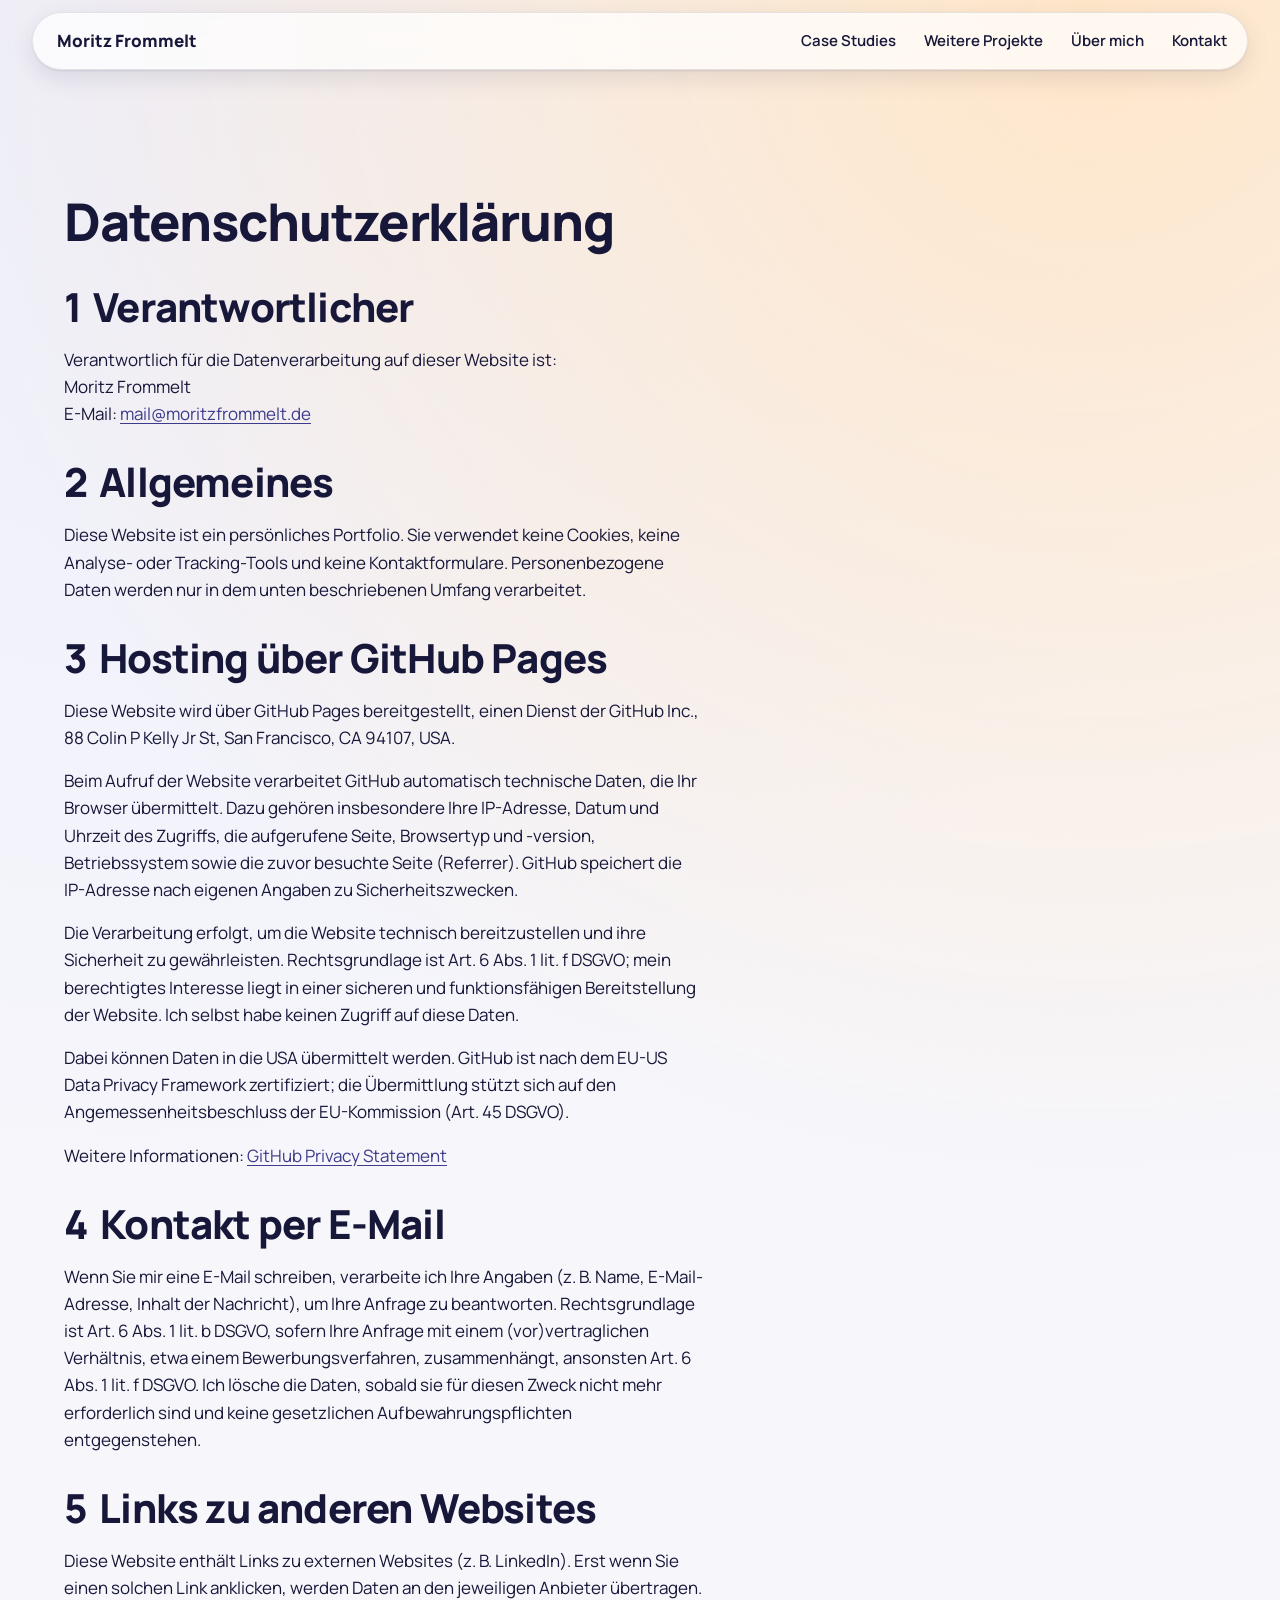
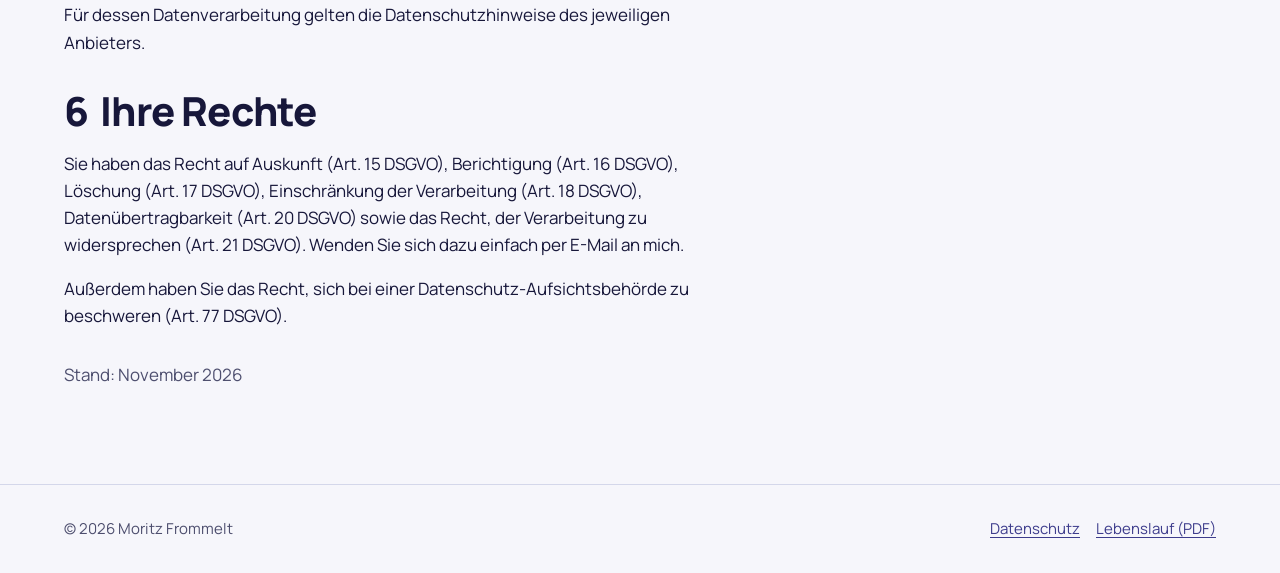
<file: datenschutz.html>
<!doctype html>
<html lang="de">
<head>
  <meta charset="utf-8">
  <meta name="viewport" content="width=device-width, initial-scale=1">
  <meta name="robots" content="noindex, nofollow">
  <title>Datenschutz: Moritz Frommelt</title>
  <meta name="description" content="Datenschutzerklärung der Portfolio-Website von Moritz Frommelt: Hosting über GitHub Pages, Kontakt per E-Mail, Ihre Rechte.">
  <link rel="stylesheet" href="style.css">
</head>
<body>
  <a class="skip-link" href="#inhalt">Zum Inhalt springen</a>

  <div class="hero-zone">
  <header class="site-header">
    <div class="site-header__bar">
      <a class="site-header__name" href="index.html">Moritz Frommelt</a>
      <nav class="site-nav" aria-label="Hauptnavigation">
        <ul>
          <li><a href="index.html#cases">Case Studies</a></li>
          <li><a href="index.html#weitere-projekte">Weitere Projekte</a></li>
          <li><a href="ueber-mich.html">Über mich</a></li>
          <li><a href="index.html#kontakt">Kontakt</a></li>
        </ul>
      </nav>
    </div>
  </header>

    <!-- Text von Moritz vorgegeben (Stand November 2026), keine eigene Rechtsprüfung -->
    <main id="inhalt" class="section" aria-labelledby="datenschutz-titel">
      <div class="container stack-lg">
        <h1 id="datenschutz-titel">Datenschutzerklärung</h1>

        <div class="stack">
          <h2><span class="label-num">1</span>Verantwortlicher</h2>
          <p>Verantwortlich für die Datenverarbeitung auf dieser Website ist:<br>
            Moritz Frommelt<br>
            E-Mail: <a href="mailto:mail@moritzfrommelt.de">mail@moritzfrommelt.de</a></p>
        </div>

        <div class="stack">
          <h2><span class="label-num">2</span>Allgemeines</h2>
          <p>Diese Website ist ein persönliches Portfolio. Sie verwendet keine Cookies, keine Analyse- oder Tracking-Tools und keine Kontaktformulare. Personenbezogene Daten werden nur in dem unten beschriebenen Umfang verarbeitet.</p>
        </div>

        <div class="stack">
          <h2><span class="label-num">3</span>Hosting über GitHub Pages</h2>
          <p>Diese Website wird über GitHub Pages bereitgestellt, einen Dienst der GitHub Inc., 88 Colin P Kelly Jr St, San Francisco, CA 94107, USA.</p>
          <p>Beim Aufruf der Website verarbeitet GitHub automatisch technische Daten, die Ihr Browser übermittelt. Dazu gehören insbesondere Ihre IP-Adresse, Datum und Uhrzeit des Zugriffs, die aufgerufene Seite, Browsertyp und -version, Betriebssystem sowie die zuvor besuchte Seite (Referrer). GitHub speichert die IP-Adresse nach eigenen Angaben zu Sicherheitszwecken.</p>
          <p>Die Verarbeitung erfolgt, um die Website technisch bereitzustellen und ihre Sicherheit zu gewährleisten. Rechtsgrundlage ist Art. 6 Abs. 1 lit. f DSGVO; mein berechtigtes Interesse liegt in einer sicheren und funktionsfähigen Bereitstellung der Website. Ich selbst habe keinen Zugriff auf diese Daten.</p>
          <p>Dabei können Daten in die USA übermittelt werden. GitHub ist nach dem EU-US Data Privacy Framework zertifiziert; die Übermittlung stützt sich auf den Angemessenheitsbeschluss der EU-Kommission (Art. 45 DSGVO).</p>
          <p>Weitere Informationen: <a href="https://docs.github.com/de/site-policy/privacy-policies/github-general-privacy-statement">GitHub Privacy Statement</a></p>
        </div>

        <div class="stack">
          <h2><span class="label-num">4</span>Kontakt per E-Mail</h2>
          <p>Wenn Sie mir eine E-Mail schreiben, verarbeite ich Ihre Angaben (z. B. Name, E-Mail-Adresse, Inhalt der Nachricht), um Ihre Anfrage zu beantworten. Rechtsgrundlage ist Art. 6 Abs. 1 lit. b DSGVO, sofern Ihre Anfrage mit einem (vor)vertraglichen Verhältnis, etwa einem Bewerbungsverfahren, zusammenhängt, ansonsten Art. 6 Abs. 1 lit. f DSGVO. Ich lösche die Daten, sobald sie für diesen Zweck nicht mehr erforderlich sind und keine gesetzlichen Aufbewahrungspflichten entgegenstehen.</p>
        </div>

        <div class="stack">
          <h2><span class="label-num">5</span>Links zu anderen Websites</h2>
          <p>Diese Website enthält Links zu externen Websites (z. B. LinkedIn). Erst wenn Sie einen solchen Link anklicken, werden Daten an den jeweiligen Anbieter übertragen. Für dessen Datenverarbeitung gelten die Datenschutzhinweise des jeweiligen Anbieters.</p>
        </div>

        <div class="stack">
          <h2><span class="label-num">6</span>Ihre Rechte</h2>
          <p>Sie haben das Recht auf Auskunft (Art. 15 DSGVO), Berichtigung (Art. 16 DSGVO), Löschung (Art. 17 DSGVO), Einschränkung der Verarbeitung (Art. 18 DSGVO), Datenübertragbarkeit (Art. 20 DSGVO) sowie das Recht, der Verarbeitung zu widersprechen (Art. 21 DSGVO). Wenden Sie sich dazu einfach per E-Mail an mich.</p>
          <p>Außerdem haben Sie das Recht, sich bei einer Datenschutz-Aufsichtsbehörde zu beschweren (Art. 77 DSGVO).</p>
        </div>

        <p class="muted">Stand: November 2026</p>
      </div>
    </main>
  </div>

  <footer class="site-footer">
    <div class="container site-footer__inner">
      <p>© 2026 Moritz Frommelt</p>
      <ul>
        <!-- <li><a href="impressum.html">Impressum</a></li> -->
        <li><a href="datenschutz.html" aria-current="page">Datenschutz</a></li>
        <li><a href="unterlagen/Lebenslauf_Moritz-Frommelt_final.pdf">Lebenslauf (PDF)</a></li>
      </ul>
    </div>
  </footer>

</body>
</html>
</file>
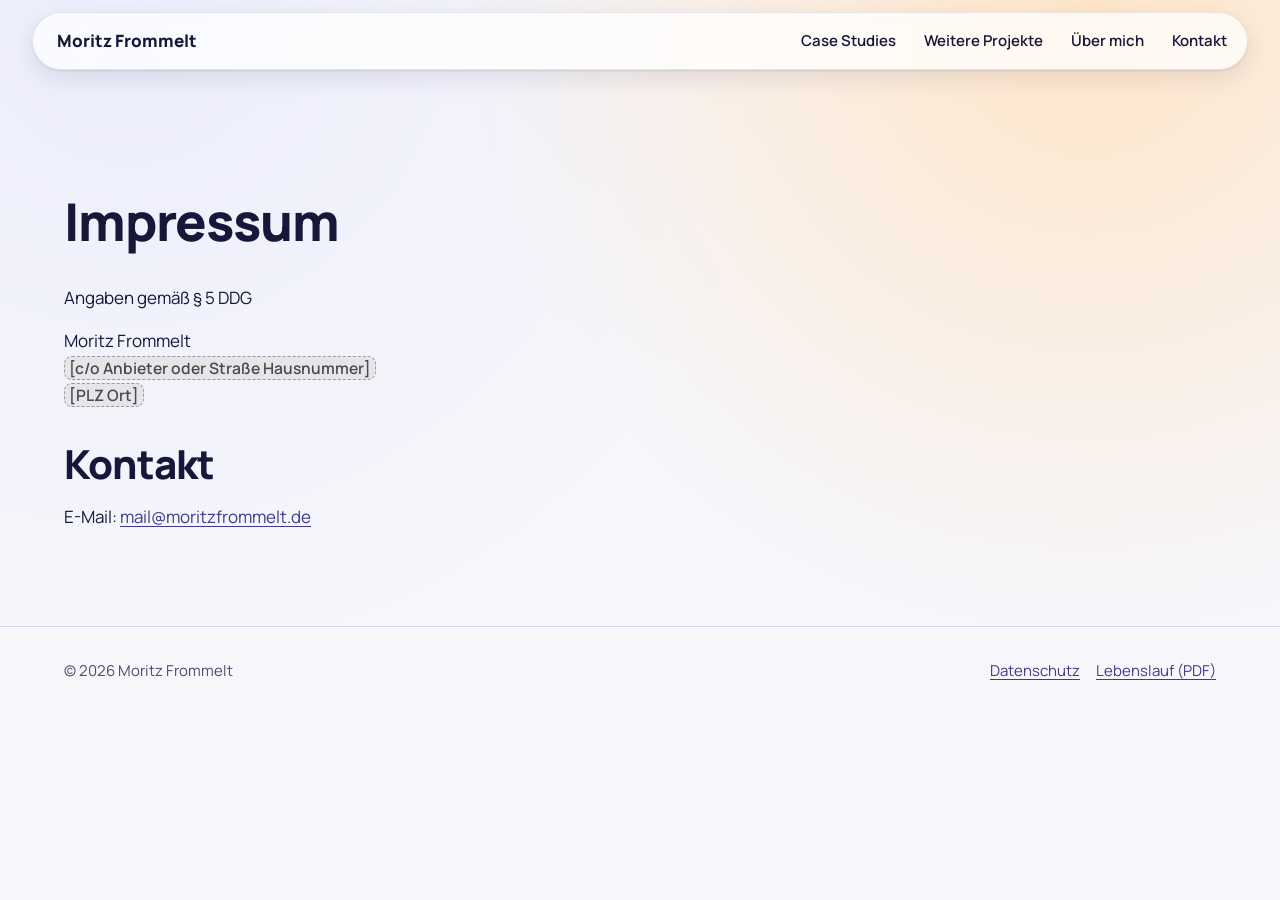
<file: impressum.html>
<!doctype html>
<html lang="de">
<head>
  <meta charset="utf-8">
  <meta name="viewport" content="width=device-width, initial-scale=1">
  <meta name="robots" content="noindex, nofollow">
  <title>Impressum: Moritz Frommelt</title>
  <meta name="description" content="Impressum der Portfolio-Website von Moritz Frommelt, UX/UI- und Product Designer aus Kiel.">
  <link rel="stylesheet" href="style.css">
</head>
<body>
  <a class="skip-link" href="#inhalt">Zum Inhalt springen</a>

  <div class="hero-zone">
  <header class="site-header">
    <div class="site-header__bar">
      <a class="site-header__name" href="index.html">Moritz Frommelt</a>
      <nav class="site-nav" aria-label="Hauptnavigation">
        <ul>
          <li><a href="index.html#cases">Case Studies</a></li>
          <li><a href="index.html#weitere-projekte">Weitere Projekte</a></li>
          <li><a href="ueber-mich.html">Über mich</a></li>
          <li><a href="index.html#kontakt">Kontakt</a></li>
        </ul>
      </nav>
    </div>
  </header>

    <!-- Seite ist bewusst nirgends verlinkt (Footer-Link auskommentiert). Text von Moritz vorgegeben. -->
    <main id="inhalt" class="section" aria-labelledby="impressum-titel">
      <div class="container stack-lg">
        <h1 id="impressum-titel">Impressum</h1>

        <div class="stack">
          <p>Angaben gemäß § 5 DDG</p>
          <!-- TODO: Anschrift liefert Moritz selbst -->
          <p>Moritz Frommelt<br>
            <span class="ph">[c/o Anbieter oder Straße Hausnummer]</span><br>
            <span class="ph">[PLZ Ort]</span></p>
        </div>

        <div class="stack">
          <h2>Kontakt</h2>
          <p>E-Mail: <a href="mailto:mail@moritzfrommelt.de">mail@moritzfrommelt.de</a></p>
        </div>
      </div>
    </main>
  </div>

  <footer class="site-footer">
    <div class="container site-footer__inner">
      <p>© 2026 Moritz Frommelt</p>
      <ul>
        <!-- <li><a href="impressum.html">Impressum</a></li> -->
        <li><a href="datenschutz.html">Datenschutz</a></li>
        <li><a href="unterlagen/Lebenslauf_Moritz-Frommelt_final.pdf">Lebenslauf (PDF)</a></li>
      </ul>
    </div>
  </footer>

</body>
</html>
</file>
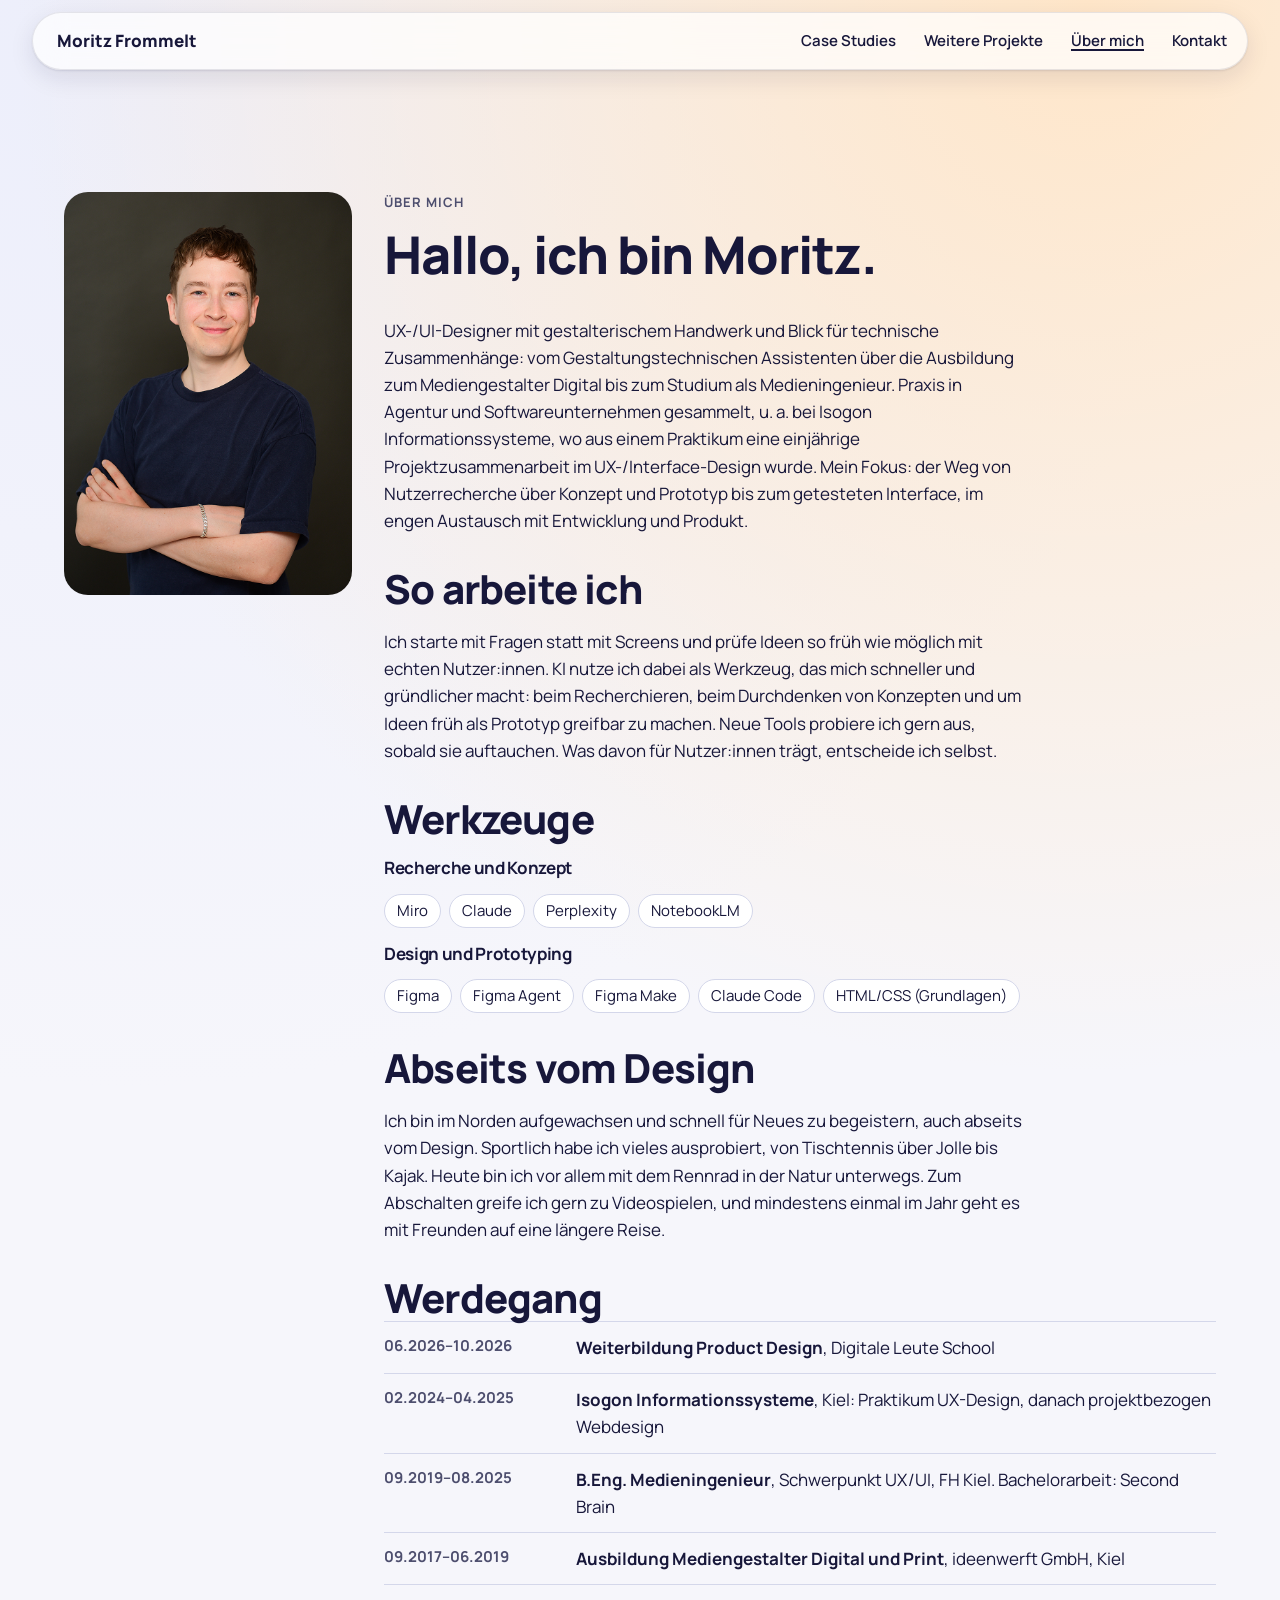
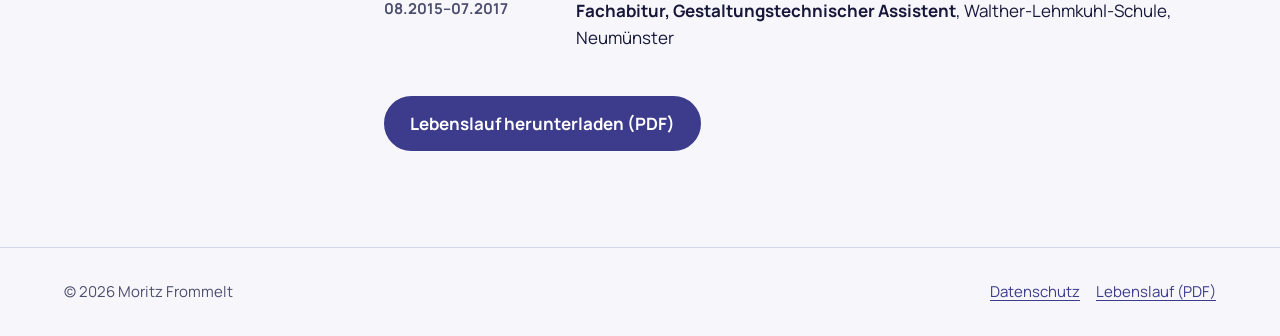
<file: ueber-mich.html>
<!doctype html>
<html lang="de">
<head>
  <meta charset="utf-8">
  <meta name="viewport" content="width=device-width, initial-scale=1">
  <meta name="robots" content="noindex, nofollow">
  <title>Über mich: Moritz Frommelt</title>
  <meta name="description" content="Über Moritz Frommelt: Werdegang, Arbeitsweise und Werkzeuge des UX/UI- und Product Designers aus Kiel.">
  <link rel="stylesheet" href="style.css">
</head>
<body>
  <a class="skip-link" href="#inhalt">Zum Inhalt springen</a>

  <div class="hero-zone">
  <header class="site-header">
    <div class="site-header__bar">
      <a class="site-header__name" href="index.html">Moritz Frommelt</a>
      <nav class="site-nav" aria-label="Hauptnavigation">
        <ul>
          <li><a href="index.html#cases">Case Studies</a></li>
          <li><a href="index.html#weitere-projekte">Weitere Projekte</a></li>
          <li><a href="ueber-mich.html" aria-current="page">Über mich</a></li>
          <li><a href="index.html#kontakt">Kontakt</a></li>
        </ul>
      </nav>
    </div>
  </header>

    <!-- a) Einstieg -->
    <main id="inhalt" class="section" aria-labelledby="ueber-titel">
      <div class="container about">
        <img class="about__portrait" src="media/profil/pb_komprimiert_v3.jpg" width="412" height="577" loading="lazy" decoding="async"
             alt="Moritz Frommelt, lächelnd, mit verschränkten Armen vor dunklem Hintergrund">
        <div class="stack-lg">
          <div class="section__head">
            <span class="eyebrow">Über mich</span>
            <h1 id="ueber-titel">Hallo, ich bin Moritz.</h1>
          </div>

          <!-- b) Werdegang als Fließtext, frühere Fassung, von Moritz bevorzugt -->
          <p>UX-/UI-Designer mit gestalterischem Handwerk und Blick für technische Zusammenhänge: vom Gestaltungstechnischen Assistenten über die Ausbildung zum Mediengestalter Digital bis zum Studium als Medieningenieur. Praxis in Agentur und Softwareunternehmen gesammelt, u. a. bei Isogon Informationssysteme, wo aus einem Praktikum eine einjährige Projektzusammenarbeit im UX-/Interface-Design wurde. Mein Fokus: der Weg von Nutzerrecherche über Konzept und Prototyp bis zum getesteten Interface, im engen Austausch mit Entwicklung und Produkt.</p>

          <!-- c) Arbeitsweise -->
          <div class="stack">
            <h2>So arbeite ich</h2>
            <p>Ich starte mit Fragen statt mit Screens und prüfe Ideen so früh wie möglich mit echten Nutzer:innen. KI nutze ich dabei als Werkzeug, das mich schneller und gründlicher macht: beim Recherchieren, beim Durchdenken von Konzepten und um Ideen früh als Prototyp greifbar zu machen. Neue Tools probiere ich gern aus, sobald sie auftauchen. Was davon für Nutzer:innen trägt, entscheide ich selbst.</p>
          </div>

          <!-- d) Werkzeuge -->
          <div class="stack">
            <h2>Werkzeuge</h2>
            <div class="stack">
              <h3 class="group-title">Recherche und Konzept</h3>
              <ul class="inline-list">
                <li>Miro</li><li>Claude</li><li>Perplexity</li><li>NotebookLM</li>
              </ul>
            </div>
            <div class="stack">
              <h3 class="group-title">Design und Prototyping</h3>
              <ul class="inline-list">
                <li>Figma</li><li>Figma Agent</li><li>Figma Make</li><li>Claude Code</li><li>HTML/CSS (Grundlagen)</li>
              </ul>
            </div>
          </div>

          <!-- e) Persönliches -->
          <div class="stack">
            <h2>Abseits vom Design</h2>
            <p>Ich bin im Norden aufgewachsen und schnell für Neues zu begeistern, auch abseits vom Design. Sportlich habe ich vieles ausprobiert, von Tischtennis über Jolle bis Kajak. Heute bin ich vor allem mit dem Rennrad in der Natur unterwegs. Zum Abschalten greife ich gern zu Videospielen, und mindestens einmal im Jahr geht es mit Freunden auf eine längere Reise.</p>
          </div>

          <!-- f) Werdegang als Liste -->
          <div class="stack">
            <h2>Werdegang</h2>
            <ol class="timeline">
              <li><time>06.2026–10.2026</time><span><strong>Weiterbildung Product Design</strong>, Digitale Leute School</span></li>
              <li><time>02.2024–04.2025</time><span><strong>Isogon Informationssysteme</strong>, Kiel: Praktikum UX-Design, danach projektbezogen Webdesign</span></li>
              <li><time>09.2019–08.2025</time><span><strong>B.Eng. Medieningenieur</strong>, Schwerpunkt UX/UI, FH Kiel. Bachelorarbeit: Second Brain</span></li>
              <li><time>09.2017–06.2019</time><span><strong>Ausbildung Mediengestalter Digital und Print</strong>, ideenwerft GmbH, Kiel</span></li>
              <li><time>08.2015–07.2017</time><span><strong>Fachabitur, Gestaltungstechnischer Assistent</strong>, Walther-Lehmkuhl-Schule, Neumünster</span></li>
            </ol>
          </div>

          <!-- h) Lebenslauf-Download -->
          <p><a class="button button--primary" href="unterlagen/Lebenslauf_Moritz-Frommelt_final.pdf" download>Lebenslauf herunterladen (PDF)</a></p>
        </div>
      </div>
    </main>
  </div>

  <footer class="site-footer">
    <div class="container site-footer__inner">
      <p>© 2026 Moritz Frommelt</p>
      <ul>
        <!-- <li><a href="impressum.html">Impressum</a></li> -->
        <li><a href="datenschutz.html">Datenschutz</a></li>
        <li><a href="unterlagen/Lebenslauf_Moritz-Frommelt_final.pdf">Lebenslauf (PDF)</a></li>
      </ul>
    </div>
  </footer>

</body>
</html>
</file>
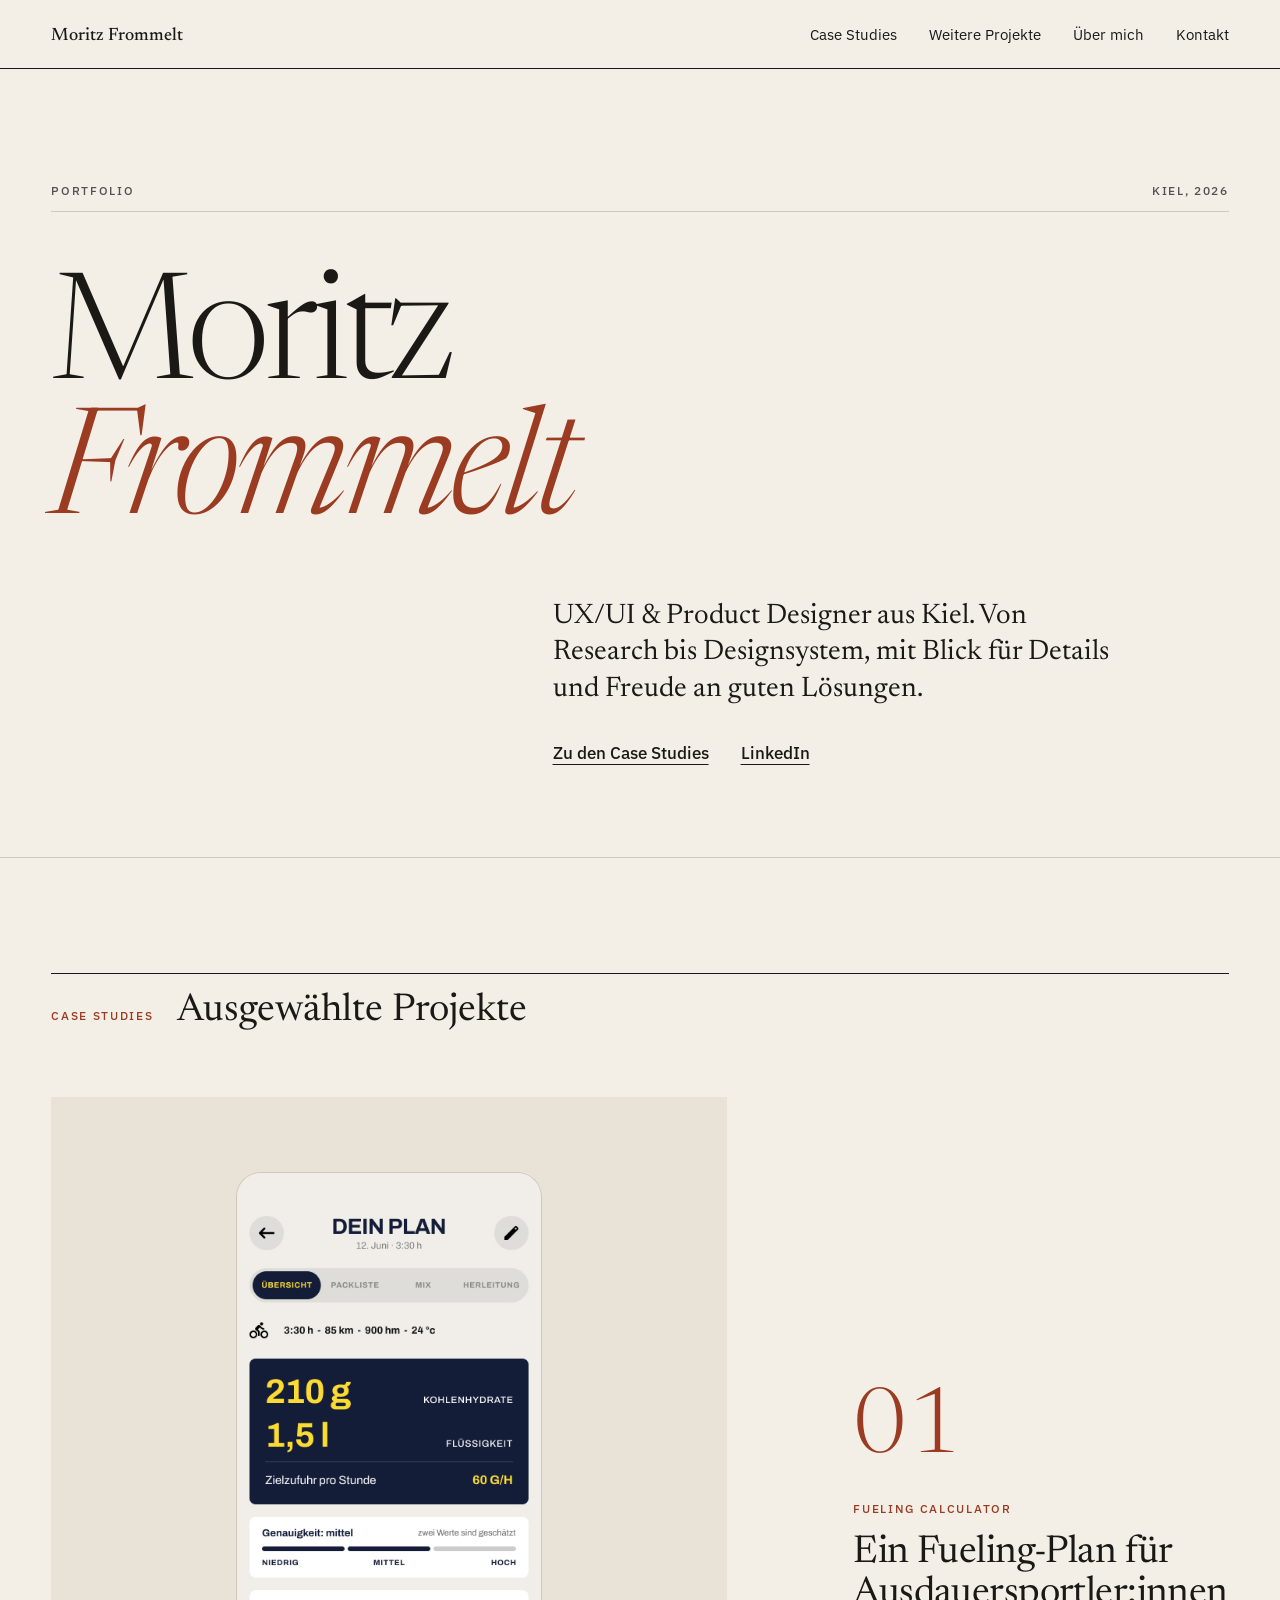
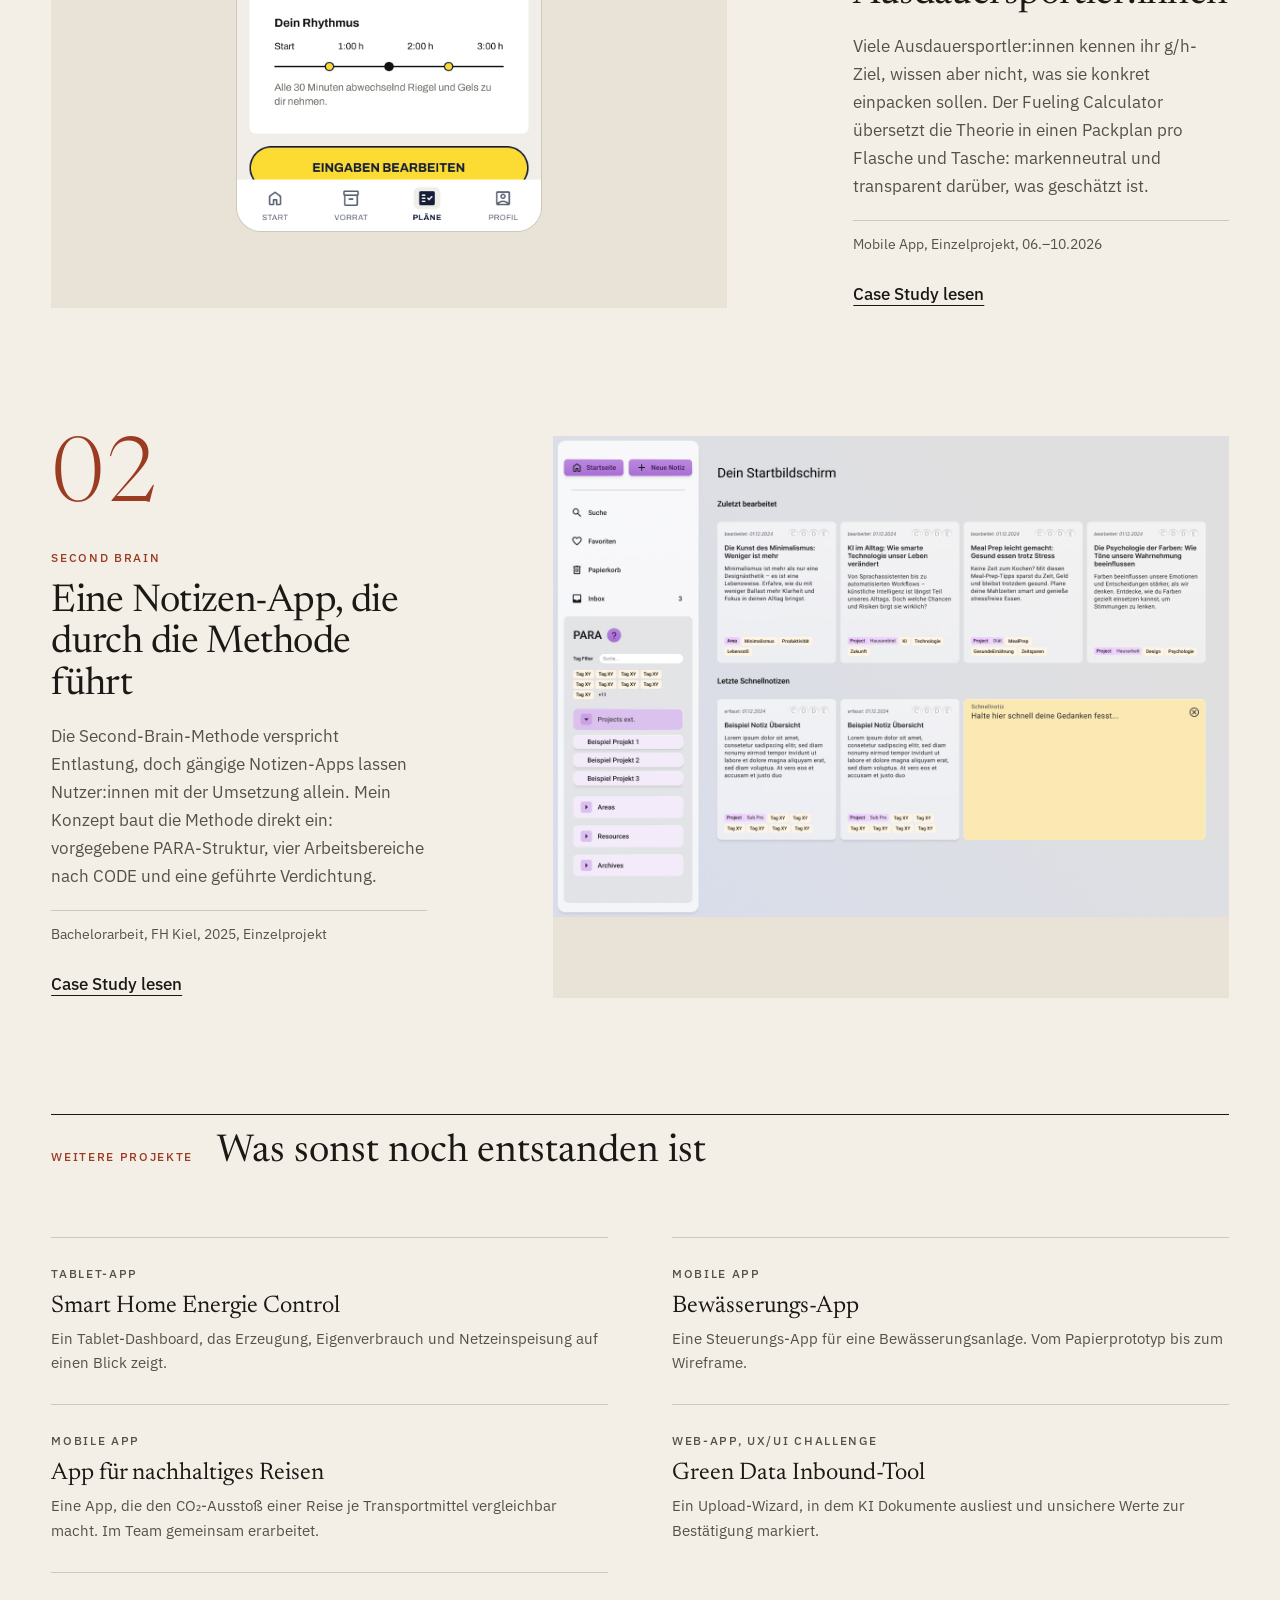
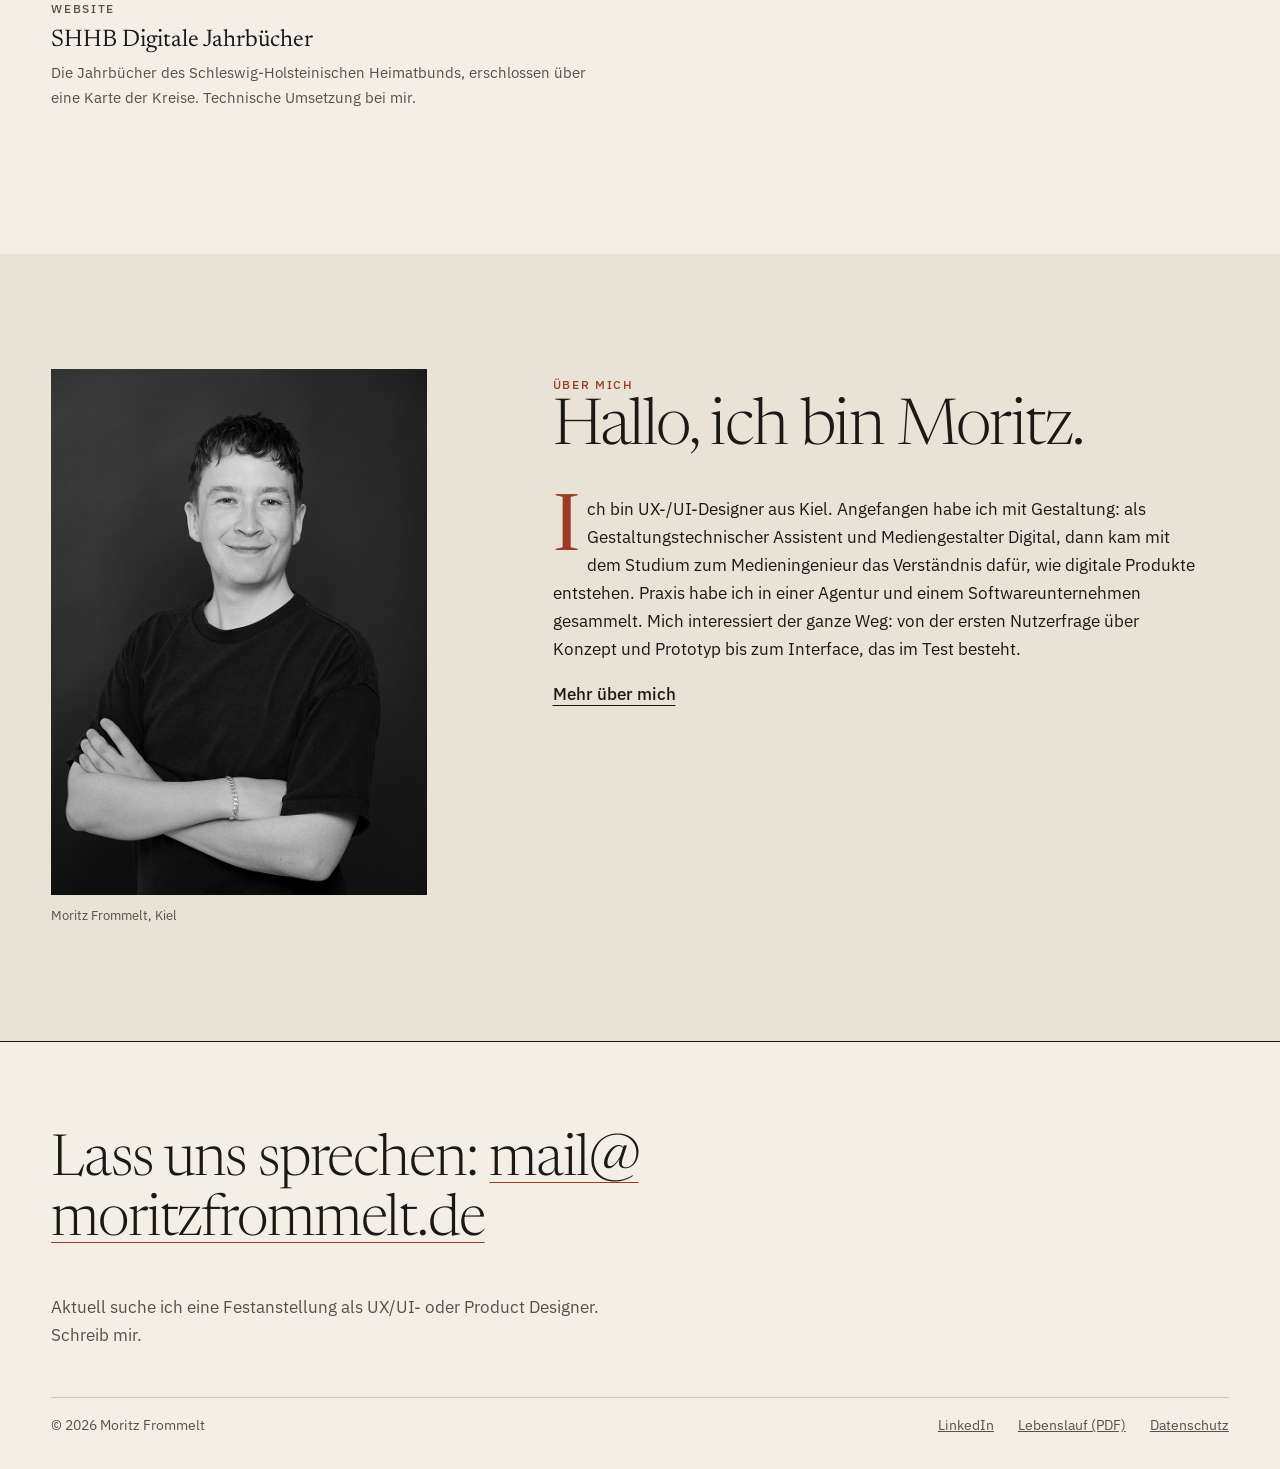
<file: design-explorations/style-1-editorial.html>
<!doctype html>
<html lang="de">
<head>
  <meta charset="utf-8">
  <meta name="viewport" content="width=device-width, initial-scale=1">
  <meta name="robots" content="noindex, nofollow">
  <title>Style 1, Ruhig-editorial</title>
  <!-- Exploration: Fonts über Google Fonts, final lokal einbinden -->
  <link rel="preconnect" href="https://fonts.googleapis.com">
  <link rel="preconnect" href="https://fonts.gstatic.com" crossorigin>
  <link href="https://fonts.googleapis.com/css2?family=Newsreader:ital,opsz,wght@0,6..72,300..600;1,6..72,300..500&family=IBM+Plex+Sans:wght@400;500&display=swap" rel="stylesheet">
  <style>
    :root {
      --paper: #F3EFE7;
      --paper-deep: #E9E3D7;
      --ink: #1B1916;
      --ink-soft: #55504A;
      --rule: #CFC7B8;
      --accent: #9A3B22;          /* Rostrot, 6,2:1 auf --paper */
      --serif: "Newsreader", Georgia, serif;
      --sans: "IBM Plex Sans", system-ui, sans-serif;
      --gutter: clamp(1rem, 4vw, 3.5rem);
      --max: 88rem;
      --ease: cubic-bezier(.2, .7, .2, 1);
    }
    *, *::before, *::after { box-sizing: border-box; }
    html { scroll-behavior: smooth; }
    body {
      margin: 0; background: var(--paper); color: var(--ink);
      font: 400 1.0625rem/1.65 var(--sans);
      -webkit-font-smoothing: antialiased;
    }
    img { display: block; max-width: 100%; height: auto; }
    a { color: inherit; }
    a:focus-visible { outline: 2px solid var(--accent); outline-offset: 4px; }
    .wrap { max-width: var(--max); margin: 0 auto; padding: 0 var(--gutter); }
    .grid { display: grid; grid-template-columns: repeat(12, 1fr); column-gap: clamp(1rem, 2vw, 2rem); }
    .kicker {
      font: 500 .75rem/1.2 var(--sans); letter-spacing: .14em; text-transform: uppercase;
      color: var(--ink-soft);
    }
    .kicker--accent { color: var(--accent); }

    /* Kopfzeile wie ein Zeitungskopf */
    .masthead { border-bottom: 1px solid var(--ink); }
    .masthead__bar {
      display: flex; justify-content: space-between; align-items: baseline; gap: 1rem;
      padding-block: 1.25rem; flex-wrap: wrap;
    }
    .masthead__name { font: 500 1.125rem/1 var(--serif); text-decoration: none; }
    .masthead nav ul { list-style: none; display: flex; gap: clamp(1rem, 2.5vw, 2.25rem); margin: 0; padding: 0; flex-wrap: wrap; }
    .masthead nav a { font-size: .9375rem; text-decoration: none; background: linear-gradient(currentColor, currentColor) 0 100% / 0 1px no-repeat; transition: background-size .5s var(--ease); }
    .masthead nav a:hover { background-size: 100% 1px; }

    /* Hero: Titelseite */
    .hero { padding-block: clamp(3rem, 9vw, 8rem) clamp(3rem, 7vw, 6rem); border-bottom: 1px solid var(--rule); }
    .hero__meta { grid-column: 1 / -1; display: flex; justify-content: space-between; gap: 1rem; border-bottom: 1px solid var(--rule); padding-bottom: .75rem; margin-bottom: clamp(2rem, 5vw, 4rem); flex-wrap: wrap; }
    .hero h1 {
      grid-column: 1 / -1; margin: 0;
      font: 300 clamp(3.25rem, 11.5vw, 11rem)/.92 var(--serif); letter-spacing: -.035em;
    }
    .hero h1 em { font-style: italic; font-weight: 300; color: var(--accent); }
    .hero__deck {
      grid-column: 6 / span 6; margin: clamp(2rem, 4vw, 3.5rem) 0 0;
      font: 400 clamp(1.375rem, 2.2vw, 1.875rem)/1.3 var(--serif); color: var(--ink);
    }
    .hero__links { grid-column: 6 / span 6; margin-top: 2rem; display: flex; gap: 2rem; flex-wrap: wrap; }
    .textlink { font-weight: 500; text-decoration: underline; text-decoration-thickness: 1px; text-underline-offset: .3em; transition: color .4s var(--ease); }
    .textlink:hover { color: var(--accent); }

    /* Sektionen */
    .section { padding-block: clamp(4rem, 9vw, 8rem); }
    .section__head { grid-column: 1 / -1; display: flex; align-items: baseline; gap: 1.5rem; border-top: 1px solid var(--ink); padding-top: 1rem; margin-bottom: clamp(2.5rem, 5vw, 4.5rem); }
    .section__head h2 { margin: 0; font: 400 clamp(1.75rem, 3vw, 2.5rem)/1.1 var(--serif); }

    /* Case Studies als Magazin-Artikel */
    .feature { grid-column: 1 / -1; display: grid; grid-template-columns: subgrid; row-gap: 2rem; margin-bottom: clamp(5rem, 10vw, 9rem); }
    .feature:last-child { margin-bottom: 0; }
    .feature__media { grid-column: 1 / span 7; background: var(--paper-deep); overflow: hidden; }
    .feature__media img { transition: transform 1.6s var(--ease); }
    .feature:hover .feature__media img { transform: scale(1.025); }
    .feature__media--phone { display: grid; place-items: center; padding: clamp(2rem, 6vw, 5rem) 1rem; }
    .feature__media--phone img { width: min(19rem, 70%); box-shadow: 0 0 0 1px var(--rule); border-radius: 1.5rem; }
    .feature__text { grid-column: 9 / span 4; align-self: end; }
    .feature--flip .feature__media { grid-column: 6 / span 7; grid-row: 1; }
    .feature--flip .feature__text { grid-column: 1 / span 4; grid-row: 1; }
    .feature__num { font: 300 clamp(4rem, 7vw, 6.5rem)/1 var(--serif); color: var(--accent); display: block; margin-bottom: 1rem; }
    .feature h3 { margin: .75rem 0 1rem; font: 400 clamp(1.875rem, 3vw, 2.75rem)/1.08 var(--serif); letter-spacing: -.015em; }
    .feature h3 a { text-decoration: none; }
    .feature h3 a:hover { text-decoration: underline; text-decoration-thickness: 1px; text-underline-offset: .15em; }
    .feature p { margin: 0 0 1.25rem; color: var(--ink-soft); }
    .byline { font-size: .875rem; color: var(--ink-soft); border-top: 1px solid var(--rule); padding-top: .75rem; margin-bottom: 1.5rem !important; }

    /* Weitere Projekte als Inhaltsverzeichnis */
    .contents { grid-column: 1 / -1; list-style: none; margin: 0; padding: 0; columns: 2; column-gap: clamp(2rem, 5vw, 5rem); }
    .contents li { break-inside: avoid; border-top: 1px solid var(--rule); padding: 1.25rem 0 1.75rem; }
    .contents h3 { margin: .35rem 0 .4rem; font: 400 1.5rem/1.2 var(--serif); }
    .contents p { margin: 0; color: var(--ink-soft); font-size: .9375rem; }

    /* Über mich */
    .about__photo { grid-column: 1 / span 4; }
    .about__photo img { filter: grayscale(1) contrast(1.05); }
    .about__photo figcaption { font-size: .8125rem; color: var(--ink-soft); margin-top: .6rem; }
    .about__text { grid-column: 6 / span 7; }
    .about__text h2 { margin: 0 0 2rem; font: 300 clamp(2.5rem, 5vw, 4.5rem)/1.02 var(--serif); letter-spacing: -.025em; }
    .about__text p { max-width: 38em; }
    .about__text .dropcap::first-letter { float: left; font: 400 4.6em/.8 var(--serif); padding: .08em .1em 0 0; color: var(--accent); }

    /* Footer */
    .footer { border-top: 1px solid var(--ink); padding-block: clamp(3rem, 7vw, 6rem) 2rem; }
    .footer__call { grid-column: 1 / span 8; margin: 0 0 2.5rem; font: 300 clamp(2rem, 4.5vw, 4rem)/1.05 var(--serif); letter-spacing: -.02em; }
    .footer__call a { text-decoration: underline; text-decoration-thickness: 1px; text-underline-offset: .12em; text-decoration-color: var(--accent); }
    .footer__call a:hover { color: var(--accent); }
    .footer__lead { grid-column: 1 / span 6; color: var(--ink-soft); margin: 0 0 3rem; }
    .footer__bottom { grid-column: 1 / -1; display: flex; justify-content: space-between; gap: 1rem; flex-wrap: wrap; border-top: 1px solid var(--rule); padding-top: 1rem; font-size: .875rem; color: var(--ink-soft); }
    .footer__bottom ul { list-style: none; display: flex; gap: 1.5rem; margin: 0; padding: 0; flex-wrap: wrap; }

    .ph { font-family: var(--sans); font-size: .8em; background: #F2D9A0; color: var(--ink); padding: 0 .3em; }

    /* Langsame Einblendung */
    .js .reveal { opacity: 0; transform: translateY(24px); transition: opacity 1.4s var(--ease), transform 1.4s var(--ease); }
    .js .reveal.is-in { opacity: 1; transform: none; }

    @media (max-width: 60em) {
      .hero__deck, .hero__links { grid-column: 1 / -1; }
      .feature__media, .feature--flip .feature__media { grid-column: 1 / -1; grid-row: auto; }
      .feature__text, .feature--flip .feature__text { grid-column: 1 / -1; grid-row: auto; }
      .about__photo { grid-column: 1 / span 5; }
      .about__text { grid-column: 1 / -1; margin-top: 2.5rem; }
      .footer__call, .footer__lead { grid-column: 1 / -1; }
    }
    @media (max-width: 40em) {
      .contents { columns: 1; }
      .about__photo { grid-column: 1 / span 8; }
      .masthead nav ul { gap: .9rem 1.25rem; }
      .feature__num { font-size: 3.5rem; }
    }
    @media (prefers-reduced-motion: reduce) {
      html { scroll-behavior: auto; }
      .js .reveal { opacity: 1; transform: none; transition: none; }
      .feature__media img { transition: none; }
    }
  </style>
  <script>document.documentElement.classList.add('js');</script>
</head>
<body>
  <header class="masthead">
    <div class="wrap masthead__bar">
      <a class="masthead__name" href="style-1-editorial.html">Moritz Frommelt</a>
      <nav aria-label="Hauptnavigation">
        <ul>
          <li><a href="#projekte">Case Studies</a></li>
          <li><a href="#weitere">Weitere Projekte</a></li>
          <li><a href="#ueber">Über mich</a></li>
          <li><a href="#kontakt">Kontakt</a></li>
        </ul>
      </nav>
    </div>
  </header>

  <main>
    <section class="hero" aria-labelledby="hero-titel">
      <div class="wrap grid">
        <div class="hero__meta kicker"><span>Portfolio</span><span>Kiel, 2026</span></div>
        <h1 id="hero-titel" class="reveal">Moritz<br><em>Frommelt</em></h1>
        <p class="hero__deck reveal">UX/UI &amp; Product Designer aus Kiel. Von Research bis Designsystem, mit Blick für Details und Freude an guten Lösungen.</p>
        <div class="hero__links reveal">
          <a class="textlink" href="#projekte">Zu den Case Studies</a>
          <a class="textlink" href="https://www.linkedin.com/in/moritzfrommelt" target="_blank" rel="noopener">LinkedIn</a>
        </div>
      </div>
    </section>

    <section class="section" id="projekte" aria-labelledby="projekte-titel">
      <div class="wrap grid">
        <div class="section__head"><span class="kicker kicker--accent">Case Studies</span><h2 id="projekte-titel">Ausgewählte Projekte</h2></div>

        <article class="feature reveal">
          <a class="feature__media feature__media--phone" href="../case-fueling-calculator.html" tabindex="-1" aria-hidden="true">
            <img src="../media/aktuelle%20Screens/MF2%20–%20Plan%20–%20Übersicht.jpg" width="390" height="844" loading="lazy" decoding="async" alt="">
          </a>
          <div class="feature__text">
            <span class="feature__num" aria-hidden="true">01</span>
            <span class="kicker kicker--accent">Fueling Calculator</span>
            <h3><a href="../case-fueling-calculator.html">Ein Fueling-Plan für Ausdauersportler:innen</a></h3>
            <p>Viele Ausdauersportler:innen kennen ihr g/h-Ziel, wissen aber nicht, was sie konkret einpacken sollen. Der Fueling Calculator übersetzt die Theorie in einen Packplan pro Flasche und Tasche: markenneutral und transparent darüber, was geschätzt ist.</p>
            <p class="byline">Mobile App, Einzelprojekt, 06.–10.2026</p>
            <a class="textlink" href="../case-fueling-calculator.html">Case Study lesen</a>
          </div>
        </article>

        <article class="feature feature--flip reveal">
          <a class="feature__media" href="../case-second-brain.html" tabindex="-1" aria-hidden="true">
            <img src="../media/second-brain/startseite.jpg" width="1440" height="1024" loading="lazy" decoding="async" alt="">
          </a>
          <div class="feature__text">
            <span class="feature__num" aria-hidden="true">02</span>
            <span class="kicker kicker--accent">Second Brain</span>
            <h3><a href="../case-second-brain.html">Eine Notizen-App, die durch die Methode führt</a></h3>
            <p>Die Second-Brain-Methode verspricht Entlastung, doch gängige Notizen-Apps lassen Nutzer:innen mit der Umsetzung allein. Mein Konzept baut die Methode direkt ein: vorgegebene PARA-Struktur, vier Arbeitsbereiche nach CODE und eine geführte Verdichtung.</p>
            <p class="byline">Bachelorarbeit, FH Kiel, 2025, Einzelprojekt</p>
            <a class="textlink" href="../case-second-brain.html">Case Study lesen</a>
          </div>
        </article>
      </div>
    </section>

    <section class="section" id="weitere" aria-labelledby="weitere-titel" style="padding-top:0">
      <div class="wrap grid">
        <div class="section__head"><span class="kicker kicker--accent">Weitere Projekte</span><h2 id="weitere-titel">Was sonst noch entstanden ist</h2></div>
        <ul class="contents reveal">
          <li><span class="kicker">Tablet-App</span><h3>Smart Home Energie Control</h3><p>Ein Tablet-Dashboard, das Erzeugung, Eigenverbrauch und Netzeinspeisung auf einen Blick zeigt.</p></li>
          <li><span class="kicker">Mobile App</span><h3>App für nachhaltiges Reisen</h3><p>Eine App, die den CO₂-Ausstoß einer Reise je Transportmittel vergleichbar macht. Im Team gemeinsam erarbeitet.</p></li>
          <li><span class="kicker">Website</span><h3>SHHB Digitale Jahrbücher</h3><p>Die Jahrbücher des Schleswig-Holsteinischen Heimatbunds, erschlossen über eine Karte der Kreise. Technische Umsetzung bei mir.</p></li>
          <li><span class="kicker">Mobile App</span><h3>Bewässerungs-App</h3><p>Eine Steuerungs-App für eine Bewässerungsanlage. Vom Papierprototyp bis zum Wireframe.</p></li>
          <li><span class="kicker">Web-App, UX/UI Challenge</span><h3>Green Data Inbound-Tool</h3><p>Ein Upload-Wizard, in dem KI Dokumente ausliest und unsichere Werte zur Bestätigung markiert.</p></li>
        </ul>
      </div>
    </section>

    <section class="section" id="ueber" aria-labelledby="ueber-titel" style="background:var(--paper-deep)">
      <div class="wrap grid">
        <figure class="about__photo reveal" style="margin:0">
          <img src="../media/profil/pb_komprimiert_v3.jpg" width="412" height="577" loading="lazy" decoding="async" alt="Moritz Frommelt, lächelnd, mit verschränkten Armen vor dunklem Hintergrund">
          <figcaption>Moritz Frommelt, Kiel</figcaption>
        </figure>
        <div class="about__text reveal">
          <span class="kicker kicker--accent">Über mich</span>
          <h2 id="ueber-titel">Hallo, ich bin Moritz.</h2>
          <p class="dropcap">Ich bin UX-/UI-Designer aus Kiel. Angefangen habe ich mit Gestaltung: als Gestaltungstechnischer Assistent und Mediengestalter Digital, dann kam mit dem Studium zum Medieningenieur das Verständnis dafür, wie digitale Produkte entstehen. Praxis habe ich in einer Agentur und einem Softwareunternehmen gesammelt. Mich interessiert der ganze Weg: von der ersten Nutzerfrage über Konzept und Prototyp bis zum Interface, das im Test besteht.</p>
          <p><a class="textlink" href="../ueber-mich.html">Mehr über mich</a></p>
        </div>
      </div>
    </section>
  </main>

  <footer class="footer" id="kontakt">
    <div class="wrap grid">
      <p class="footer__call">Lass uns sprechen: <a href="mailto:mail@moritzfrommelt.de">mail@<wbr>moritzfrommelt.de</a></p>
      <p class="footer__lead">Aktuell suche ich eine Festanstellung als UX/UI- oder Product Designer. Schreib mir.</p>
      <div class="footer__bottom">
        <span>© 2026 Moritz Frommelt</span>
        <ul>
          <li><a href="https://www.linkedin.com/in/moritzfrommelt" target="_blank" rel="noopener">LinkedIn</a></li>
          <li><a href="../unterlagen/Lebenslauf_Moritz-Frommelt_final.pdf">Lebenslauf (PDF)</a></li>
          <li><a href="../datenschutz.html">Datenschutz</a></li>
        </ul>
      </div>
    </div>
  </footer>

  <script>
    if ('IntersectionObserver' in window) {
      const io = new IntersectionObserver((entries) => entries.forEach(e => {
        if (e.isIntersecting) { e.target.classList.add('is-in'); io.unobserve(e.target); }
      }), { threshold: .12, rootMargin: '0px 0px -8% 0px' });
      document.querySelectorAll('.reveal').forEach(el => io.observe(el));
    } else { document.querySelectorAll('.reveal').forEach(el => el.classList.add('is-in')); }
  </script>
</body>
</html>
</file>
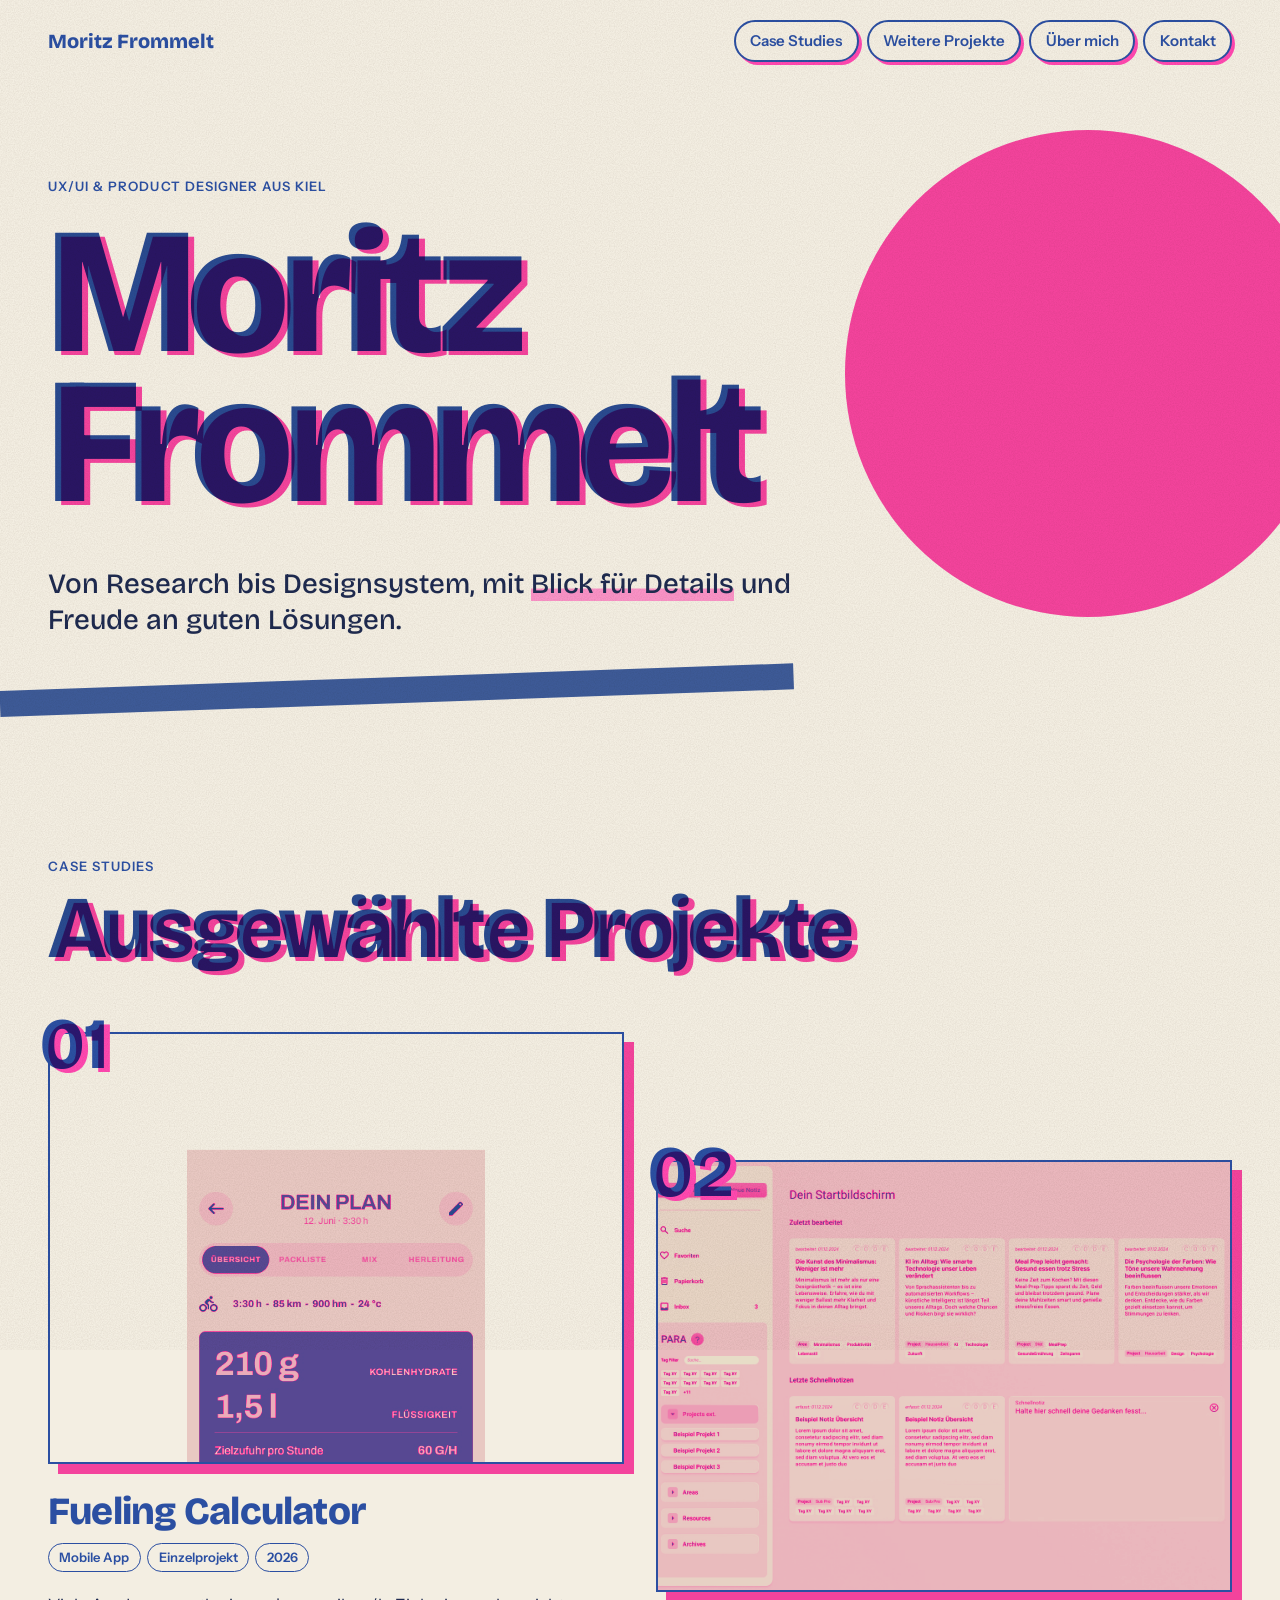
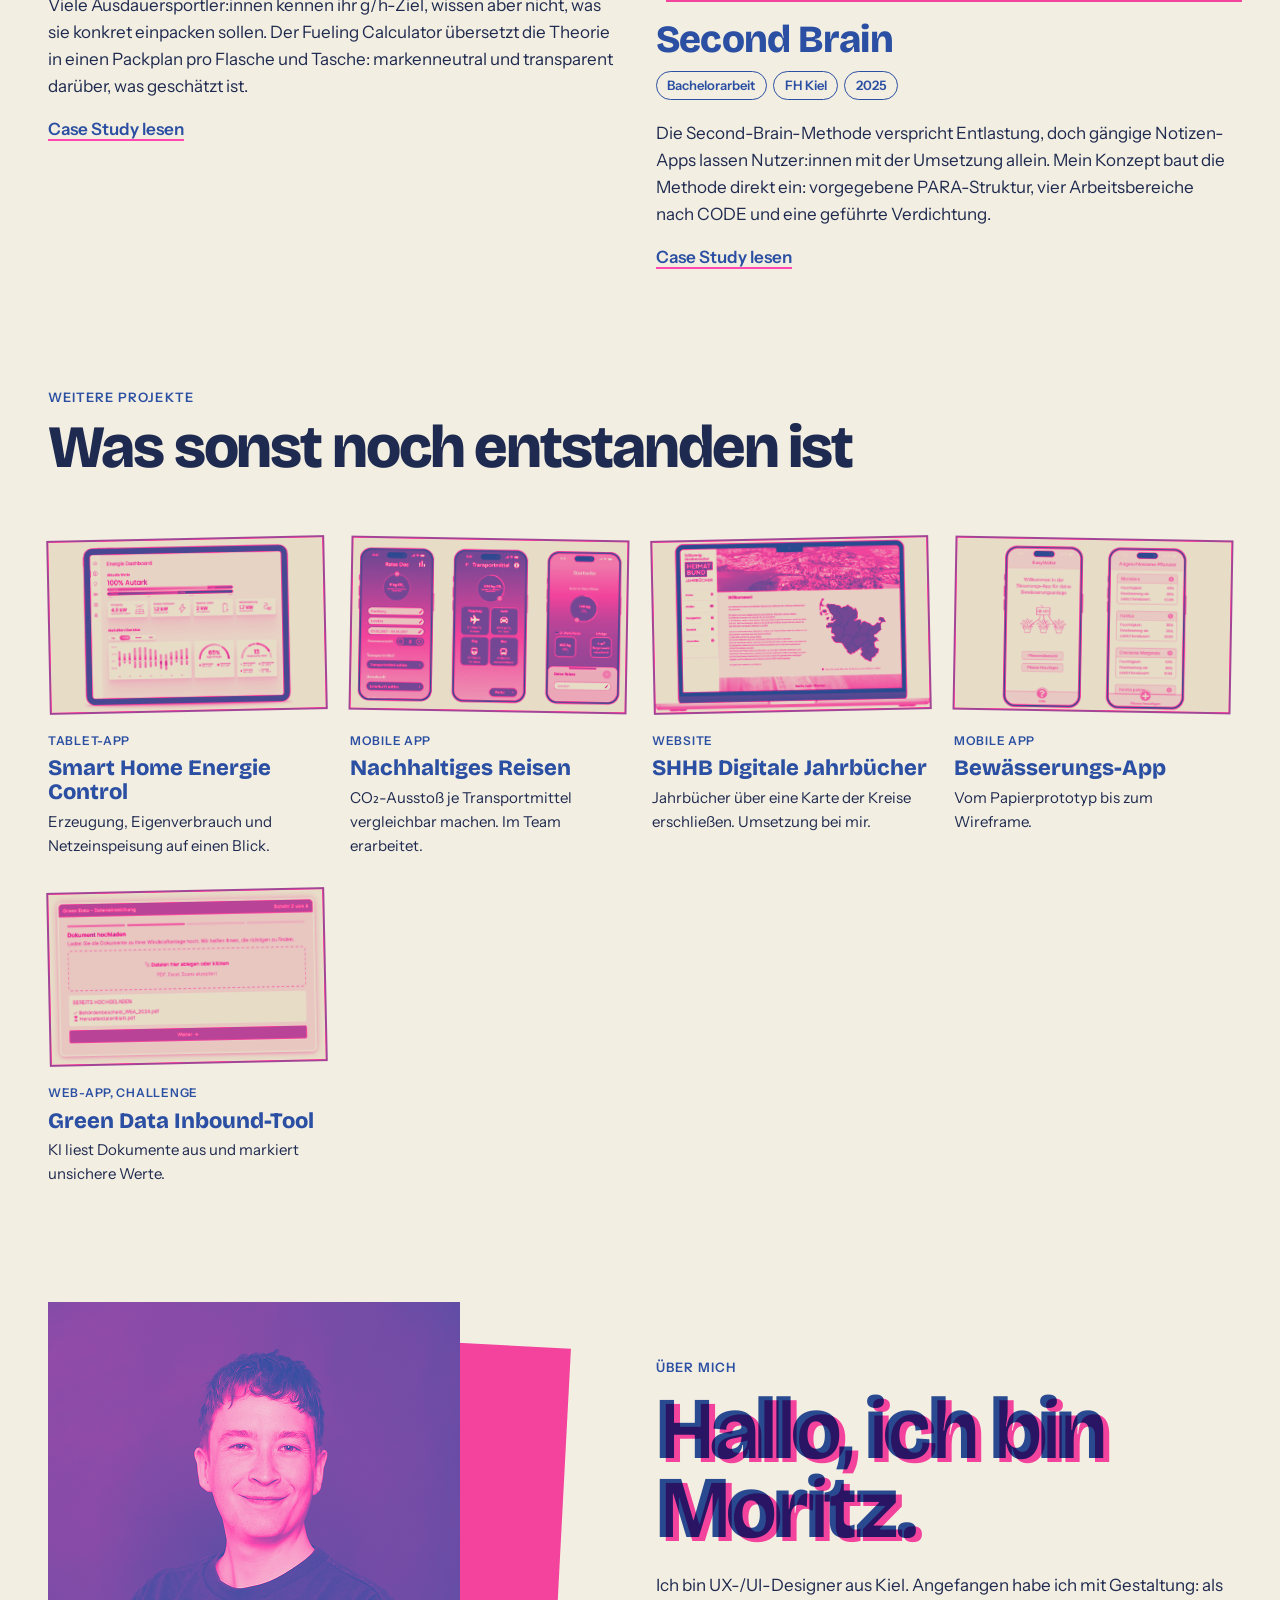
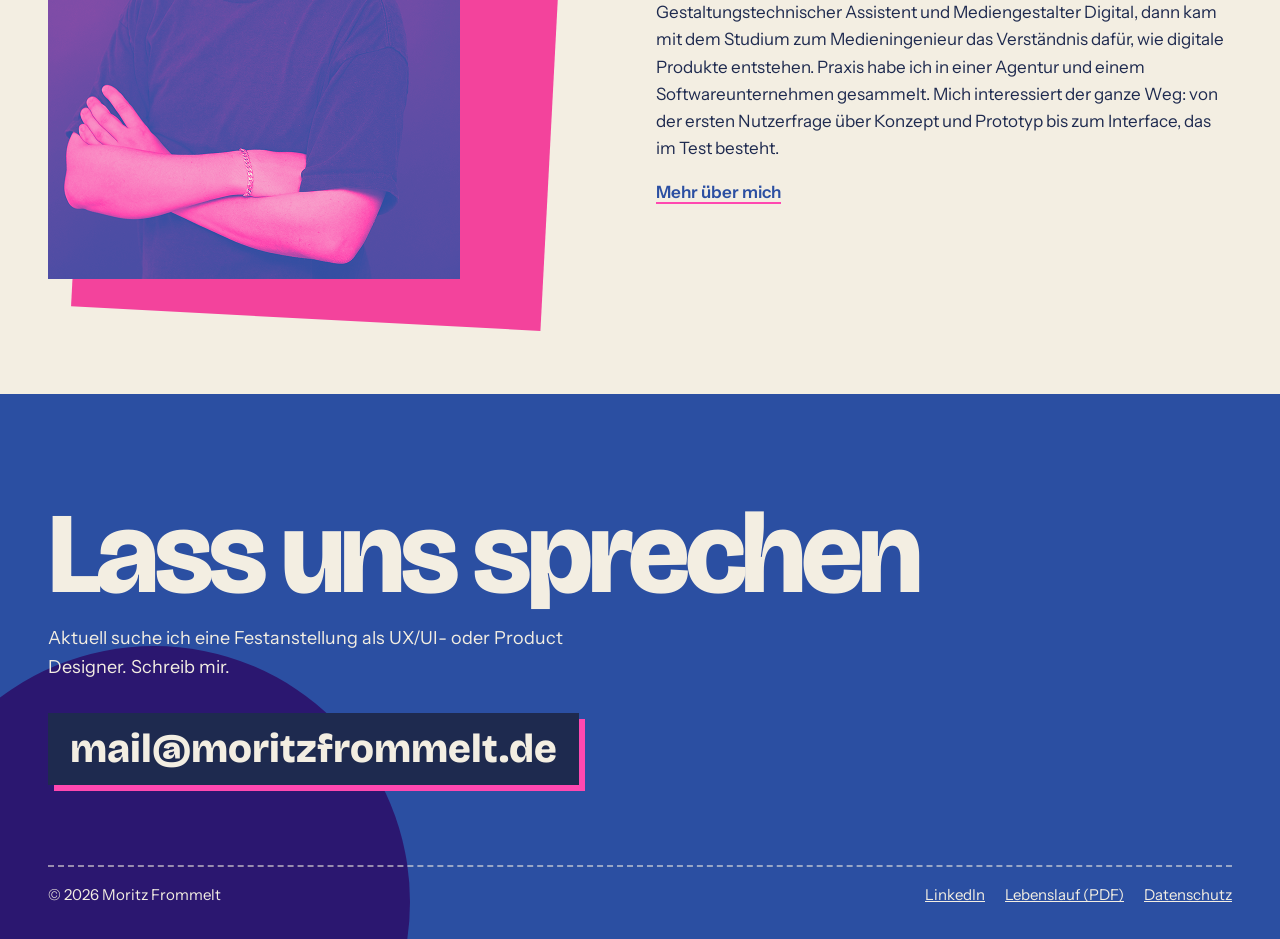
<file: design-explorations/style-3-riso.html>
<!doctype html>
<html lang="de">
<head>
  <meta charset="utf-8">
  <meta name="viewport" content="width=device-width, initial-scale=1">
  <meta name="robots" content="noindex, nofollow">
  <title>Style 3, Druckerei Riso</title>
  <!-- Exploration: Fonts über Google Fonts, final lokal einbinden -->
  <link rel="preconnect" href="https://fonts.googleapis.com">
  <link rel="preconnect" href="https://fonts.gstatic.com" crossorigin>
  <link href="https://fonts.googleapis.com/css2?family=Bricolage+Grotesque:opsz,wght@12..96,500;12..96,800&family=Instrument+Sans:wght@400;500;600&display=swap" rel="stylesheet">
  <style>
    :root {
      --paper: #F3EEE2;
      --pink: #FF48B0;            /* Riso Fluorescent Pink: nur Flächen */
      --blue: #2B4FA2;            /* Riso Medium Blue: Text, 7:1 auf --paper */
      --ink: #1E2A4F;             /* Blau überdruckt, Fließtext */
      --display: "Bricolage Grotesque", system-ui, sans-serif;
      --text: "Instrument Sans", system-ui, sans-serif;
      --gutter: clamp(1rem, 4vw, 3rem);
      --max: 84rem;
      --mis: 4px;                 /* Passerversatz */
    }
    *, *::before, *::after { box-sizing: border-box; }
    body { margin: 0; background: var(--paper); color: var(--ink); font: 400 1.0625rem/1.6 var(--text); -webkit-font-smoothing: antialiased; }
    img { display: block; max-width: 100%; height: auto; }
    a { color: inherit; }
    :focus-visible { outline: 3px solid var(--blue); outline-offset: 3px; }
    .wrap { max-width: var(--max); margin: 0 auto; padding: 0 var(--gutter); }

    /* Körnung über allem, multipliziert wie Papierstruktur */
    .grain {
      position: fixed; inset: -50%; pointer-events: none; z-index: 50; opacity: .35; mix-blend-mode: multiply;
      background-image: url("data:image/svg+xml,%3Csvg xmlns='http://www.w3.org/2000/svg' width='220' height='220'%3E%3Cfilter id='n'%3E%3CfeTurbulence type='fractalNoise' baseFrequency='.85' numOctaves='3' stitchTiles='stitch'/%3E%3CfeColorMatrix values='0 0 0 0 .55 0 0 0 0 .5 0 0 0 0 .45 0 0 0 1.1 -.35'/%3E%3C/filter%3E%3Crect width='100%25' height='100%25' filter='url(%23n)'/%3E%3C/svg%3E");
    }

    /* Duoton: Graustufen auf Blau (Tiefen), Pink (Mitten), Papier (Lichter) */
    .duo { filter: url(#duotone); }

    /* Zwei Druckplatten: Pink liegt unten, Blau darüber, beide multipliziert */
    .plates { position: relative; display: inline-block; }
    .plates__pink { position: absolute; inset: 0; color: var(--pink); mix-blend-mode: multiply; transform: translate(calc(var(--mis) * 1.5), var(--mis)); transition: transform .25s cubic-bezier(.3,1.6,.5,1); }
    .plates__blue { position: relative; color: var(--blue); mix-blend-mode: multiply; }
    a:hover .plates__pink, .plates:hover .plates__pink { transform: translate(calc(var(--mis) * -2), calc(var(--mis) * 1.5)); }

    /* Navigation */
    .nav { padding-block: 1.25rem; display: flex; justify-content: space-between; align-items: center; gap: 1rem; flex-wrap: wrap; }
    .nav__id { font: 800 1.25rem/1 var(--display); text-decoration: none; color: var(--blue); }
    .nav ul { list-style: none; margin: 0; padding: 0; display: flex; gap: .5rem; flex-wrap: wrap; }
    .nav li a { display: block; padding: .45rem .9rem; border: 2px solid var(--blue); border-radius: 999px; text-decoration: none; font-weight: 600; font-size: .9375rem; color: var(--blue); background: var(--paper); box-shadow: 3px 3px 0 var(--pink); transition: transform .18s, box-shadow .18s; }
    .nav li a:hover { transform: translate(-2px, -2px); box-shadow: 5px 5px 0 var(--pink); }

    /* Hero */
    .hero { position: relative; padding-block: clamp(2.5rem, 7vw, 6rem) clamp(3rem, 8vw, 7rem); overflow: hidden; }
    .hero__dot { position: absolute; right: clamp(-6rem, -4vw, -2rem); top: clamp(1rem, 4vw, 3rem); width: clamp(13rem, 38vw, 34rem); aspect-ratio: 1; border-radius: 50%; background: var(--pink); mix-blend-mode: multiply; }
    .hero__bar { position: absolute; left: 0; bottom: clamp(.5rem, 2vw, 1.5rem); width: 62%; height: clamp(1rem, 2vw, 1.75rem); background: var(--blue); opacity: .9; mix-blend-mode: multiply; transform: rotate(-2deg); transform-origin: left; }
    .hero__label { position: relative; display: inline-block; font-weight: 600; text-transform: uppercase; letter-spacing: .08em; font-size: .8125rem; color: var(--blue); margin: 0 0 1.25rem; }
    .hero h1 { position: relative; margin: 0; font: 800 clamp(3.5rem, 14vw, 13rem)/.84 var(--display); letter-spacing: -.045em; }
    .hero__pos { position: relative; max-width: 30em; margin: clamp(2rem, 4vw, 3rem) 0 0; font: 500 clamp(1.25rem, 2.3vw, 1.75rem)/1.3 var(--display); color: var(--ink); }
    .hero__pos mark { background: none; color: inherit; box-shadow: inset 0 -.45em 0 color-mix(in srgb, var(--pink) 55%, transparent); }

    /* Sektionen */
    .section { padding-block: clamp(4rem, 9vw, 8rem); }
    .sec-title { margin: 0 0 clamp(2.5rem, 5vw, 4rem); font: 800 clamp(2.5rem, 7vw, 5.5rem)/.9 var(--display); letter-spacing: -.035em; }
    .sec-label { display: block; font-weight: 600; text-transform: uppercase; letter-spacing: .08em; font-size: .8125rem; color: var(--blue); margin-bottom: .75rem; }

    /* Case Studies */
    .cases { display: grid; grid-template-columns: repeat(12, 1fr); gap: clamp(3rem, 6vw, 5rem) clamp(1rem, 2.5vw, 2rem); }
    .case { position: relative; grid-column: span 6; }
    .case:nth-child(2) { margin-top: clamp(0rem, 10vw, 9rem); }
    .case__print { position: relative; display: block; text-decoration: none; }
    .case__print::before { content: ""; position: absolute; inset: 0; background: var(--pink); mix-blend-mode: multiply; transform: translate(10px, 10px); transition: transform .25s cubic-bezier(.3,1.6,.5,1); }
    .case__print:hover::before { transform: translate(-8px, 14px) rotate(-1deg); }
    .case__img { position: relative; background: var(--paper); aspect-ratio: 4 / 3; overflow: hidden; border: 2px solid var(--blue); }
    .case__img img { width: 100%; height: 100%; object-fit: cover; object-position: top; mix-blend-mode: multiply; }
    .case__img--phone { display: grid; place-items: end center; }
    .case__img--phone img { width: 52%; height: auto; transform: translateY(18%); }
    .case__num { position: absolute; z-index: 2; top: -1.5rem; left: -.5rem; font: 800 4.5rem/1 var(--display); }
    .case h3 { margin: 1.75rem 0 .75rem; font: 800 clamp(1.75rem, 3vw, 2.5rem)/1 var(--display); letter-spacing: -.02em; color: var(--blue); }
    .case h3 a { text-decoration: none; }
    .case p { margin: 0 0 1rem; max-width: 34em; }
    .chips { list-style: none; display: flex; flex-wrap: wrap; gap: .4rem; margin: 0 0 1.25rem; padding: 0; }
    .chips li { font-size: .8125rem; font-weight: 600; padding: .2rem .65rem; border: 1.5px solid var(--blue); border-radius: 999px; color: var(--blue); }
    .more { font-weight: 600; color: var(--blue); text-decoration-thickness: 2px; text-underline-offset: .25em; text-decoration-color: var(--pink); }

    /* Weitere Projekte: Druckbogen mit Streifen */
    .others { display: grid; grid-template-columns: repeat(auto-fill, minmax(min(100%, 15rem), 1fr)); gap: 2rem 1.5rem; list-style: none; margin: 0; padding: 0; }
    .other img { aspect-ratio: 8 / 5; object-fit: cover; border: 2px solid var(--blue); margin-bottom: .9rem; mix-blend-mode: multiply; transition: transform .2s; }
    .other:nth-child(odd) img { transform: rotate(-1.2deg); }
    .other:nth-child(even) img { transform: rotate(1deg); }
    .other:hover img { transform: rotate(0) translate(-3px, -3px); }
    .other .tag { font-size: .75rem; font-weight: 600; text-transform: uppercase; letter-spacing: .06em; color: var(--blue); }
    .other h3 { margin: .2rem 0 .35rem; font: 800 1.375rem/1.1 var(--display); color: var(--blue); }
    .other p { margin: 0; font-size: .9375rem; }

    /* Über mich */
    .about { display: grid; grid-template-columns: repeat(12, 1fr); gap: 2rem; align-items: center; }
    .about__photo { grid-column: 1 / span 5; position: relative; margin: 0; }
    .about__photo::before { content: ""; position: absolute; inset: 6% -7% -7% 8%; background: var(--pink); mix-blend-mode: multiply; transform: rotate(3deg); }
    .about__photo img { position: relative; }
    .about__text { grid-column: 7 / span 6; }
    .about__text p { max-width: 36em; }

    /* Footer */
    .footer { position: relative; overflow: hidden; background: var(--blue); color: var(--paper); padding-block: clamp(4rem, 9vw, 7rem) 2rem; }
    .footer::before { content: ""; position: absolute; width: clamp(16rem, 40vw, 34rem); aspect-ratio: 1; border-radius: 50%; background: var(--pink); left: -8%; bottom: -40%; mix-blend-mode: multiply; }
    .footer .wrap { position: relative; }
    .footer h2 { margin: 0 0 1.25rem; font: 800 clamp(2.75rem, 9vw, 8rem)/.85 var(--display); letter-spacing: -.045em; }
    .footer p { max-width: 32em; margin: 0 0 2rem; font-size: 1.125rem; }
    .footer__mail { display: inline-block; font: 800 clamp(1.25rem, 3.4vw, 2.5rem)/1.1 var(--display); color: var(--paper); text-decoration: none; background: var(--ink); padding: .35em .55em; box-shadow: 6px 6px 0 var(--pink); transition: transform .18s, box-shadow .18s; overflow-wrap: anywhere; }
    .footer__mail:hover { transform: translate(-3px, -3px); box-shadow: 10px 10px 0 var(--pink); }
    .footer__base { display: flex; justify-content: space-between; gap: 1rem; flex-wrap: wrap; margin-top: clamp(3rem, 7vw, 5rem); padding-top: 1rem; border-top: 2px dashed color-mix(in srgb, var(--paper) 55%, transparent); font-size: .9375rem; }
    .footer__base ul { list-style: none; display: flex; gap: 1.25rem; flex-wrap: wrap; margin: 0; padding: 0; }
    .footer :focus-visible { outline-color: var(--paper); }

    @media (max-width: 60em) {
      .case { grid-column: 1 / -1; }
      .case:nth-child(2) { margin-top: 0; }
      .about__photo { grid-column: 1 / span 6; }
      .about__text { grid-column: 1 / -1; }
    }
    @media (max-width: 40em) {
      .about__photo { grid-column: 1 / span 9; }
      .hero__bar { width: 85%; }
      .case__num { font-size: 3.5rem; top: -1.25rem; }
    }
    @media (prefers-reduced-motion: reduce) {
      *, *::before, *::after { transition: none !important; }
    }
  </style>
</head>
<body>
  <svg width="0" height="0" style="position:absolute" aria-hidden="true">
    <filter id="duotone" color-interpolation-filters="sRGB">
      <feColorMatrix type="saturate" values="0"/>
      <feComponentTransfer>
        <feFuncR type="table" tableValues=".169 1 .953"/>
        <feFuncG type="table" tableValues=".310 .282 .933"/>
        <feFuncB type="table" tableValues=".635 .690 .886"/>
      </feComponentTransfer>
    </filter>
  </svg>
  <div class="grain" aria-hidden="true"></div>

  <header class="wrap nav">
    <a class="nav__id" href="style-3-riso.html">Moritz Frommelt</a>
    <nav aria-label="Hauptnavigation">
      <ul>
        <li><a href="#projekte">Case Studies</a></li>
        <li><a href="#weitere">Weitere Projekte</a></li>
        <li><a href="#ueber">Über mich</a></li>
        <li><a href="#kontakt">Kontakt</a></li>
      </ul>
    </nav>
  </header>

  <main>
    <section class="hero" aria-labelledby="hero-titel">
      <span class="hero__dot" aria-hidden="true"></span>
      <span class="hero__bar" aria-hidden="true"></span>
      <div class="wrap">
        <p class="hero__label">UX/UI &amp; Product Designer aus Kiel</p>
        <h1 id="hero-titel"><span class="plates"><span class="plates__pink" aria-hidden="true">Moritz<br>Frommelt</span><span class="plates__blue">Moritz<br>Frommelt</span></span></h1>
        <p class="hero__pos">Von Research bis Designsystem, mit <mark>Blick für Details</mark> und Freude an guten Lösungen.</p>
      </div>
    </section>

    <section class="section" id="projekte" aria-labelledby="projekte-titel">
      <div class="wrap">
        <span class="sec-label">Case Studies</span>
        <h2 class="sec-title" id="projekte-titel"><span class="plates"><span class="plates__pink" aria-hidden="true">Ausgewählte Projekte</span><span class="plates__blue">Ausgewählte Projekte</span></span></h2>
        <div class="cases">
          <article class="case">
            <a class="case__print" href="../case-fueling-calculator.html" tabindex="-1" aria-hidden="true">
              <span class="case__num"><span class="plates"><span class="plates__pink">01</span><span class="plates__blue">01</span></span></span>
              <div class="case__img case__img--phone"><img class="duo" src="../media/aktuelle%20Screens/MF2%20–%20Plan%20–%20Übersicht.jpg" width="390" height="844" loading="lazy" decoding="async" alt=""></div>
            </a>
            <h3><a href="../case-fueling-calculator.html">Fueling Calculator</a></h3>
            <ul class="chips"><li>Mobile App</li><li>Einzelprojekt</li><li>2026</li></ul>
            <p>Viele Ausdauersportler:innen kennen ihr g/h-Ziel, wissen aber nicht, was sie konkret einpacken sollen. Der Fueling Calculator übersetzt die Theorie in einen Packplan pro Flasche und Tasche: markenneutral und transparent darüber, was geschätzt ist.</p>
            <a class="more" href="../case-fueling-calculator.html">Case Study lesen</a>
          </article>
          <article class="case">
            <a class="case__print" href="../case-second-brain.html" tabindex="-1" aria-hidden="true">
              <span class="case__num"><span class="plates"><span class="plates__pink">02</span><span class="plates__blue">02</span></span></span>
              <div class="case__img"><img class="duo" src="../media/second-brain/startseite.jpg" width="1440" height="1024" loading="lazy" decoding="async" alt=""></div>
            </a>
            <h3><a href="../case-second-brain.html">Second Brain</a></h3>
            <ul class="chips"><li>Bachelorarbeit</li><li>FH Kiel</li><li>2025</li></ul>
            <p>Die Second-Brain-Methode verspricht Entlastung, doch gängige Notizen-Apps lassen Nutzer:innen mit der Umsetzung allein. Mein Konzept baut die Methode direkt ein: vorgegebene PARA-Struktur, vier Arbeitsbereiche nach CODE und eine geführte Verdichtung.</p>
            <a class="more" href="../case-second-brain.html">Case Study lesen</a>
          </article>
        </div>
      </div>
    </section>

    <section class="section" id="weitere" aria-labelledby="weitere-titel" style="padding-top:0">
      <div class="wrap">
        <span class="sec-label">Weitere Projekte</span>
        <h2 class="sec-title" id="weitere-titel" style="font-size:clamp(2rem,5vw,3.75rem)">Was sonst noch entstanden ist</h2>
        <ul class="others">
          <li class="other"><img class="duo" src="../media/tile-smart-home-energie.png" width="800" height="500" loading="lazy" decoding="async" alt="Tablet-Dashboard „Energie Dashboard“ mit Kacheln zu Erzeugung, Verbrauch, Speicher und Netzeinspeisung"><span class="tag">Tablet-App</span><h3>Smart Home Energie Control</h3><p>Erzeugung, Eigenverbrauch und Netzeinspeisung auf einen Blick.</p></li>
          <li class="other"><img class="duo" src="../media/tile-reise-app.png" width="800" height="500" loading="lazy" decoding="async" alt="Drei Screens der Reise-App: CO₂-Rechner, Auswahl des Transportmittels, Startseite"><span class="tag">Mobile App</span><h3>Nachhaltiges Reisen</h3><p>CO₂-Ausstoß je Transportmittel vergleichbar machen. Im Team erarbeitet.</p></li>
          <li class="other"><img class="duo" src="../media/tile-shhb-jahrbuecher.png" width="800" height="500" loading="lazy" decoding="async" alt="Startseite der SHHB-Jahrbücher-Website mit klickbarer Karte der Kreise Schleswig-Holsteins"><span class="tag">Website</span><h3>SHHB Digitale Jahrbücher</h3><p>Jahrbücher über eine Karte der Kreise erschließen. Umsetzung bei mir.</p></li>
          <li class="other"><img class="duo" src="../media/tile-bewaesserung-app.png" width="800" height="500" loading="lazy" decoding="async" alt="Zwei Wireframe-Screens der Bewässerungs-App EasyWater"><span class="tag">Mobile App</span><h3>Bewässerungs-App</h3><p>Vom Papierprototyp bis zum Wireframe.</p></li>
          <li class="other"><img class="duo" src="../media/tile-green-data.png" width="800" height="500" loading="lazy" decoding="async" alt="Upload-Wizard von Green Data, Schritt 2 von 4"><span class="tag">Web-App, Challenge</span><h3>Green Data Inbound-Tool</h3><p>KI liest Dokumente aus und markiert unsichere Werte.</p></li>
        </ul>
      </div>
    </section>

    <section class="section" id="ueber" aria-labelledby="ueber-titel" style="padding-top:0">
      <div class="wrap about">
        <figure class="about__photo">
          <img class="duo" src="../media/profil/pb_komprimiert_v3.jpg" width="412" height="577" loading="lazy" decoding="async" alt="Moritz Frommelt, lächelnd, mit verschränkten Armen">
        </figure>
        <div class="about__text">
          <span class="sec-label">Über mich</span>
          <h2 class="sec-title" id="ueber-titel" style="margin-bottom:1.5rem"><span class="plates"><span class="plates__pink" aria-hidden="true">Hallo, ich bin Moritz.</span><span class="plates__blue">Hallo, ich bin Moritz.</span></span></h2>
          <p>Ich bin UX-/UI-Designer aus Kiel. Angefangen habe ich mit Gestaltung: als Gestaltungstechnischer Assistent und Mediengestalter Digital, dann kam mit dem Studium zum Medieningenieur das Verständnis dafür, wie digitale Produkte entstehen. Praxis habe ich in einer Agentur und einem Softwareunternehmen gesammelt. Mich interessiert der ganze Weg: von der ersten Nutzerfrage über Konzept und Prototyp bis zum Interface, das im Test besteht.</p>
          <p><a class="more" href="../ueber-mich.html">Mehr über mich</a></p>
        </div>
      </div>
    </section>
  </main>

  <footer class="footer" id="kontakt">
    <div class="wrap">
      <h2>Lass uns sprechen</h2>
      <p>Aktuell suche ich eine Festanstellung als UX/UI- oder Product Designer. Schreib mir.</p>
      <a class="footer__mail" href="mailto:mail@moritzfrommelt.de">mail@moritzfrommelt.de</a>
      <div class="footer__base">
        <span>© 2026 Moritz Frommelt</span>
        <ul>
          <li><a href="https://www.linkedin.com/in/moritzfrommelt" target="_blank" rel="noopener">LinkedIn</a></li>
          <li><a href="../unterlagen/Lebenslauf_Moritz-Frommelt_final.pdf">Lebenslauf (PDF)</a></li>
          <li><a href="../datenschutz.html">Datenschutz</a></li>
        </ul>
      </div>
    </div>
  </footer>
</body>
</html>
</file>
<file: style.css>
/* ==========================================================================
   Portfolio Moritz Frommelt – style.css
   1. Variablen (alle Werte stehen nur hier)
   2. Schrift
   3. Grundlagen
   4. Layout
   5. Komponenten
   6. Seiten-Abschnitte
   7. Platzhalter
   8. Bewegung und Transparenz
   Hinweis: Media Queries können keine Variablen lesen – Breakpoints stehen
   deshalb als Zahl in der Query (40em = 640 px, 60em = 960 px).
   ========================================================================== */

/* 1 · Variablen ----------------------------------------------------------- */
:root {
  color-scheme: light;

  /* Farben – Light */
  --color-bg: #F6F6FB;
  --color-surface: #FFFFFF;
  --color-surface-tint: #ECEEFB;
  --color-stage: #E3E5F3;
  --color-stage-light: #E3E5F3; /* App-Komponenten sind für hellen Grund gebaut; bleibt hell, falls Dark Mode zurückkommt */
  --color-text: #17173A;
  --color-text-muted: #4D4E6E;
  --color-primary: #3D3C8C;
  --color-on-primary: #FFFFFF;
  --color-accent: #FFB45E;
  --color-on-accent: #17173A;
  --color-accent-soft: #FFE6C9;
  --color-glow-accent: var(--color-accent-soft);
  --color-glow-primary: var(--color-surface-tint);
  --color-border: #D4D7EA;
  --color-placeholder: #E6E6E9;
  --color-placeholder-text: #4A4A55;
  --color-placeholder-border: #9A9AA6;
  --color-glass: rgb(255 255 255 / 0.72);
  --color-glass-border: rgb(23 23 58 / 0.10);
  --color-shadow: rgb(23 23 58 / 0.10);

  /* Schrift */
  --font-sans: "Manrope", system-ui, -apple-system, "Segoe UI", Roboto, sans-serif;
  --weight-regular: 400;
  --weight-medium: 500;
  --weight-semibold: 600;
  --weight-bold: 700;
  --weight-extrabold: 800;

  --text-xs: 0.8125rem;
  --text-sm: 0.9375rem;
  --text-base: 1.0625rem;
  --text-lg: 1.3125rem;
  --text-xl: 1.625rem;
  --text-2xs: 0.6875rem;
  --text-2xl: clamp(1.75rem, 4vw, 2.0625rem);
  --text-h2: clamp(2rem, 5vw, 2.5rem);
  --text-3xl: clamp(2.125rem, 6vw, 3.25rem);
  --text-hero: clamp(1.75rem, 4.5vw, 2.75rem);
  --text-stat: clamp(2.5rem, 7vw, 3.5rem);

  --leading-tight: 1.15;
  --leading-snug: 1.35;
  --leading-body: 1.6;
  --tracking-caps: 0.08em;
  --tracking-tight: -0.02em;

  /* Abstände (4er-Raster) */
  --space-1: 0.25rem;
  --space-2: 0.5rem;
  --space-3: 0.75rem;
  --space-4: 1rem;
  --space-5: 1.5rem;
  --space-6: 2rem;
  --space-7: 3rem;
  --space-8: 4rem;
  --space-9: 6rem;
  --space-10: 8rem;

  /* Radien */
  --radius-sm: 0.5rem;
  --radius-md: 1rem;
  --radius-lg: 1.5rem;
  --radius-pill: 999px;

  /* Linien, Schatten, Glas */
  --border-width: 1px;
  --border-width-strong: 2px;
  --focus-width: 3px;
  --focus-offset: 3px;
  --shadow-card: 0 1px 2px var(--color-shadow), 0 8px 24px var(--color-shadow);
  --shadow-screen: 0 4px 16px var(--color-shadow);
  --blur-glass: 16px;
  --shadow-glow: none;

  /* Layout */
  --width-text: 40rem;
  --width-content: 72rem;
  --width-header: 80rem;
  --width-screen: 16.25rem;
  --width-portrait: 18rem;
  --width-avatar: 6rem;
  --size-icon: 1em;
  --gutter: var(--space-4);
  --header-offset: 6rem;
  --tabs-top: 5rem;
  --height-tabs: 3.5rem;
  --width-timeline-label: 11rem;
  --width-turn-label: 13rem;
  --width-statement: 30ch;
  --size-icon-label: 1.125rem;
  --width-table: 34rem;
  --height-fuel-bar: 3rem;
  --text-ph: 0.92em;
  --glow-size: 50%;

  /* Bewegung */
  --duration-fast: 150ms;
  --easing: ease-out;
}

@media (min-width: 40em) {
  :root { --gutter: var(--space-6); }
}

/* 2 · Schrift ------------------------------------------------------------- */
@font-face {
  font-family: "Manrope";
  src: url("media/fonts/Manrope-Regular.ttf") format("truetype");
  font-weight: 400;
  font-display: swap;
}
@font-face {
  font-family: "Manrope";
  src: url("media/fonts/Manrope-Medium.ttf") format("truetype");
  font-weight: 500;
  font-display: swap;
}
@font-face {
  font-family: "Manrope";
  src: url("media/fonts/Manrope-SemiBold.ttf") format("truetype");
  font-weight: 600;
  font-display: swap;
}
@font-face {
  font-family: "Manrope";
  src: url("media/fonts/Manrope-Bold.ttf") format("truetype");
  font-weight: 700;
  font-display: swap;
}
@font-face {
  font-family: "Manrope";
  src: url("media/fonts/Manrope-ExtraBold.ttf") format("truetype");
  font-weight: 800;
  font-display: swap;
}

/* 3 · Grundlagen ---------------------------------------------------------- */
*,
*::before,
*::after { box-sizing: border-box; }

html {
  scroll-behavior: smooth;
  scroll-padding-top: var(--header-offset);
  -webkit-text-size-adjust: 100%;
}

body {
  margin: 0;
  background: var(--color-bg);
  color: var(--color-text);
  font-family: var(--font-sans);
  font-size: var(--text-base);
  font-weight: var(--weight-regular);
  line-height: var(--leading-body);
  overflow-wrap: break-word;
  hyphens: auto;
}

h1, h2, h3, h4 {
  margin: 0;
  line-height: var(--leading-tight);
  letter-spacing: var(--tracking-tight);
  font-weight: var(--weight-extrabold);
  text-wrap: balance;
}
h1 { font-size: var(--text-3xl); }
h2 { font-size: var(--text-h2); }
h3 { font-size: var(--text-lg); font-weight: var(--weight-bold); }
h4 { font-size: var(--text-base); font-weight: var(--weight-bold); }

p { margin: 0; max-width: var(--width-text); }
p + p { margin-top: var(--space-4); }

img, svg { display: block; max-width: 100%; height: auto; }

a { color: var(--color-primary); text-underline-offset: 0.2em; }
a:hover { text-decoration-thickness: var(--border-width-strong); }

:focus-visible {
  outline: var(--focus-width) solid var(--color-primary);
  outline-offset: var(--focus-offset);
  border-radius: var(--radius-sm);
}

ul { margin: 0; padding-left: var(--space-5); }

.visually-hidden {
  position: absolute;
  width: 1px;
  height: 1px;
  overflow: hidden;
  clip-path: inset(50%);
  white-space: nowrap;
}

.skip-link {
  position: absolute;
  left: var(--space-4);
  top: var(--space-4);
  z-index: 100;
  padding: var(--space-3) var(--space-5);
  background: var(--color-primary);
  color: var(--color-on-primary);
  font-weight: var(--weight-bold);
  border-radius: var(--radius-pill);
  transform: translateY(-200%);
}
.skip-link:focus { transform: none; }

/* 4 · Layout -------------------------------------------------------------- */
.container {
  width: 100%;
  max-width: calc(var(--width-content) + 2 * var(--gutter));
  margin-inline: auto;
  padding-inline: var(--gutter);
}

.section { padding-block: var(--space-8); }
.section--tint { background: var(--color-surface-tint); }
.section__head { margin-bottom: var(--space-6); }
.section__head > * + * { margin-top: var(--space-3); }

.stack > * + * { margin-top: var(--space-4); }
.stack-lg > * + * { margin-top: var(--space-6); }

.grid { display: grid; gap: var(--space-5); grid-template-columns: minmax(0, 1fr); }

/* Einspaltige Raster dürfen nie breiter als der Bildschirm werden */
.case-card, .about, .persona, .turn, .turn__row, .meta, .glance dl, .timeline li, .screens { grid-template-columns: minmax(0, 1fr); }

@media (min-width: 40em) {
  .grid--2 { grid-template-columns: repeat(2, minmax(0, 1fr)); }
  .grid--3 { grid-template-columns: repeat(2, minmax(0, 1fr)); }
}
@media (min-width: 60em) {
  .section { padding-block: var(--space-9); }
  .grid--3 { grid-template-columns: repeat(3, minmax(0, 1fr)); }
}

/* 5 · Komponenten --------------------------------------------------------- */

/* Kopfzeile mit Glas */
.site-header {
  position: relative;
  z-index: 50;
  width: 100%;
  max-width: calc(var(--width-header) + 2 * var(--gutter));
  margin-inline: auto;
  padding-inline: var(--gutter);
}
.site-header__bar {
  display: flex;
  flex-wrap: wrap;
  align-items: center;
  gap: var(--space-2) var(--space-4);
  padding: var(--space-2) var(--space-2) var(--space-2) var(--space-5);
  background: var(--color-glass);
  border: var(--border-width) solid var(--color-glass-border);
  border-radius: var(--radius-lg);
  box-shadow: var(--shadow-card);
  -webkit-backdrop-filter: blur(var(--blur-glass));
  backdrop-filter: blur(var(--blur-glass));
}
.site-header__name {
  font-weight: var(--weight-extrabold);
  color: var(--color-text);
  text-decoration: none;
  margin-right: auto;
}
.site-nav { order: 3; width: 100%; }
.site-nav ul {
  display: flex;
  gap: var(--space-1);
  list-style: none;
  padding: 0;
  overflow-x: auto;
}
.site-nav a {
  display: inline-block;
  padding: var(--space-2) var(--space-3);
  color: var(--color-text);
  font-size: var(--text-sm);
  font-weight: var(--weight-semibold);
  text-decoration: none;
  white-space: nowrap;
  border-radius: var(--radius-pill);
}
.site-nav a:hover { background: var(--color-surface-tint); }
.site-nav a[aria-current="page"] {
  text-decoration: underline;
  text-decoration-thickness: var(--border-width-strong);
  text-underline-offset: 0.2em;
}

@media (min-width: 60em) {
  /* fixed statt sticky: eine sticky-Kachel bleibt nur innerhalb ihres
     Elternelements haften – die Hero-Zone ist dafür zu kurz. Fixed löst
     den Header vollständig aus dem Fluss, unabhängig von deren Höhe. */
  .site-header { position: fixed; top: var(--space-3); left: 0; right: 0; }
  .site-header__bar { border-radius: var(--radius-pill); flex-wrap: nowrap; }
  .site-nav { order: 0; width: auto; }
}

/* Buttons */
.button {
  display: inline-flex;
  align-items: center;
  gap: var(--space-2);
  padding: var(--space-3) var(--space-5);
  font-weight: var(--weight-bold);
  text-decoration: none;
  border-radius: var(--radius-pill);
  border: var(--border-width-strong) solid var(--color-primary);
}
.button--primary { background: var(--color-primary); color: var(--color-on-primary); box-shadow: var(--shadow-glow); }
.button--secondary { background: transparent; color: var(--color-primary); }
.button:hover { text-decoration: underline; }

/* Überzeile */
.eyebrow {
  display: block;
  font-size: var(--text-xs);
  font-weight: var(--weight-bold);
  letter-spacing: var(--tracking-caps);
  text-transform: uppercase;
  color: var(--color-text-muted);
}
.eyebrow--accent { color: var(--color-primary); }
/* Nummer vor Überzeile oder Titel, mit Abstand statt Trennzeichen */
.label-num { margin-right: var(--space-3); }

.lead { font-size: var(--text-lg); line-height: var(--leading-snug); }
.muted { color: var(--color-text-muted); }

/* Herkunfts-Etiketten: Symbol + Wort, nie nur Farbe */
.tag {
  display: inline-flex;
  align-items: center;
  gap: var(--space-2);
  padding: var(--space-1) var(--space-3);
  font-size: var(--text-xs);
  font-weight: var(--weight-bold);
  letter-spacing: var(--tracking-caps);
  text-transform: uppercase;
  line-height: var(--leading-snug);
  border-radius: var(--radius-pill);
  border: var(--border-width) solid var(--color-border);
  background: var(--color-surface-tint);
  color: var(--color-text);
  -webkit-hyphens: none;
  hyphens: none;
}
.tag svg { width: var(--size-icon); height: var(--size-icon); flex: none; }
.tag { flex-wrap: wrap; max-width: 100%; }
.tag__detail { min-width: 0; }
.tag__detail { font-weight: var(--weight-medium); text-transform: none; letter-spacing: normal; }
.tag--decision { background: var(--color-primary); color: var(--color-on-primary); border-color: var(--color-primary); }
.tag--rejected { background: transparent; border-style: dashed; color: var(--color-text-muted); }
.tag--finding { background: var(--color-accent); color: var(--color-on-accent); border-color: var(--color-accent); }
.tag--status { background: transparent; }

.tag-list { display: flex; flex-wrap: wrap; gap: var(--space-2); list-style: none; padding: 0; }

/* Karten */
.card {
  background: var(--color-surface);
  border: var(--border-width) solid var(--color-border);
  border-radius: var(--radius-lg);
  padding: var(--space-5);
}
@media (min-width: 40em) { .card { padding: var(--space-6); } }
.card--shadow { box-shadow: var(--shadow-card); }

/* Bühne für App-Screens */
.stage {
  background: var(--color-stage);
  border-radius: var(--radius-md);
  padding: var(--space-5);
  display: flex;
  flex-wrap: wrap;
  justify-content: center;
  align-items: flex-start;
  gap: var(--space-5);
}
.stage--wide { padding: var(--space-4); }
.screen {
  width: var(--width-screen);
  max-width: 100%;
  border-radius: var(--radius-md);
  box-shadow: var(--shadow-screen);
}

/* Bild mit Kontextsatz */
.figure { margin: 0; }
.figure img { border-radius: var(--radius-md); }
.figure__caption {
  margin-top: var(--space-3);
  font-size: var(--text-sm);
  color: var(--color-text-muted);
  max-width: var(--width-text);
}
.figure__caption strong { color: var(--color-text); }

/* Kennzahl */
.stat__value {
  display: block;
  font-size: var(--text-stat);
  font-weight: var(--weight-extrabold);
  line-height: var(--leading-tight);
  letter-spacing: var(--tracking-tight);
  color: var(--color-primary);
}
.stat__label { display: block; margin-top: var(--space-2); max-width: var(--width-text); }

/* Meta-Liste (Rolle, Zeitraum …) */
.meta {
  display: grid;
  gap: var(--space-4);
  margin: 0;
}
@media (min-width: 40em) { .meta { grid-template-columns: repeat(2, minmax(0, 1fr)); } }
@media (min-width: 60em) { .meta { grid-template-columns: repeat(4, minmax(0, 1fr)); } }
.meta dt {
  font-size: var(--text-xs);
  font-weight: var(--weight-bold);
  letter-spacing: var(--tracking-caps);
  text-transform: uppercase;
  color: var(--color-text-muted);
}
.meta dd { margin: var(--space-1) 0 0; font-weight: var(--weight-semibold); }

/* 6 · Seiten-Abschnitte --------------------------------------------------- */

/* Kopfzeile + Einstieg: eine gemeinsame Fläche, der Verlauf endet, wo sie endet */
.hero-zone {
  position: relative;
  padding-top: var(--space-3);
  background:
    radial-gradient(circle at 85% 0%, var(--color-glow-accent), transparent var(--glow-size)),
    radial-gradient(circle at 10% 0%, var(--color-glow-primary), transparent var(--glow-size));
}
@media (min-width: 60em) {
  /* Der Header ist ab hier fixed und nimmt keinen Platz im Fluss mehr ein –
     dieser Abstand hält den Hero-Titel darunter frei. */
  .hero-zone { padding-top: var(--header-offset); }
}

/* Einstieg */
.hero {
  padding-block: var(--space-9) var(--space-8);
}
.hero__inner > * + * { margin-top: var(--space-5); }
.hero h1 { max-width: 30ch; font-size: var(--text-hero); }
.hero__actions { display: flex; flex-wrap: wrap; gap: var(--space-3); }
.case-hero h1 { font-size: var(--text-3xl); max-width: 22ch; }

/* Case-Karte */
.case-card {
  display: grid;
  grid-template-columns: minmax(0, 1fr);
  background: var(--color-surface);
  border: var(--border-width) solid var(--color-border);
  border-radius: var(--radius-lg);
  overflow: hidden;
  box-shadow: var(--shadow-card);
}
@media (min-width: 60em) {
  .case-card { grid-template-columns: minmax(0, 1fr) minmax(0, 1fr); }
  .case-card--reverse .case-card__media { order: -1; }
}
.case-card--teaser { box-shadow: none; }

.case-card__content {
  display: flex;
  flex-direction: column;
  gap: var(--space-4);
  padding: var(--space-5);
}
@media (min-width: 40em) { .case-card__content { padding: var(--space-6); } }
@media (min-width: 60em) { .case-card__content { padding: var(--space-7); justify-content: center; } }

.case-card__media {
  background: var(--color-stage);
  display: flex;
  align-items: center;
  justify-content: center;
  padding: var(--space-6);
  min-height: 16rem;
}

.case-card h3 { font-size: var(--text-xl); }
.case-card h3 a { color: var(--color-text); text-decoration: none; }
.case-card h3 a:hover { text-decoration: underline; }

.case-card__divider {
  margin: 0;
  border: none;
  border-top: var(--border-width) solid var(--color-border);
}

.case-stats {
  display: grid;
  grid-template-columns: minmax(0, 1fr);
  gap: var(--space-4);
  margin: 0;
}
.case-stats__item {
  display: flex;
  flex-direction: column;
  align-items: flex-start;
  gap: var(--space-2);
  padding-top: var(--space-4);
  border-top: var(--border-width) solid var(--color-border);
}
.case-stats__item:first-child { padding-top: 0; border-top: none; }

@media (min-width: 30em) {
  .case-stats { grid-template-columns: repeat(3, minmax(0, 1fr)); gap: var(--space-5); align-items: start; }
  .case-stats__item {
    padding-top: 0;
    border-top: none;
    padding-left: var(--space-5);
    border-left: var(--border-width) solid var(--color-border);
  }
  .case-stats__item:first-child { padding-left: 0; border-left: none; }
}

.case-stats dt {
  margin: 0;
  font-size: var(--text-2xl);
  font-weight: var(--weight-extrabold);
  color: var(--color-text);
  line-height: var(--leading-tight);
  white-space: nowrap;
}
.case-stats dd {
  margin: 0;
  font-size: var(--text-xs);
  color: var(--color-text-muted);
  max-width: 12rem;
}

.tag--kpi {
  padding: var(--space-1) var(--space-2);
  font-size: var(--text-2xs);
  background: var(--color-surface-tint);
  color: var(--color-text-muted);
  border-color: var(--color-border);
}

.case-stats__note {
  margin: 0;
  font-size: var(--text-xs);
  color: var(--color-text-muted);
}

/* Kachel „Weitere Arbeiten" */
.work-tile { display: flex; flex-direction: column; gap: var(--space-3); }
.work-tile img { border-radius: var(--radius-md); }
.work-tile h3 { font-size: var(--text-lg); }

/* Über mich */
.about { display: grid; gap: var(--space-6); }
@media (min-width: 60em) { .about { grid-template-columns: var(--width-portrait) minmax(0, 1fr); align-items: start; } }
.about__portrait { border-radius: var(--radius-lg); width: var(--width-portrait); max-width: 100%; }
.timeline { list-style: none; padding: 0; margin: 0; }
.timeline li {
  display: grid;
  gap: var(--space-1);
  padding-block: var(--space-3);
  border-top: var(--border-width) solid var(--color-border);
}
@media (min-width: 40em) { .timeline li { grid-template-columns: var(--width-timeline-label) minmax(0, 1fr); gap: var(--space-4); } }
.timeline time { font-size: var(--text-sm); font-weight: var(--weight-bold); color: var(--color-text-muted); }
/* Gruppenüberschrift (h3) über einer .inline-list, eine Stufe ruhiger als h3 */
.group-title { font-size: var(--text-base); }
.inline-list { display: flex; flex-wrap: wrap; gap: var(--space-2); list-style: none; padding: 0; }
.inline-list li {
  padding: var(--space-1) var(--space-3);
  font-size: var(--text-sm);
  border: var(--border-width) solid var(--color-border);
  border-radius: var(--radius-pill);
  background: var(--color-surface);
}

/* Kontakt */
.contact { text-align: left; }
.contact__links { display: flex; flex-wrap: wrap; gap: var(--space-3); align-items: center; }

/* Fußzeile */
.site-footer {
  padding-block: var(--space-6);
  border-top: var(--border-width) solid var(--color-border);
  font-size: var(--text-sm);
  color: var(--color-text-muted);
}
.site-footer__inner { display: flex; flex-wrap: wrap; justify-content: space-between; gap: var(--space-3); }
.site-footer ul { display: flex; gap: var(--space-4); list-style: none; padding: 0; }

/* Case Study */
.case-hero { padding-block: var(--space-7) var(--space-6); }
.case-hero__inner > * + * { margin-top: var(--space-5); }
.breadcrumb { font-size: var(--text-sm); font-weight: var(--weight-semibold); }

.glance {
  background: var(--color-surface-tint);
  border-radius: var(--radius-lg);
  padding: var(--space-5);
}
@media (min-width: 40em) { .glance { padding: var(--space-6); } }
.glance dl { display: grid; gap: var(--space-4); margin: var(--space-4) 0 0; }
@media (min-width: 60em) { .glance dl { grid-template-columns: repeat(3, minmax(0, 1fr)); gap: var(--space-6); } }
.glance dt { font-weight: var(--weight-extrabold); }
.glance dd { margin: var(--space-1) 0 0; }

/* Kapitel-Tabs: wie Reiter an einem Papierstapel, kleben unter der Kopfzeile */
.chapter-tabs {
  position: sticky;
  top: 0;
  z-index: 40;
  background: var(--color-bg);
}
@media (min-width: 60em) { .chapter-tabs { top: var(--tabs-top); } }
.chapter-tabs__list {
  display: flex;
  gap: var(--space-1);
  margin: 0;
  padding: var(--space-3) 0 0;
  list-style: none;
  overflow-x: auto;
  scrollbar-width: none;
  border-bottom: var(--border-width) solid var(--color-border);
}
.chapter-tabs__list::-webkit-scrollbar { display: none; }
.chapter-tabs__list li { flex: none; }
.chapter-tabs a {
  display: block;
  margin-bottom: calc(var(--border-width) * -1);
  padding: var(--space-2) var(--space-4);
  font-size: var(--text-sm);
  font-weight: var(--weight-semibold);
  white-space: nowrap;
  text-decoration: none;
  color: var(--color-text-muted);
  background: var(--color-surface-tint);
  border: var(--border-width) solid var(--color-border);
  border-top: var(--focus-width) solid transparent;
  border-radius: var(--radius-sm) var(--radius-sm) 0 0;
}
.chapter-tabs a:hover { color: var(--color-text); }
.chapter-tabs a[aria-current] {
  color: var(--color-text);
  font-weight: var(--weight-bold);
  background: var(--color-bg);
  border-top-color: var(--color-primary);
  border-bottom-color: var(--color-bg);
}
.chapter-tabs a:focus-visible { outline-offset: calc(var(--focus-width) * -1); }
html:has(.chapter-tabs) { scroll-padding-top: var(--height-tabs); }
@media (min-width: 60em) { html:has(.chapter-tabs) { scroll-padding-top: calc(var(--tabs-top) + var(--height-tabs)); } }

.chapter { padding-block: var(--space-7); border-top: var(--border-width) solid var(--color-border); }
.chapter > .container > * + * { margin-top: var(--space-5); }
.chapter__number { color: var(--color-primary); }

/* Wendepunkt */
.turn {
  display: grid;
  gap: var(--space-4);
  background: var(--color-surface);
  border: var(--border-width) solid var(--color-border);
  border-radius: var(--radius-lg);
  padding: var(--space-5);
}
@media (min-width: 40em) { .turn { padding: var(--space-6); } }
.turn__row { display: grid; gap: var(--space-2); }
@media (min-width: 60em) { .turn__row { grid-template-columns: var(--width-turn-label) minmax(0, 1fr); gap: var(--space-4); align-items: start; } }
.turn__rejected p { color: var(--color-text-muted); }

/* Persona */
.persona { display: grid; gap: var(--space-5); }
@media (min-width: 40em) { .persona { grid-template-columns: var(--width-avatar) minmax(0, 1fr); } }
.persona__avatar {
  width: var(--width-avatar);
  aspect-ratio: 1;
  padding: var(--space-4);
  border-radius: var(--radius-pill);
  background: var(--color-surface-tint);
  color: var(--color-text);
}
.persona__avatar svg { width: 100%; height: 100%; }
.persona dl { display: grid; gap: var(--space-4); margin: 0; }
@media (min-width: 60em) { .persona dl { grid-template-columns: repeat(2, minmax(0, 1fr)); } }
.persona dt { font-weight: var(--weight-bold); }
.persona dd { margin: var(--space-1) 0 0; }

.quote {
  margin: 0;
  padding-left: var(--space-5);
  border-left: var(--focus-width) solid var(--color-accent);
  font-size: var(--text-lg);
  line-height: var(--leading-snug);
  font-weight: var(--weight-semibold);
}
.quote footer { margin-top: var(--space-3); }

/* Key Screens */
.screens { display: grid; gap: var(--space-6); }
@media (min-width: 40em) { .screens { grid-template-columns: repeat(2, minmax(0, 1fr)); } }
@media (min-width: 60em) { .screens { grid-template-columns: repeat(3, minmax(0, 1fr)); } }
.screens .stage { padding: var(--space-4); }

/* Speicher-Grafik (Kapitel Problem): Zeitstrahl 0–3:30 h, Spalten im Verhältnis 90 : 120 Minuten */
.fuel { display: grid; gap: var(--space-5); }
.fuel__title {
  margin: 0;
  font-size: var(--text-base);
  font-weight: var(--weight-bold);
  line-height: var(--leading-tight);
}
.fuel__timeline {
  display: grid;
  grid-template-columns: 3fr 4fr;
}
.fuel__cut {
  grid-column: 2;
  padding: 0 0 var(--space-2) var(--space-2);
  border-left: var(--border-width-strong) solid var(--color-text);
  font-size: var(--text-sm);
  font-weight: var(--weight-bold);
}
.fuel__seg { grid-row: 2; height: var(--height-fuel-bar); }
.fuel__seg--store {
  grid-column: 1;
  background: var(--color-primary);
  border-radius: var(--radius-sm) 0 0 var(--radius-sm);
}
.fuel__seg--intake {
  grid-column: 2;
  background: var(--color-accent-soft);
  border: var(--border-width) solid var(--color-accent);
  border-left: var(--border-width-strong) solid var(--color-text);
  border-radius: 0 var(--radius-sm) var(--radius-sm) 0;
}
.fuel__seg-label {
  grid-row: 3;
  margin: var(--space-3) 0 0;
  padding-right: var(--space-3);
  font-size: var(--text-sm);
  font-weight: var(--weight-semibold);
  line-height: var(--leading-snug);
}
.fuel__seg-label--intake { padding: 0 0 0 var(--space-2); }
.fuel__seg-label .muted { font-weight: var(--weight-regular); }
.fuel__time {
  grid-row: 4;
  margin-top: var(--space-3);
  font-size: var(--text-xs);
  font-weight: var(--weight-semibold);
  color: var(--color-text-muted);
}
.fuel__time--cut { grid-column: 2; padding-left: var(--space-2); }
.fuel__time--end { grid-column: 2; justify-self: end; }
.nowrap { white-space: nowrap; }

/* Komponenten-Ausschnitt: eigene Radien der App behalten */
.figure .component-shot { border-radius: 0; }
.stage--light { background: var(--color-stage-light); }

/* Kernaussage: getönte Fläche mit Label (Erkenntnis, HMW-Frage, Lösungsidee) */
.statement {
  max-width: var(--width-text);
  padding: var(--space-5) var(--space-6);
  background: var(--color-surface-tint);
  border-radius: var(--radius-md);
}
.statement__label {
  display: flex;
  align-items: center;
  gap: var(--space-2);
  margin-bottom: var(--space-3);
  font-size: var(--text-xs);
  font-weight: var(--weight-bold);
  letter-spacing: var(--tracking-caps);
  text-transform: uppercase;
  color: var(--color-text-muted);
}
.statement__label svg { width: var(--size-icon-label); height: var(--size-icon-label); flex: none; }
.statement p {
  font-size: var(--text-xl);
  font-weight: var(--weight-medium);
  line-height: var(--leading-snug);
}

/* Vorgehen in vier Schritten */
.steps {
  display: grid;
  gap: var(--space-3);
  grid-template-columns: minmax(0, 1fr);
  list-style: none;
  padding: 0;
  margin: 0;
}
@media (min-width: 40em) { .steps { grid-template-columns: repeat(2, minmax(0, 1fr)); } }
@media (min-width: 60em) { .steps { grid-template-columns: repeat(4, minmax(0, 1fr)); } }
.steps__item {
  background: var(--color-surface);
  border-radius: var(--radius-md);
  padding: var(--space-4);
}
.steps__item p { margin: var(--space-2) 0 0; font-size: var(--text-sm); }

/* Tabelle (KI-Werkzeuge) */
.table-scroll { overflow-x: auto; }
.data-table {
  width: 100%;
  min-width: var(--width-table);
  border-collapse: collapse;
  font-size: var(--text-sm);
}
.data-table th,
.data-table td {
  padding: var(--space-3) var(--space-4) var(--space-3) 0;
  border-bottom: var(--border-width) solid var(--color-border);
  text-align: left;
  vertical-align: top;
}
.data-table thead th {
  font-size: var(--text-xs);
  letter-spacing: var(--tracking-caps);
  text-transform: uppercase;
  color: var(--color-text-muted);
}
.data-table tbody th { font-weight: var(--weight-bold); }

/* Umfrage-Ausschnitt: zeigt einen Bereich des langen Screenshots */
.crop {
  position: relative;
  overflow: hidden;
  border-radius: var(--radius-md);
  background: var(--color-surface);
  aspect-ratio: var(--crop-ratio);
}
.crop img {
  position: absolute;
  max-width: none;
  width: var(--crop-scale);
  left: var(--crop-x);
  top: var(--crop-y);
}

/* 7 · Platzhalter --------------------------------------------------------- */
.ph {
  display: inline;
  padding: 0 var(--space-1);
  background: var(--color-placeholder);
  color: var(--color-placeholder-text);
  border: var(--border-width) dashed var(--color-placeholder-border);
  border-radius: var(--radius-sm);
  font-weight: var(--weight-semibold);
  font-size: var(--text-ph);
  -webkit-box-decoration-break: clone;
  box-decoration-break: clone;
}
.ph-img {
  display: grid;
  place-items: center;
  width: 100%;
  aspect-ratio: var(--ph-ratio, 16 / 10);
  padding: var(--space-4);
  background: var(--color-placeholder);
  color: var(--color-placeholder-text);
  border: var(--border-width-strong) dashed var(--color-placeholder-border);
  border-radius: var(--radius-md);
  font-size: var(--text-sm);
  font-weight: var(--weight-semibold);
  text-align: center;
}

/* 8 · Bewegung und Transparenz ------------------------------------------- */
@media (prefers-reduced-motion: reduce) {
  html { scroll-behavior: auto; }
  *, *::before, *::after { transition: none !important; animation: none !important; }
}

@media (prefers-reduced-transparency: reduce) {
  .site-header__bar {
    background: var(--color-surface);
    -webkit-backdrop-filter: none;
    backdrop-filter: none;
  }
}
@supports not ((backdrop-filter: blur(1px)) or (-webkit-backdrop-filter: blur(1px))) {
  .site-header__bar { background: var(--color-surface); }
}
</file>
